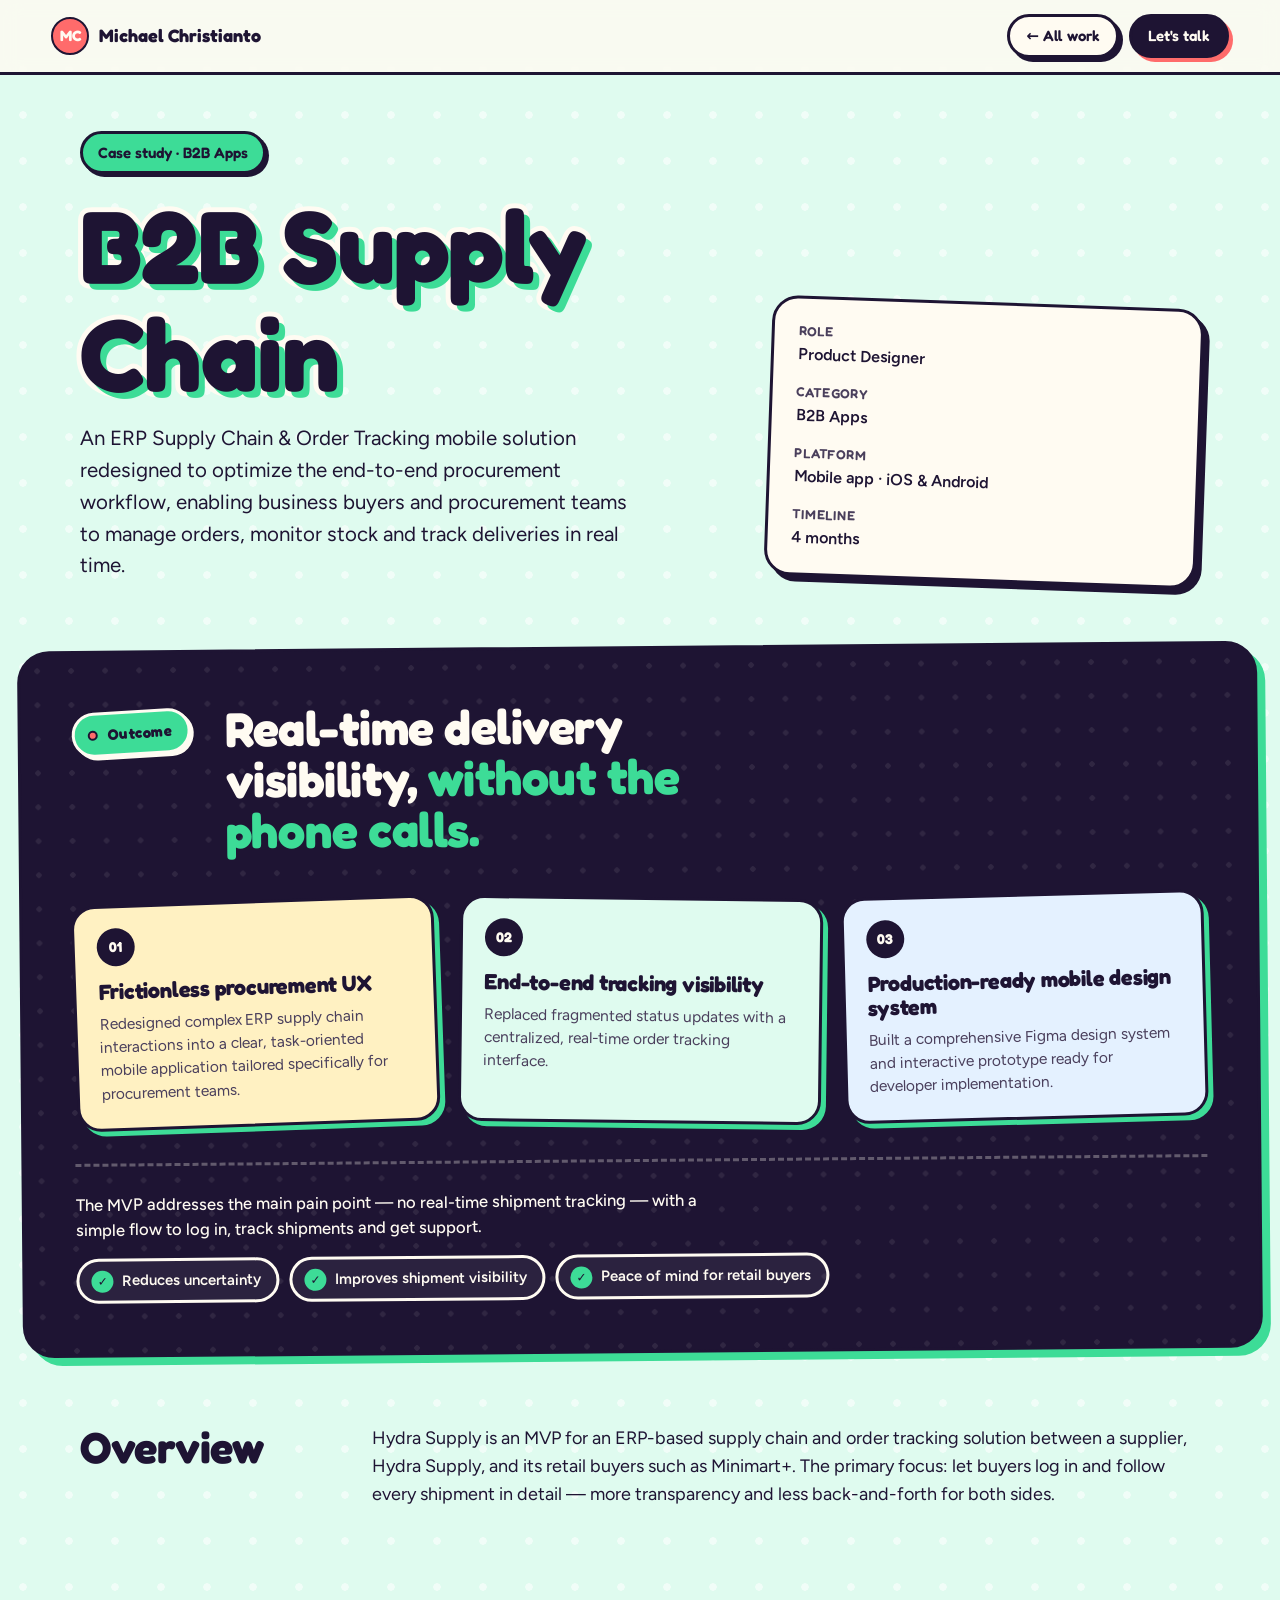
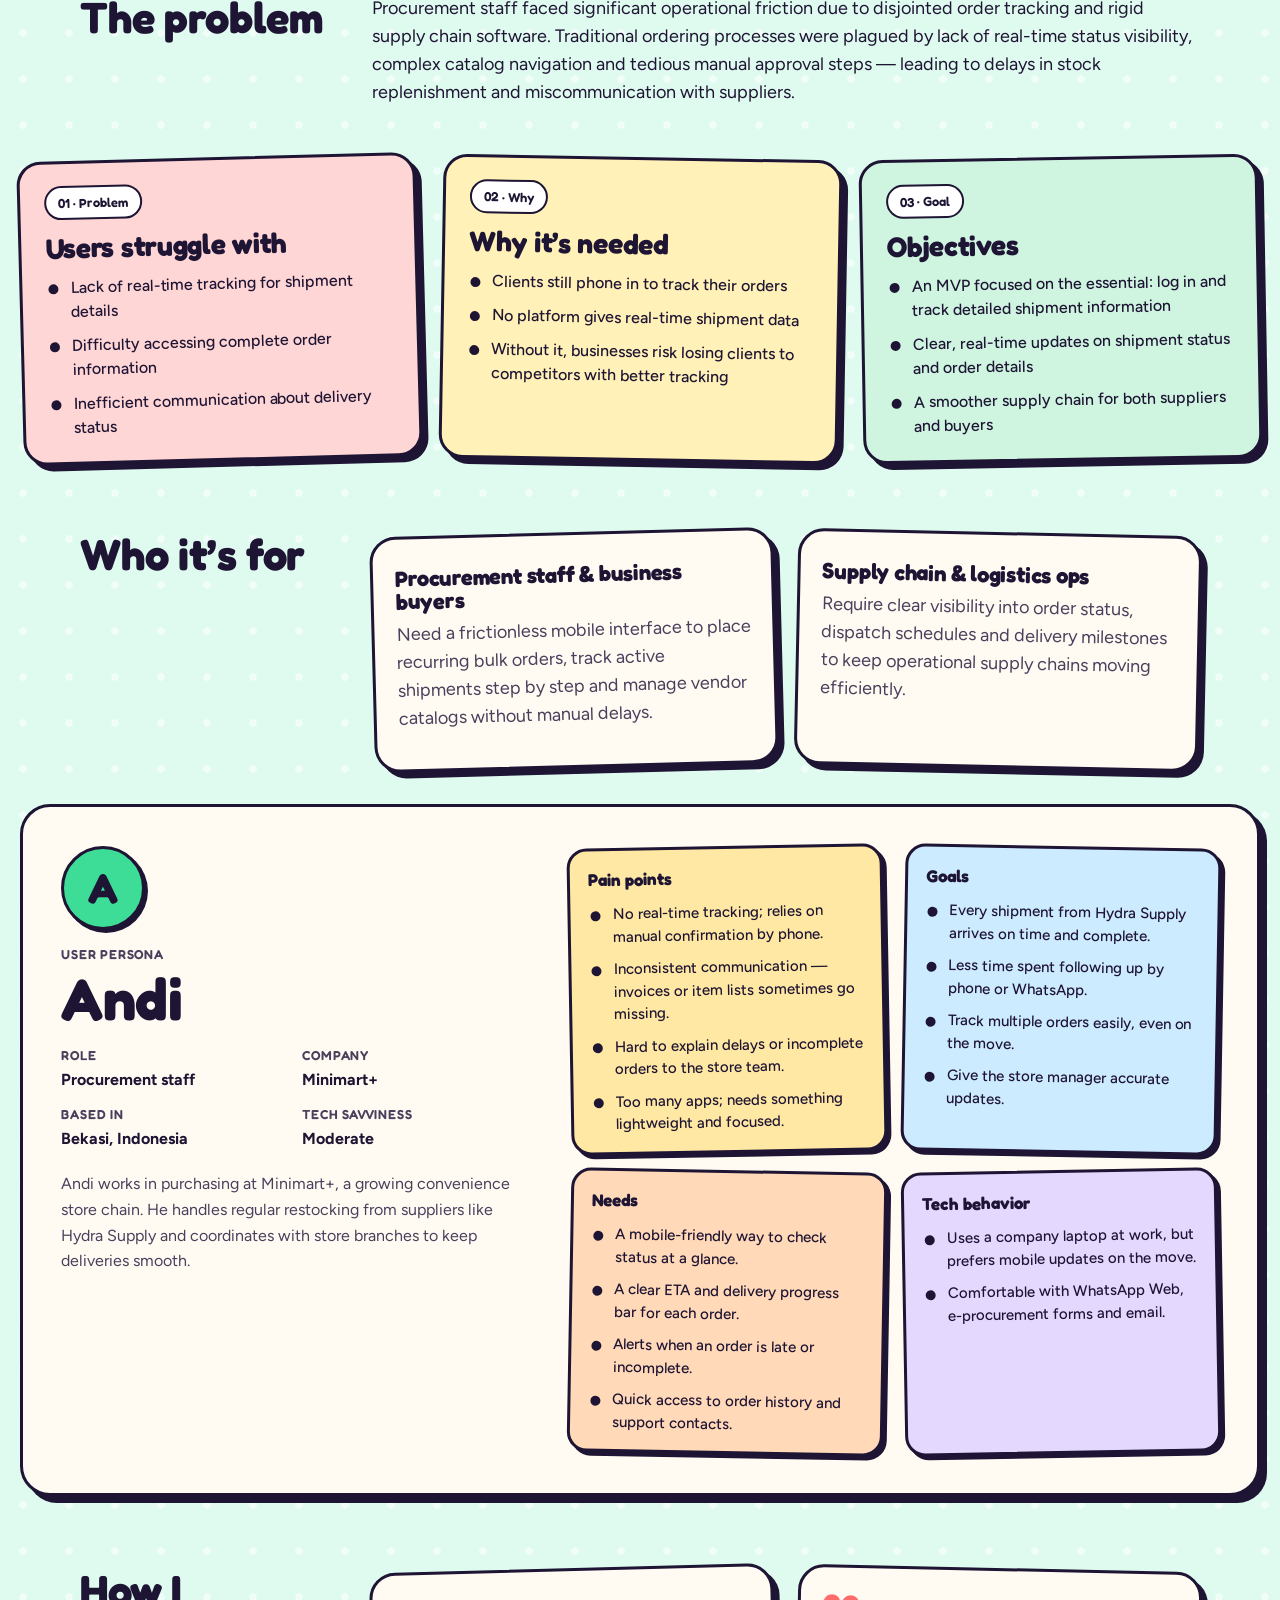
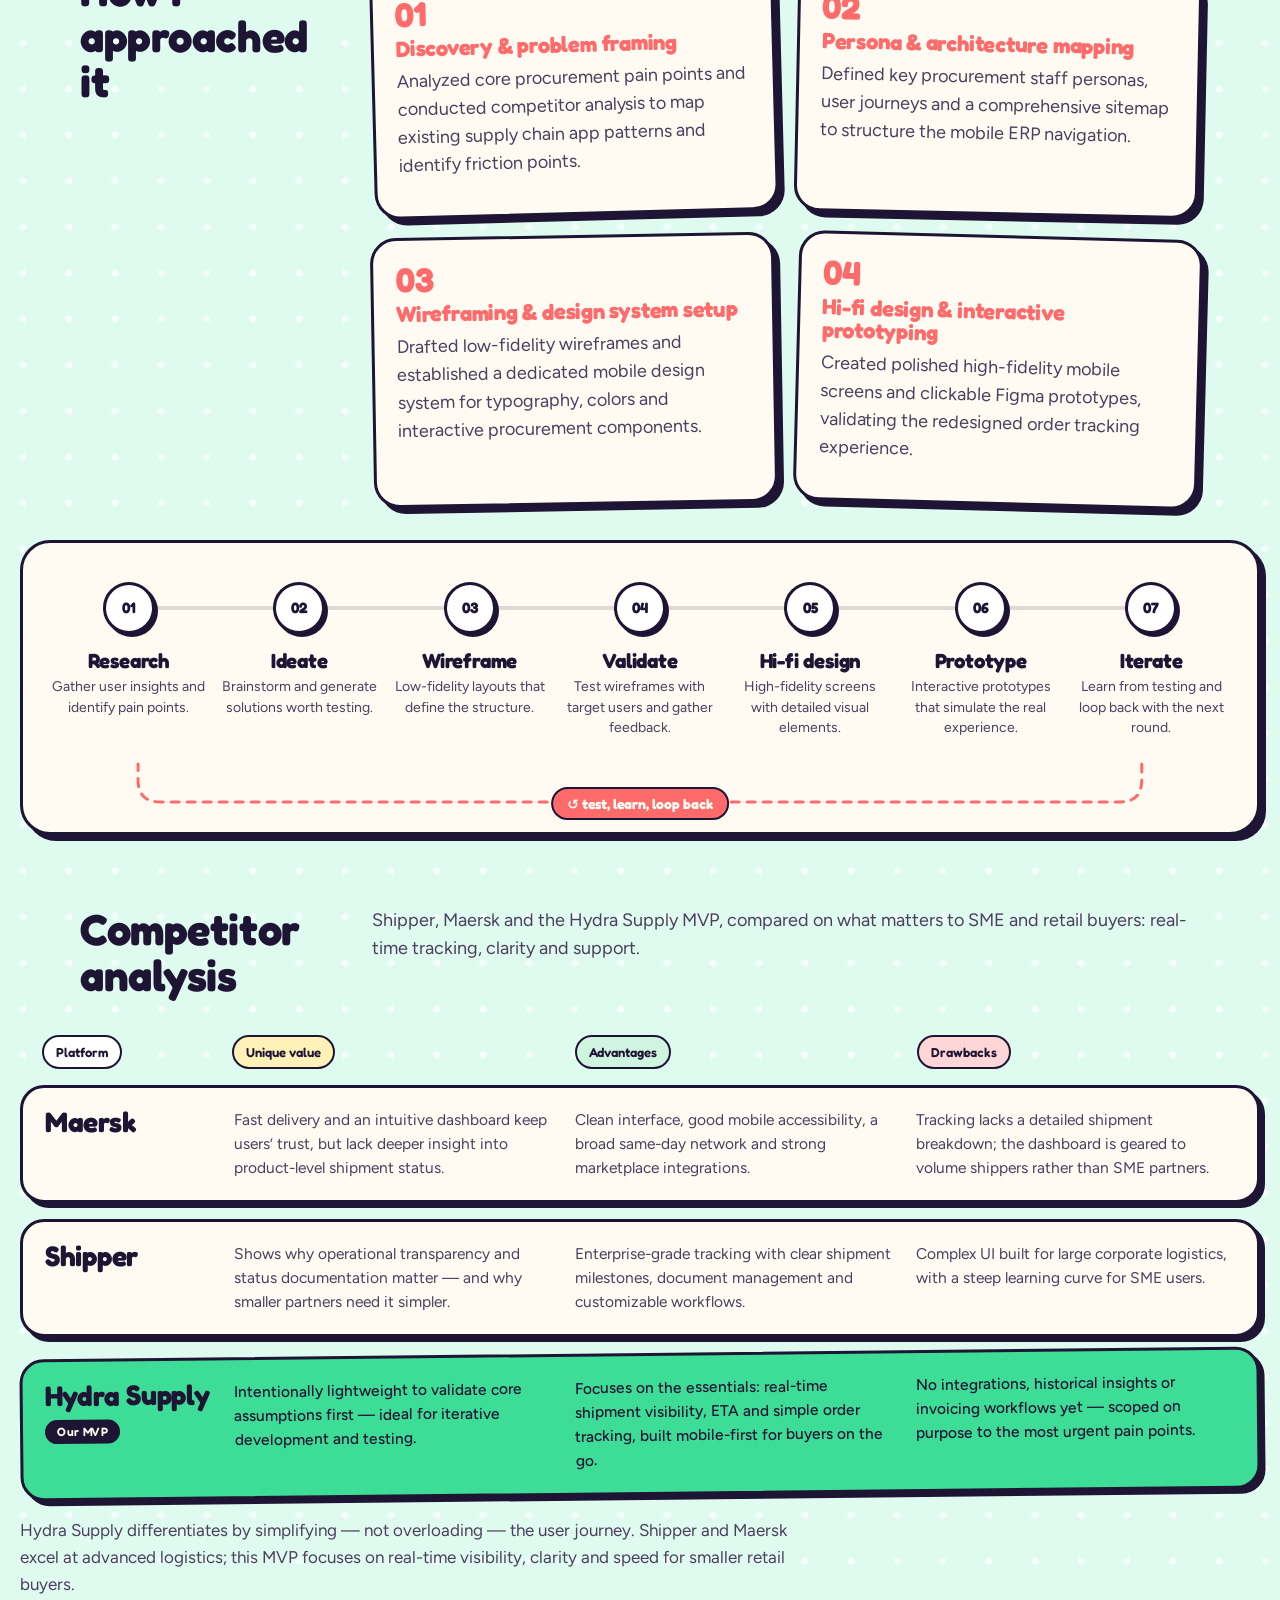
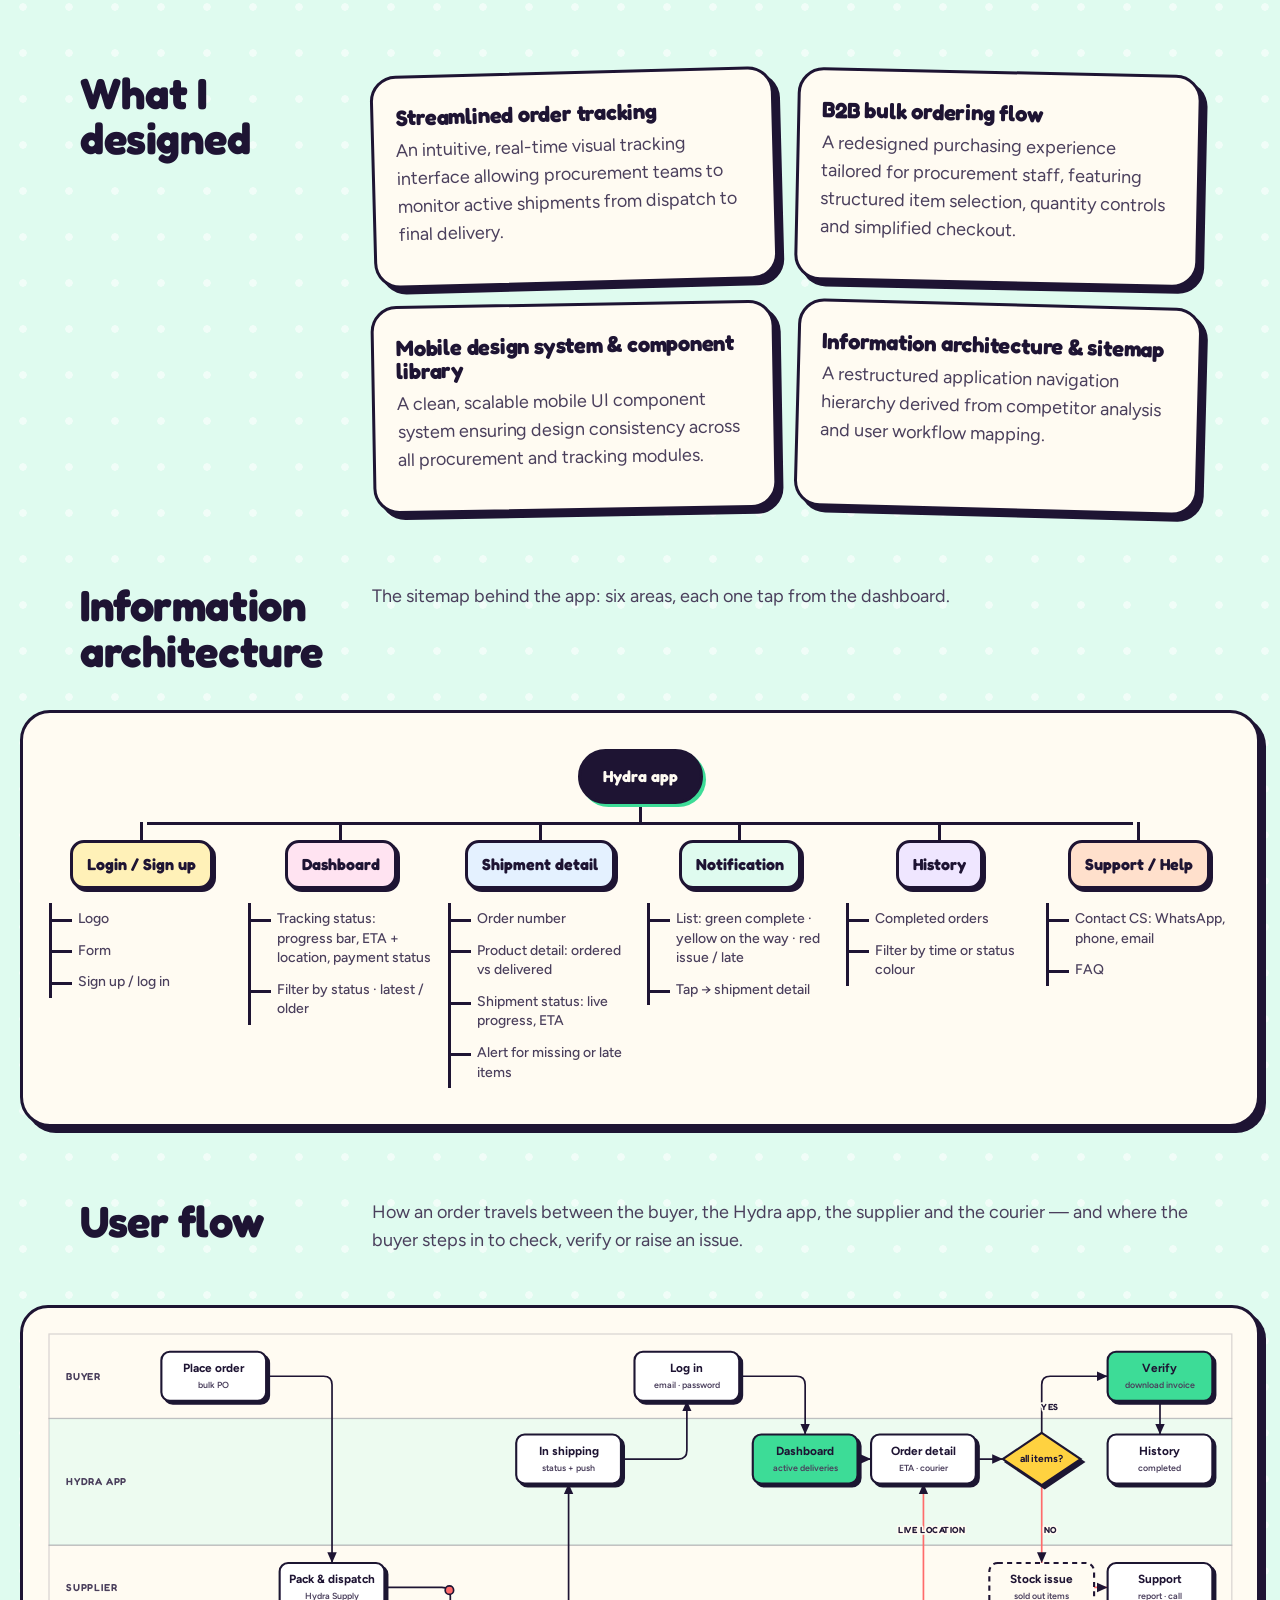
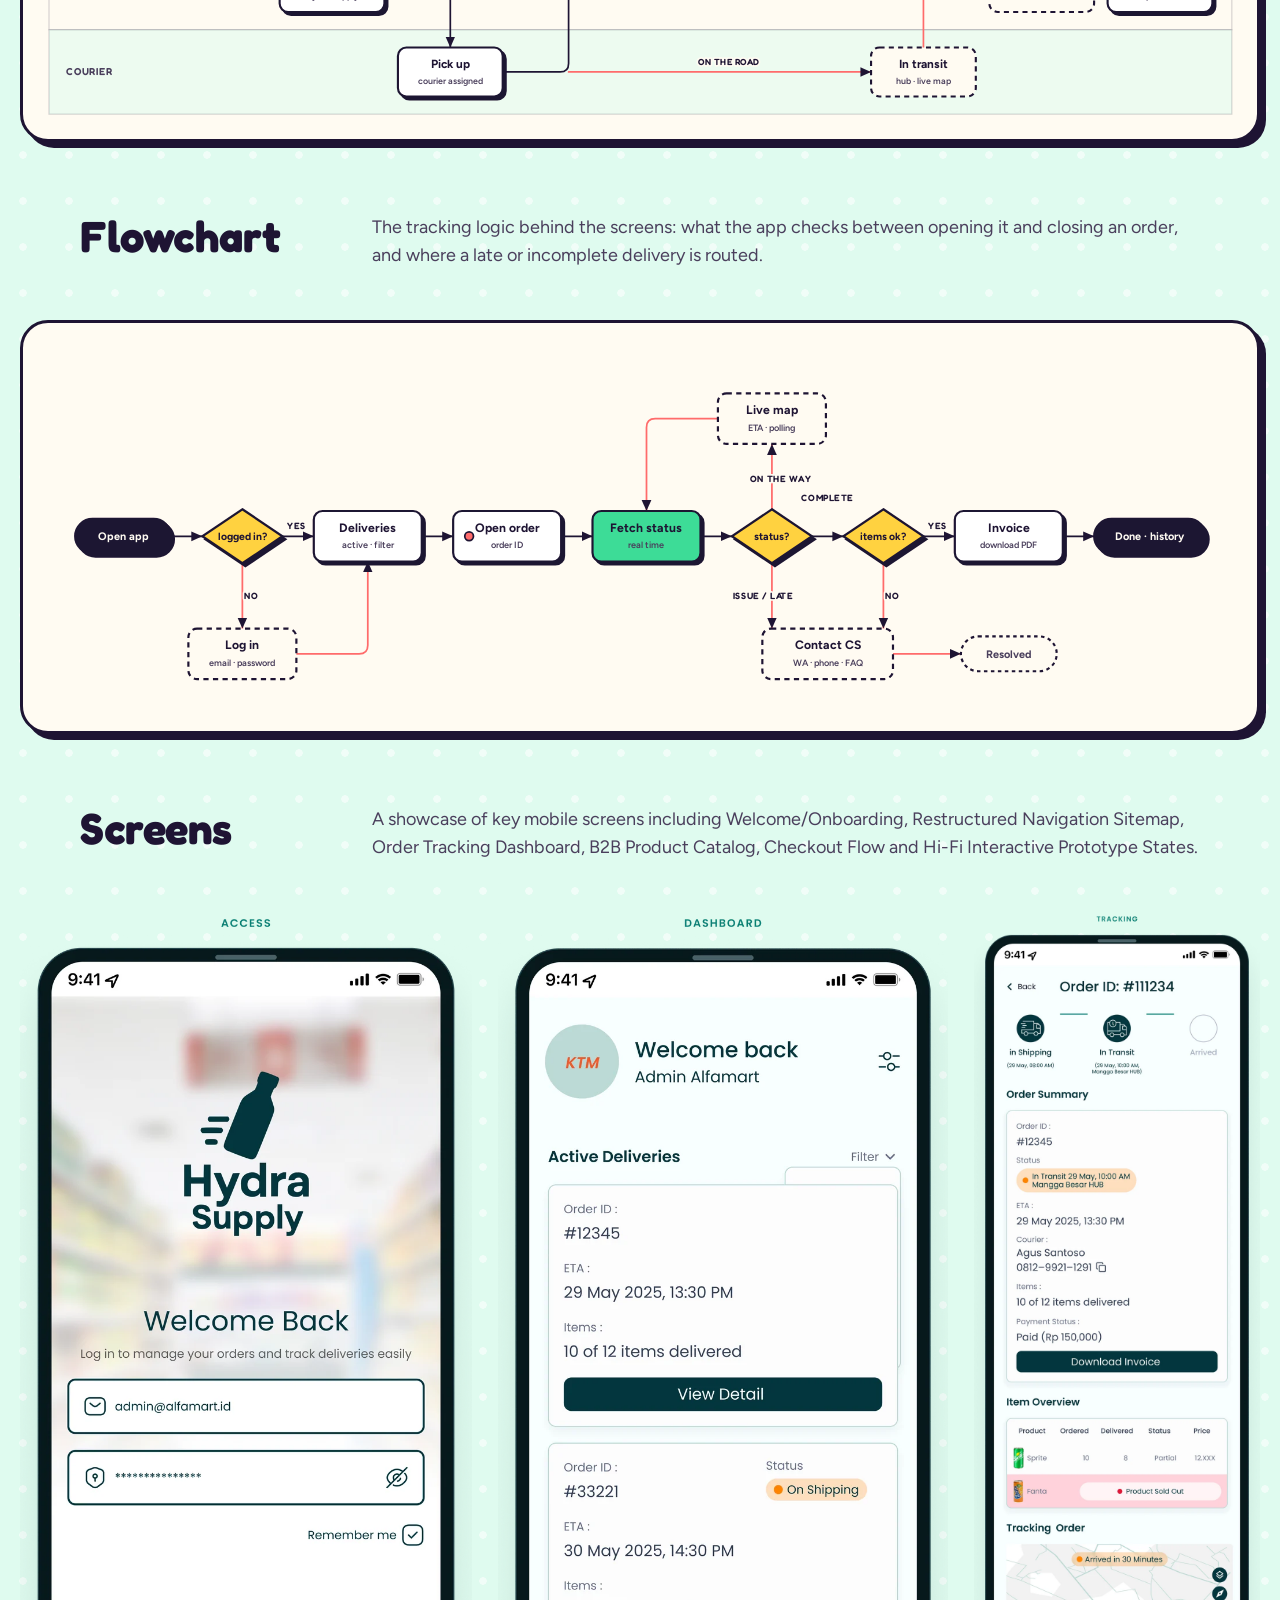
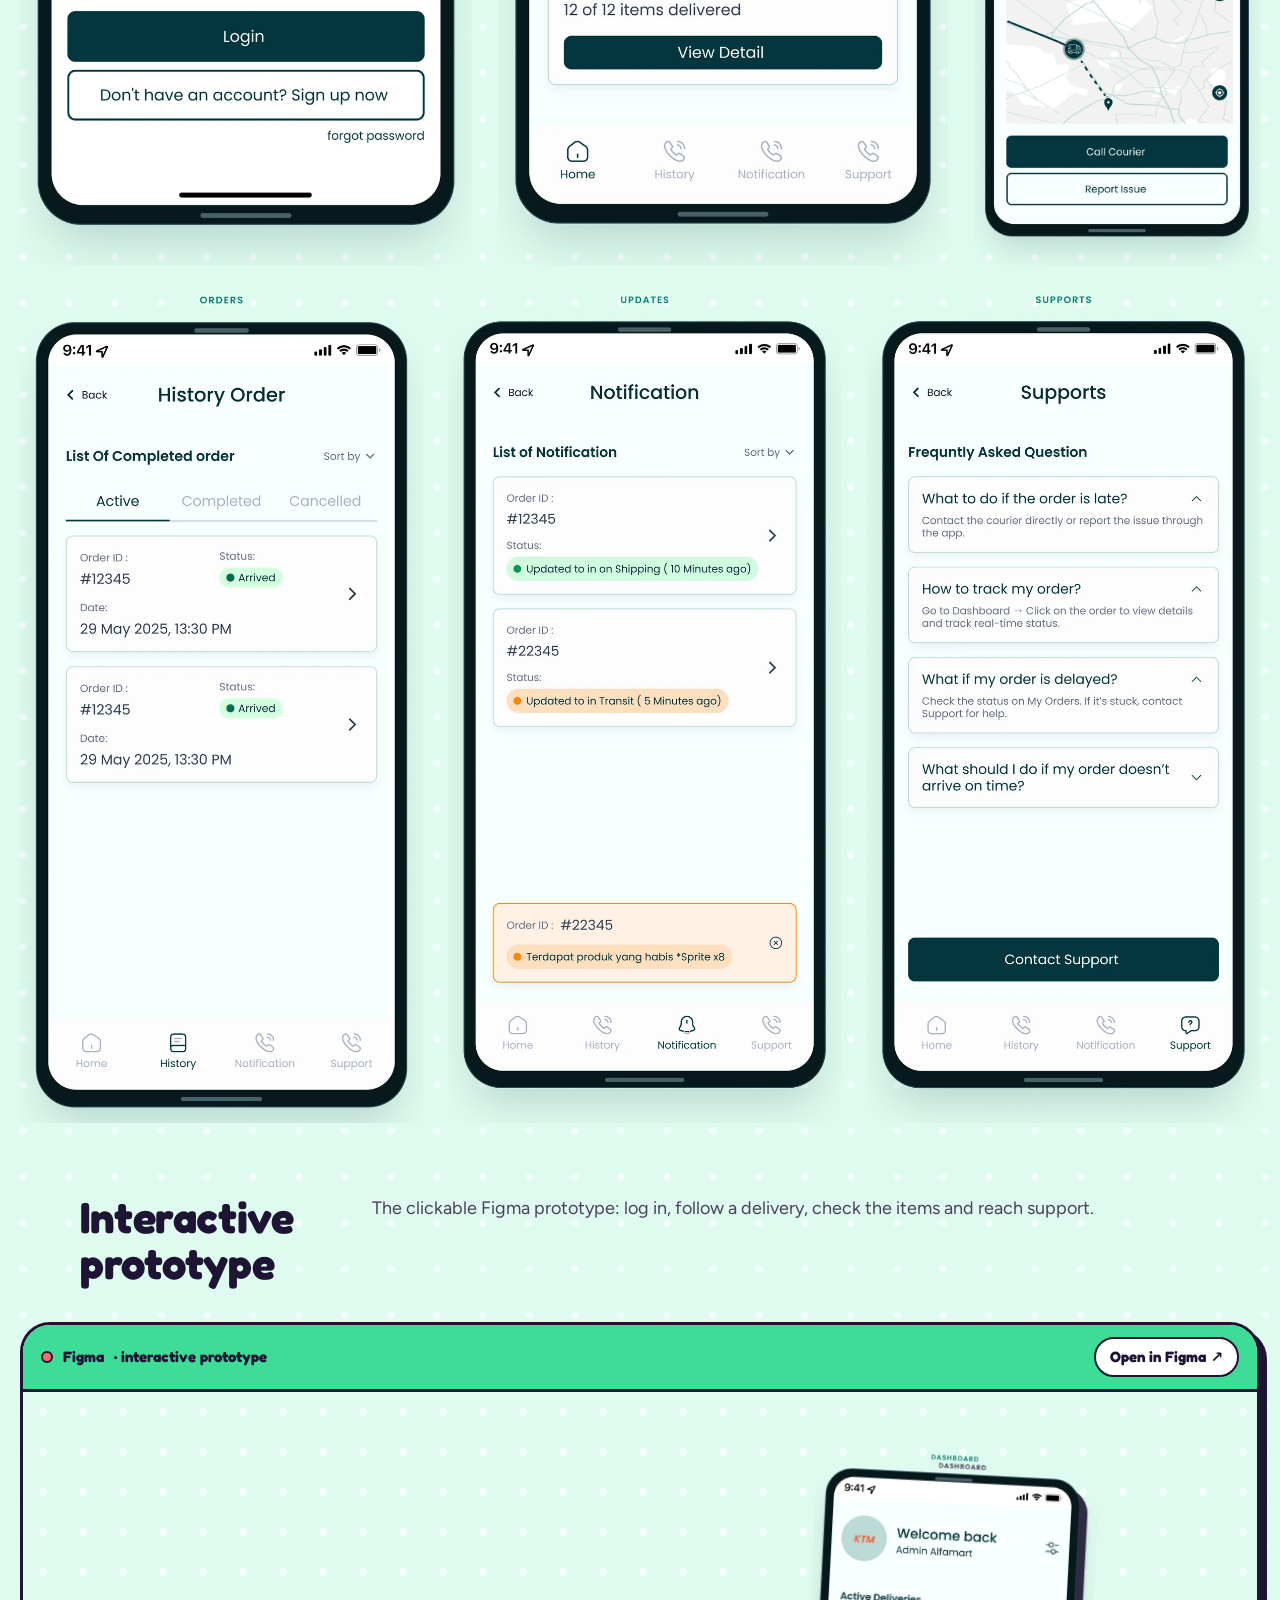
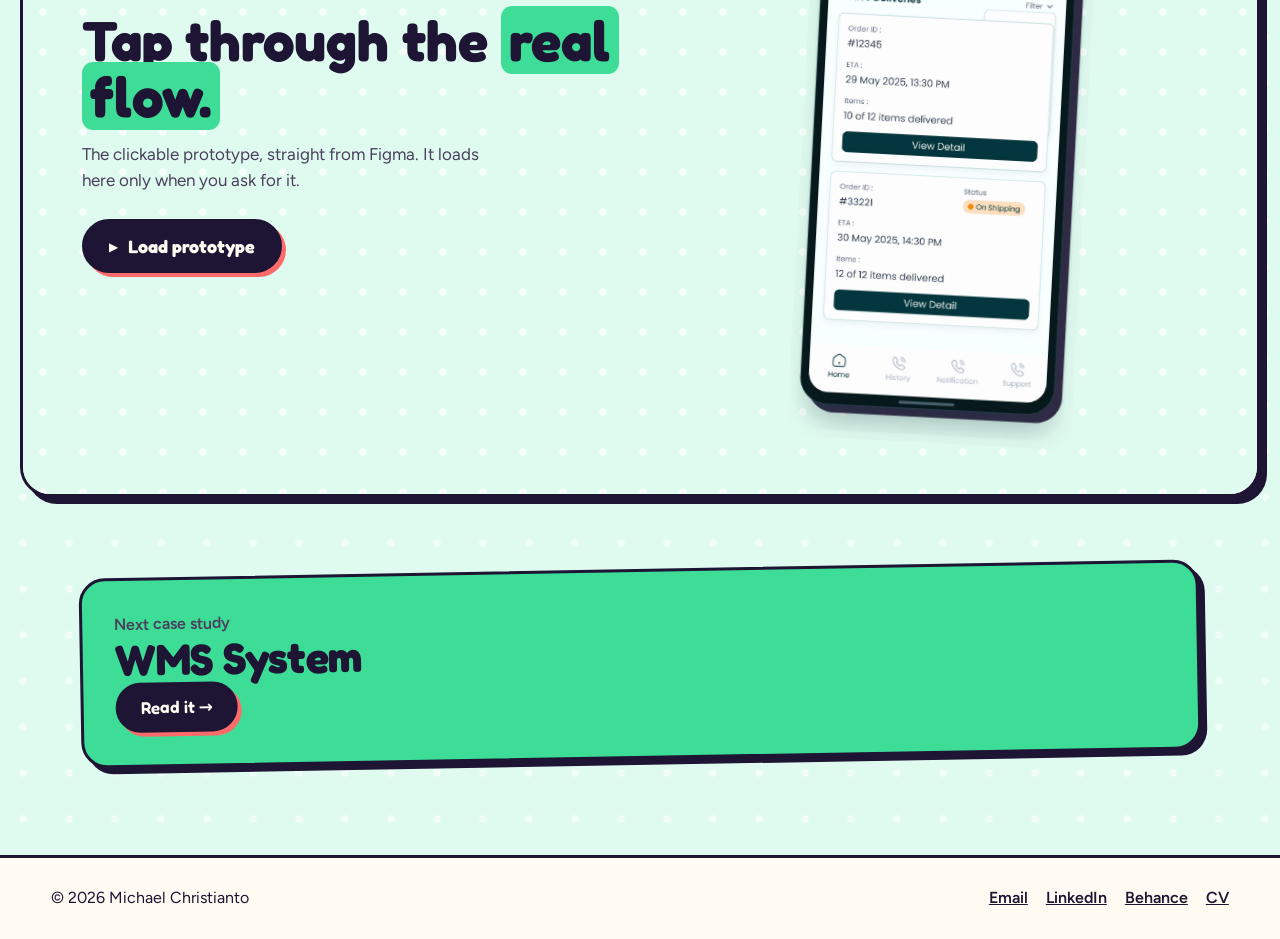
<file: case/b2b-supply-chain.html>
<!doctype html>
<html lang="en">
<head>
<meta charset="utf-8">
<meta name="viewport" content="width=device-width, initial-scale=1">
<title>B2B Supply Chain — Case study · Michael Christianto</title>
<meta name="description" content="Case study: B2B Supply Chain (B2B Apps) — Product Designer, Michael Christianto.">
<script>document.documentElement.classList.add('js')</script>
<link rel="icon" type="image/png" href="../assets/favicon.png">
<link rel="apple-touch-icon" href="../assets/apple-touch-icon.png">
<link rel="preconnect" href="https://fonts.googleapis.com">
<link rel="stylesheet" href="https://fonts.googleapis.com/css2?family=Fredoka:wght@500;600;700&family=Figtree:wght@400;500;600;700&display=swap">
<link rel="stylesheet" href="../assets/case.css">
<style>:root{--bg:#DFFBEF;--accent:#3DDC97}</style>
</head>
<body>
<svg width="0" height="0" style="position:absolute" aria-hidden="true" focusable="false"><defs><filter id="p1-sh" x="-10%" y="-10%" width="130%" height="140%"><feFlood flood-color="#1E1433"/><feComposite in2="SourceAlpha" operator="in"/><feOffset dx="3" dy="3" result="s"/><feMerge><feMergeNode in="s"/><feMergeNode in="SourceGraphic"/></feMerge></filter></defs></svg>
<header>
  <a class="logo" href="../index.html"><span>MC</span><span>Michael Christianto</span></a>
  <nav>
    <a class="btn" href="../index.html#work">← All work</a>
    <a class="btn btn-ink" href="mailto:michaelchristianto.job@gmail.com">Let's talk</a>
  </nav>
</header>
<main>
  <section class="hero">
    <div>
      <span class="label">Case study · B2B Apps</span>
      <h1 class="stroke">B2B Supply Chain</h1>
      <p class="lead">An ERP Supply Chain &amp; Order Tracking mobile solution redesigned to optimize the end-to-end procurement workflow, enabling business buyers and procurement teams to manage orders, monitor stock and track deliveries in real time.</p>
    </div>
    <dl class="sticker meta" style="--r:2deg;margin:0"><div><dt>Role</dt><dd>Product Designer</dd></div><div><dt>Category</dt><dd>B2B Apps</dd></div><div><dt>Platform</dt><dd>Mobile app · iOS &amp; Android</dd></div><div><dt>Timeline</dt><dd>4 months</dd></div></dl>
  </section>
  <div class="wide oh-wrap"><section class="oh" id="outcome" aria-labelledby="oh-title"><div class="oh-in"><header class="oh-head"><span class="mono oh-tag"><i aria-hidden="true"></i>Outcome</span><h2 class="oh-lead" id="oh-title">Real-time delivery visibility, <em>without the phone calls.</em></h2></header><div class="oh-grid"><div class="oh-item"><span class="mono oh-i">01</span><h3>Frictionless procurement UX</h3><p>Redesigned complex ERP supply chain interactions into a clear, task-oriented mobile application tailored specifically for procurement teams.</p></div><div class="oh-item"><span class="mono oh-i">02</span><h3>End-to-end tracking visibility</h3><p>Replaced fragmented status updates with a centralized, real-time order tracking interface.</p></div><div class="oh-item"><span class="mono oh-i">03</span><h3>Production-ready mobile design system</h3><p>Built a comprehensive Figma design system and interactive prototype ready for developer implementation.</p></div></div><div class="oh-extra"><p>The MVP addresses the main pain point — no real-time shipment tracking — with a simple flow to log in, track shipments and get support.</p><ul class="checks"><li>Reduces uncertainty</li><li>Improves shipment visibility</li><li>Peace of mind for retail buyers</li></ul></div></div></section></div>
  <section class="sec">
    <h2>Overview</h2>
    <div class="body"><p>Hydra Supply is an MVP for an ERP-based supply chain and order tracking solution between a supplier, Hydra Supply, and its retail buyers such as Minimart+. The primary focus: let buyers log in and follow every shipment in detail — more transparency and less back-and-forth for both sides.</p></div>
  </section>
  <section class="sec sec-lead">
    <h2>The problem</h2>
    <div class="body"><p>Procurement staff faced significant operational friction due to disjointed order tracking and rigid supply chain software. Traditional ordering processes were plagued by lack of real-time status visibility, complex catalog navigation and tedious manual approval steps — leading to delays in stock replenishment and miscommunication with suppliers.</p></div>
  </section>
  <div class="wide"><div class="pwg"><div class="pwg-card"><span class="mono">01 · Problem</span><h3>Users struggle with</h3><ul><li>Lack of real-time tracking for shipment details</li><li>Difficulty accessing complete order information</li><li>Inefficient communication about delivery status</li></ul></div><div class="pwg-card"><span class="mono">02 · Why</span><h3>Why it’s needed</h3><ul><li>Clients still phone in to track their orders</li><li>No platform gives real-time shipment data</li><li>Without it, businesses risk losing clients to competitors with better tracking</li></ul></div><div class="pwg-card"><span class="mono">03 · Goal</span><h3>Objectives</h3><ul><li>An MVP focused on the essential: log in and track detailed shipment information</li><li>Clear, real-time updates on shipment status and order details</li><li>A smoother supply chain for both suppliers and buyers</li></ul></div></div></div>
  <section class="sec sec-lead">
    <h2>Who it’s for</h2>
    <div class="body"><div class="steps two"><div class="sticker step" style="--r:-1.5deg"><h3>Procurement staff &amp; business buyers</h3><p>Need a frictionless mobile interface to place recurring bulk orders, track active shipments step by step and manage vendor catalogs without manual delays.</p></div><div class="sticker step" style="--r:1.2deg"><h3>Supply chain &amp; logistics ops</h3><p>Require clear visibility into order status, dispatch schedules and delivery milestones to keep operational supply chains moving efficiently.</p></div></div></div>
  </section>
  <div class="wide"><div class="persona-wrap"><article class="persona"><header class="persona-id"><span class="persona-av" aria-hidden="true">A</span><div><span class="mono muted">User persona</span><h3>Andi</h3><dl><div><dt class="mono">Role</dt><dd>Procurement staff</dd></div><div><dt class="mono">Company</dt><dd>Minimart+</dd></div><div><dt class="mono">Based in</dt><dd>Bekasi, Indonesia</dd></div><div><dt class="mono">Tech savviness</dt><dd>Moderate</dd></div></dl></div><p class="persona-bio">Andi works in purchasing at Minimart+, a growing convenience store chain. He handles regular restocking from suppliers like Hydra Supply and coordinates with store branches to keep deliveries smooth.</p></header><div class="persona-groups"><div class="pg"><span class="mono">Pain points</span><ul><li>No real-time tracking; relies on manual confirmation by phone.</li><li>Inconsistent communication — invoices or item lists sometimes go missing.</li><li>Hard to explain delays or incomplete orders to the store team.</li><li>Too many apps; needs something lightweight and focused.</li></ul></div><div class="pg"><span class="mono">Goals</span><ul><li>Every shipment from Hydra Supply arrives on time and complete.</li><li>Less time spent following up by phone or WhatsApp.</li><li>Track multiple orders easily, even on the move.</li><li>Give the store manager accurate updates.</li></ul></div><div class="pg"><span class="mono">Needs</span><ul><li>A mobile-friendly way to check status at a glance.</li><li>A clear ETA and delivery progress bar for each order.</li><li>Alerts when an order is late or incomplete.</li><li>Quick access to order history and support contacts.</li></ul></div><div class="pg"><span class="mono">Tech behavior</span><ul><li>Uses a company laptop at work, but prefers mobile updates on the move.</li><li>Comfortable with WhatsApp Web, e-procurement forms and email.</li></ul></div></div></article></div></div>
  <section class="sec sec-lead">
    <h2>How I approached it</h2>
    <div class="body"><div class="steps two"><div class="sticker step" style="--r:-1.5deg"><b>01</b><h3>Discovery &amp; problem framing</h3><p>Analyzed core procurement pain points and conducted competitor analysis to map existing supply chain app patterns and identify friction points.</p></div><div class="sticker step" style="--r:1.2deg"><b>02</b><h3>Persona &amp; architecture mapping</h3><p>Defined key procurement staff personas, user journeys and a comprehensive sitemap to structure the mobile ERP navigation.</p></div><div class="sticker step" style="--r:-1deg"><b>03</b><h3>Wireframing &amp; design system setup</h3><p>Drafted low-fidelity wireframes and established a dedicated mobile design system for typography, colors and interactive procurement components.</p></div><div class="sticker step" style="--r:1.5deg"><b>04</b><h3>Hi-fi design &amp; interactive prototyping</h3><p>Created polished high-fidelity mobile screens and clickable Figma prototypes, validating the redesigned order tracking experience.</p></div></div></div>
  </section>
  <div class="wide"><div class="dt-wrap"><div class="dt" data-inview style="--n:7"><ol class="dt-steps"><li style="--i:0"><span class="dt-dot mono">01</span><h3>Research</h3><p>Gather user insights and identify pain points.</p></li><li style="--i:1"><span class="dt-dot mono">02</span><h3>Ideate</h3><p>Brainstorm and generate solutions worth testing.</p></li><li style="--i:2"><span class="dt-dot mono">03</span><h3>Wireframe</h3><p>Low-fidelity layouts that define the structure.</p></li><li style="--i:3"><span class="dt-dot mono">04</span><h3>Validate</h3><p>Test wireframes with target users and gather feedback.</p></li><li style="--i:4"><span class="dt-dot mono">05</span><h3>Hi-fi design</h3><p>High-fidelity screens with detailed visual elements.</p></li><li style="--i:5"><span class="dt-dot mono">06</span><h3>Prototype</h3><p>Interactive prototypes that simulate the real experience.</p></li><li style="--i:6"><span class="dt-dot mono">07</span><h3>Iterate</h3><p>Learn from testing and loop back with the next round.</p></li></ol><div class="dt-back" aria-hidden="true"><svg viewBox="0 0 1000 44" preserveAspectRatio="none"><path d="M995,2 V18 Q995,40 973,40 H27 Q5,40 5,18 V2"/></svg><span class="mono">↺ test, learn, loop back</span></div></div></div></div>
  <section class="sec sec-lead">
    <h2>Competitor analysis</h2>
    <div class="body"><p class="muted">Shipper, Maersk and the Hydra Supply MVP, compared on what matters to SME and retail buyers: real-time tracking, clarity and support.</p></div>
  </section>
  <div class="wide"><div class="cmp-wrap"><div class="cmp"><div class="cmp-row cmp-head"><span class="mono">Platform</span><span class="mono">Unique value</span><span class="mono">Advantages</span><span class="mono">Drawbacks</span></div><div class="cmp-row"><h3>Maersk</h3><div><span class="mono">Unique value</span><p>Fast delivery and an intuitive dashboard keep users’ trust, but lack deeper insight into product-level shipment status.</p></div><div><span class="mono">Advantages</span><p>Clean interface, good mobile accessibility, a broad same-day network and strong marketplace integrations.</p></div><div><span class="mono">Drawbacks</span><p>Tracking lacks a detailed shipment breakdown; the dashboard is geared to volume shippers rather than SME partners.</p></div></div><div class="cmp-row"><h3>Shipper</h3><div><span class="mono">Unique value</span><p>Shows why operational transparency and status documentation matter — and why smaller partners need it simpler.</p></div><div><span class="mono">Advantages</span><p>Enterprise-grade tracking with clear shipment milestones, document management and customizable workflows.</p></div><div><span class="mono">Drawbacks</span><p>Complex UI built for large corporate logistics, with a steep learning curve for SME users.</p></div></div><div class="cmp-row is-us"><h3>Hydra Supply<span class="mono">Our MVP</span></h3><div><span class="mono">Unique value</span><p>Intentionally lightweight to validate core assumptions first — ideal for iterative development and testing.</p></div><div><span class="mono">Advantages</span><p>Focuses on the essentials: real-time shipment visibility, ETA and simple order tracking, built mobile-first for buyers on the go.</p></div><div><span class="mono">Drawbacks</span><p>No integrations, historical insights or invoicing workflows yet — scoped on purpose to the most urgent pain points.</p></div></div></div><p class="cmp-note muted">Hydra Supply differentiates by simplifying — not overloading — the user journey. Shipper and Maersk excel at advanced logistics; this MVP focuses on real-time visibility, clarity and speed for smaller retail buyers.</p></div></div>
  <section class="sec">
    <h2>What I designed</h2>
    <div class="body"><div class="steps two"><div class="sticker step" style="--r:-1.5deg"><h3>Streamlined order tracking</h3><p>An intuitive, real-time visual tracking interface allowing procurement teams to monitor active shipments from dispatch to final delivery.</p></div><div class="sticker step" style="--r:1.2deg"><h3>B2B bulk ordering flow</h3><p>A redesigned purchasing experience tailored for procurement staff, featuring structured item selection, quantity controls and simplified checkout.</p></div><div class="sticker step" style="--r:-1deg"><h3>Mobile design system &amp; component library</h3><p>A clean, scalable mobile UI component system ensuring design consistency across all procurement and tracking modules.</p></div><div class="sticker step" style="--r:1.5deg"><h3>Information architecture &amp; sitemap</h3><p>A restructured application navigation hierarchy derived from competitor analysis and user workflow mapping.</p></div></div></div>
  </section>
  <section class="sec sec-lead">
    <h2>Information architecture</h2>
    <div class="body"><p class="muted">The sitemap behind the app: six areas, each one tap from the dashboard.</p></div>
  </section>
  <div class="wide"><div class="sm-wrap"><div class="sm" data-inview><span class="sm-root mono">Hydra app</span><ul class="sm-cols" style="--n:6"><li><span class="sm-node">Login / Sign up</span><ul><li>Logo</li><li>Form</li><li>Sign up / log in</li></ul></li><li><span class="sm-node">Dashboard</span><ul><li>Tracking status: progress bar, ETA + location, payment status</li><li>Filter by status · latest / older</li></ul></li><li><span class="sm-node">Shipment detail</span><ul><li>Order number</li><li>Product detail: ordered vs delivered</li><li>Shipment status: live progress, ETA</li><li>Alert for missing or late items</li></ul></li><li><span class="sm-node">Notification</span><ul><li>List: green complete · yellow on the way · red issue / late</li><li>Tap → shipment detail</li></ul></li><li><span class="sm-node">History</span><ul><li>Completed orders</li><li>Filter by time or status colour</li></ul></li><li><span class="sm-node">Support / Help</span><ul><li>Contact CS: WhatsApp, phone, email</li><li>FAQ</li></ul></li></ul></div></div></div>
  <section class="sec sec-lead">
    <h2>User flow</h2>
    <div class="body"><p class="muted">How an order travels between the buyer, the Hydra app, the supplier and the courier — and where the buyer steps in to check, verify or raise an issue.</p></div>
  </section>
  <div class="wide"><div class="fc-wrap" data-fc><svg class="fc-svg" viewBox="0 0 1400 450" role="img" aria-labelledby="b2u-title"><title id="b2u-title">Order user flow: the buyer places a bulk order, the supplier packs and dispatches it, a courier picks it up and the app marks it in shipping with a push notification; the buyer logs in, sees active deliveries, opens the order detail fed by the courier’s live location, and if all items arrived verifies the order and downloads the invoice, which moves to history; otherwise a stock issue is flagged and support is contacted.</title><defs><marker id="b2u-arrow" viewBox="0 0 10 10" refX="9" refY="5" markerWidth="7" markerHeight="7" orient="auto-start-reverse"><path d="M0,1 L9,5 L0,9 Z" class="fc-head"/></marker></defs><g class="fc-lane"><rect x="0" y="0" width="1400" height="100" class=""/><text x="20" y="54">BUYER</text></g><g class="fc-lane"><rect x="0" y="100" width="1400" height="150" class="odd"/><text x="20" y="179">HYDRA APP</text></g><g class="fc-lane"><rect x="0" y="250" width="1400" height="100" class=""/><text x="20" y="304">SUPPLIER</text></g><g class="fc-lane"><rect x="0" y="350" width="1400" height="100" class="odd"/><text x="20" y="404">COURIER</text></g><g class="fc-link" style="--k:0.5"><path d="M257,50 L325,50 Q335,50 335,60 L335,271" pathLength="1" marker-end="url(#b2u-arrow)"/></g><g class="fc-link" style="--k:1.5"><path d="M397,300 L465,300 Q475,300 475,310 L475,371" pathLength="1" marker-end="url(#b2u-arrow)"/></g><g class="fc-link" style="--k:2.5"><path d="M537,400 L605,400 Q615,400 615,390 L615,177" pathLength="1" marker-end="url(#b2u-arrow)"/></g><g class="fc-link fc-alt" style="--k:6"><path d="M615,400 L973,400" pathLength="1" marker-end="url(#b2u-arrow)"/><text class="fc-lab" x="805.0" y="392" text-anchor="middle">on the road</text></g><g class="fc-link" style="--k:3.5"><path d="M677,148 L745,148 Q755,148 755,138 L755,79" pathLength="1" marker-end="url(#b2u-arrow)"/></g><g class="fc-link" style="--k:4.5"><path d="M817,50 L885,50 Q895,50 895,60 L895,119" pathLength="1" marker-end="url(#b2u-arrow)"/></g><g class="fc-link" style="--k:5.5"><path d="M957,148 L973,148" pathLength="1" marker-end="url(#b2u-arrow)"/></g><g class="fc-link fc-alt" style="--k:6.5"><path d="M1035,371 L1035,177" pathLength="1" marker-end="url(#b2u-arrow)"/><text class="fc-lab" x="1045" y="236" text-anchor="start">live location</text></g><g class="fc-link" style="--k:7"><path d="M1097,148 L1129,148" pathLength="1" marker-end="url(#b2u-arrow)"/></g><g class="fc-link" style="--k:8"><path d="M1175,117 L1175,60 Q1175,50 1185,50 L1253,50" pathLength="1" marker-end="url(#b2u-arrow)"/><text class="fc-lab" x="1185" y="90" text-anchor="start">yes</text></g><g class="fc-link" style="--k:9"><path d="M1315,79 L1315,119" pathLength="1" marker-end="url(#b2u-arrow)"/></g><g class="fc-link fc-alt" style="--k:8"><path d="M1175,179 L1175,271" pathLength="1" marker-end="url(#b2u-arrow)"/><text class="fc-lab" x="1185" y="236" text-anchor="start">no</text></g><g class="fc-link fc-alt" style="--k:9"><path d="M1237,300 L1253,300" pathLength="1" marker-end="url(#b2u-arrow)"/></g><g class="fc-node" style="--k:0"><rect x="133" y="21" width="124" height="58" rx="10"/><text class="fc-t" x="195" y="45">Place order</text><text class="fc-s" x="195" y="64">bulk PO</text></g><g class="fc-node" style="--k:1"><rect x="273" y="271" width="124" height="58" rx="10"/><text class="fc-t" x="335" y="295">Pack &amp; dispatch</text><text class="fc-s" x="335" y="314">Hydra Supply</text></g><g class="fc-node" style="--k:2"><rect x="413" y="371" width="124" height="58" rx="10"/><text class="fc-t" x="475" y="395">Pick up</text><text class="fc-s" x="475" y="414">courier assigned</text></g><g class="fc-node" style="--k:3"><rect x="553" y="119" width="124" height="58" rx="10"/><text class="fc-t" x="615" y="143">In shipping</text><text class="fc-s" x="615" y="162">status + push</text></g><g class="fc-node" style="--k:4"><rect x="693" y="21" width="124" height="58" rx="10"/><text class="fc-t" x="755" y="45">Log in</text><text class="fc-s" x="755" y="64">email · password</text></g><g class="fc-node fc-key" style="--k:5"><rect x="833" y="119" width="124" height="58" rx="10"/><text class="fc-t" x="895" y="143">Dashboard</text><text class="fc-s" x="895" y="162">active deliveries</text></g><g class="fc-node" style="--k:6"><rect x="973" y="119" width="124" height="58" rx="10"/><text class="fc-t" x="1035" y="143">Order detail</text><text class="fc-s" x="1035" y="162">ETA · courier</text></g><g class="fc-node fc-dash" style="--k:6.2"><rect x="973" y="371" width="124" height="58" rx="10"/><text class="fc-t" x="1035" y="395">In transit</text><text class="fc-s" x="1035" y="414">hub · live map</text></g><g class="fc-node fc-dec" style="--k:7"><path d="M1175,117 L1221,148 L1175,179 L1129,148 Z"/><text class="fc-t fc-small" x="1175" y="152">all items?</text></g><g class="fc-node fc-key" style="--k:8"><rect x="1253" y="21" width="124" height="58" rx="10"/><text class="fc-t" x="1315" y="45">Verify</text><text class="fc-s" x="1315" y="64">download invoice</text></g><g class="fc-node" style="--k:9"><rect x="1253" y="119" width="124" height="58" rx="10"/><text class="fc-t" x="1315" y="143">History</text><text class="fc-s" x="1315" y="162">completed</text></g><g class="fc-node fc-dash" style="--k:8.4"><rect x="1113" y="271" width="124" height="58" rx="10"/><text class="fc-t" x="1175" y="295">Stock issue</text><text class="fc-s" x="1175" y="314">sold out items</text></g><g class="fc-node" style="--k:9.4"><rect x="1253" y="271" width="124" height="58" rx="10"/><text class="fc-t" x="1315" y="295">Support</text><text class="fc-s" x="1315" y="314">report · call</text></g><path id="b2u-trail" class="fc-trail" d="M195,50 L327,50 Q335,50 335,58 L335,292 Q335,300 343,300 L467,300 Q475,300 475,308 L475,392 Q475,400 483,400 L607,400 Q615,400 615,392 L615,156 Q615,148 623,148 L747,148 Q755,148 755,140 L755,58 Q755,50 763,50 L887,50 Q895,50 895,58 L895,140 Q895,148 903,148 L1167,148 Q1175,148 1175,140 L1175,58 Q1175,50 1183,50 L1307,50 Q1315,50 1315,58 L1315,148"/><circle class="fc-dot" r="5"><animateMotion dur="12s" repeatCount="indefinite" calcMode="linear"><mpath href="#b2u-trail"/></animateMotion></circle></svg><ol class="flow-list"><li class=""><span class="mono fl-lane">01 · Buyer</span><h3>Place order</h3><p>A recurring bulk purchase order.</p></li><li class=""><span class="mono fl-lane">02 · Supplier</span><h3>Pack &amp; dispatch</h3><p>Hydra Supply prepares the order and hands it over.</p></li><li class=""><span class="mono fl-lane">03 · Courier</span><h3>Pick up</h3><p>A courier is assigned and collects the parcel.</p></li><li class=""><span class="mono fl-lane">04 · Hydra app</span><h3>In shipping</h3><p>The status changes and the buyer gets a push notification.</p></li><li class=""><span class="mono fl-lane">05 · Buyer</span><h3>Log in</h3><p>Email and password, with remember-me.</p></li><li class=""><span class="mono fl-lane">06 · Hydra app</span><h3>Dashboard</h3><p>Active deliveries with ETA and item counts, filterable by status.</p></li><li class=""><span class="mono fl-lane">07 · Hydra app</span><h3>Order detail</h3><p>Progress, ETA, courier contact, items and a live map from the courier.</p></li><li class="dec"><span class="mono fl-lane">08 · Hydra app</span><h3>All items delivered?</h3><p>Ordered vs delivered, item by item.</p><div class="fl-kids plain"><span>Yes → verify</span><span>No → stock issue</span></div></li><li class=""><span class="mono fl-lane">09 · Buyer</span><h3>Verify</h3><p>Confirm the delivery and download the invoice; the order moves to history.</p></li><li class=""><span class="mono fl-lane">10 · Supplier</span><h3>Stock issue → support</h3><p>Sold-out or partial items are flagged; the buyer can call the courier or report an issue.</p></li></ol></div></div>
  <section class="sec sec-lead">
    <h2>Flowchart</h2>
    <div class="body"><p class="muted">The tracking logic behind the screens: what the app checks between opening it and closing an order, and where a late or incomplete delivery is routed.</p></div>
  </section>
  <div class="wide"><div class="fc-wrap" data-fc><svg class="fc-svg" viewBox="0 0 1358 410" role="img" aria-labelledby="b2f-title"><title id="b2f-title">Order tracking flowchart: opening the app checks the session (log in with email and password if needed), loads active deliveries, opens an order and fetches its status in real time; on the way shows the live map and ETA and keeps polling; issue or late alerts the buyer and routes to customer service; complete checks ordered against delivered items, routing mismatches to customer service, otherwise the invoice is downloaded and the order moves to history.</title><defs><marker id="b2f-arrow" viewBox="0 0 10 10" refX="9" refY="5" markerWidth="7" markerHeight="7" orient="auto-start-reverse"><path d="M0,1 L9,5 L0,9 Z" class="fc-head"/></marker></defs><g class="fc-link" style="--k:0.5"><path d="M140,215 L176,215" pathLength="1" marker-end="url(#b2f-arrow)"/></g><g class="fc-link" style="--k:1.5"><path d="M268,215 L304,215" pathLength="1" marker-end="url(#b2f-arrow)"/><text class="fc-lab" x="284.0" y="207" text-anchor="middle">yes</text></g><g class="fc-link fc-alt" style="--k:1.2"><path d="M222,246 L222,321" pathLength="1" marker-end="url(#b2f-arrow)"/><text class="fc-lab" x="232.0" y="287" text-anchor="start">no</text></g><g class="fc-link fc-alt" style="--k:1.8"><path d="M284,350 L356,350 Q366,350 366,340 L366,244" pathLength="1" marker-end="url(#b2f-arrow)"/></g><g class="fc-link" style="--k:2.5"><path d="M428,215 L464,215" pathLength="1" marker-end="url(#b2f-arrow)"/></g><g class="fc-link" style="--k:3.5"><path d="M588,215 L624,215" pathLength="1" marker-end="url(#b2f-arrow)"/></g><g class="fc-link" style="--k:4.5"><path d="M748,215 L784,215" pathLength="1" marker-end="url(#b2f-arrow)"/></g><g class="fc-link fc-alt" style="--k:5.2"><path d="M830,184 L830,109" pathLength="1" marker-end="url(#b2f-arrow)"/><text class="fc-lab" x="840.0" y="153" text-anchor="start">on the way</text></g><g class="fc-link fc-alt" style="--k:5.6"><path d="M768,80 L696,80 Q686,80 686,90 L686,186" pathLength="1" marker-end="url(#b2f-arrow)"/></g><g class="fc-link fc-alt" style="--k:5.2"><path d="M830,246 L830,321" pathLength="1" marker-end="url(#b2f-arrow)"/><text class="fc-lab" x="820.0" y="287" text-anchor="end">issue / late</text></g><g class="fc-link" style="--k:5.5"><path d="M876,215 L912,215" pathLength="1" marker-end="url(#b2f-arrow)"/><text class="fc-lab" x="894.0" y="175" text-anchor="middle">complete</text></g><g class="fc-link fc-alt" style="--k:6.2"><path d="M958,246 L958,321" pathLength="1" marker-end="url(#b2f-arrow)"/><text class="fc-lab" x="968.0" y="287" text-anchor="start">no</text></g><g class="fc-link fc-alt" style="--k:6.8"><path d="M969,350 L1047,350" pathLength="1" marker-end="url(#b2f-arrow)"/></g><g class="fc-link" style="--k:6.5"><path d="M1004,215 L1040,215" pathLength="1" marker-end="url(#b2f-arrow)"/><text class="fc-lab" x="1020.0" y="207" text-anchor="middle">yes</text></g><g class="fc-link" style="--k:7.5"><path d="M1164,215 L1200,215" pathLength="1" marker-end="url(#b2f-arrow)"/></g><g class="fc-node fc-term" style="--k:0"><rect x="30" y="195" width="110" height="40" rx="20"/><text class="fc-t fc-small" x="85.0" y="219.5">Open app</text></g><g class="fc-node fc-dec" style="--k:1"><path d="M222.0,184 L268.0,215 L222.0,246 L176.0,215 Z"/><text class="fc-t fc-small" x="222.0" y="219">logged in?</text></g><g class="fc-node fc-dash" style="--k:1.5"><rect x="160" y="321" width="124" height="58" rx="10"/><text class="fc-t" x="222.0" y="345">Log in</text><text class="fc-s" x="222.0" y="364">email · password</text></g><g class="fc-node" style="--k:2"><rect x="304" y="186" width="124" height="58" rx="10"/><text class="fc-t" x="366.0" y="210">Deliveries</text><text class="fc-s" x="366.0" y="229">active · filter</text></g><g class="fc-node" style="--k:3"><rect x="464" y="186" width="124" height="58" rx="10"/><text class="fc-t" x="526.0" y="210">Open order</text><text class="fc-s" x="526.0" y="229">order ID</text></g><g class="fc-node fc-key" style="--k:4"><rect x="624" y="186" width="124" height="58" rx="10"/><text class="fc-t" x="686.0" y="210">Fetch status</text><text class="fc-s" x="686.0" y="229">real time</text></g><g class="fc-node fc-dec" style="--k:5"><path d="M830.0,184 L876.0,215 L830.0,246 L784.0,215 Z"/><text class="fc-t fc-small" x="830.0" y="219">status?</text></g><g class="fc-node fc-dash" style="--k:5.4"><rect x="768" y="51" width="124" height="58" rx="10"/><text class="fc-t" x="830.0" y="75">Live map</text><text class="fc-s" x="830.0" y="94">ETA · polling</text></g><g class="fc-node fc-dec" style="--k:6"><path d="M958.0,184 L1004.0,215 L958.0,246 L912.0,215 Z"/><text class="fc-t fc-small" x="958.0" y="219">items ok?</text></g><g class="fc-node fc-dash" style="--k:6.4"><rect x="819" y="321" width="150" height="58" rx="10"/><text class="fc-t" x="894.0" y="345">Contact CS</text><text class="fc-s" x="894.0" y="364">WA · phone · FAQ</text></g><g class="fc-node fc-term fc-ghost" style="--k:7"><rect x="1047" y="330" width="110" height="40" rx="20"/><text class="fc-t fc-small" x="1102.0" y="354.5">Resolved</text></g><g class="fc-node" style="--k:7"><rect x="1040" y="186" width="124" height="58" rx="10"/><text class="fc-t" x="1102.0" y="210">Invoice</text><text class="fc-s" x="1102.0" y="229">download PDF</text></g><g class="fc-node fc-term" style="--k:8"><rect x="1200" y="195" width="128" height="40" rx="20"/><text class="fc-t fc-small" x="1264.0" y="219.5">Done · history</text></g><path id="b2f-trail" class="fc-trail" d="M85,215 L1264,215"/><circle class="fc-dot" r="5"><animateMotion dur="9s" repeatCount="indefinite" calcMode="linear"><mpath href="#b2f-trail"/></animateMotion></circle></svg><ol class="flow-list"><li class="term"><span class="mono fl-lane">01 · App</span><h3>Open app</h3><p>From a push notification or the home screen.</p></li><li class="dec"><span class="mono fl-lane">02 · App</span><h3>Logged in?</h3><p>If not: email and password, with remember-me.</p></li><li class=""><span class="mono fl-lane">03 · App</span><h3>Deliveries</h3><p>Active orders, filterable by status, latest or older.</p></li><li class=""><span class="mono fl-lane">04 · App</span><h3>Open order</h3><p>By order ID.</p></li><li class=""><span class="mono fl-lane">05 · App</span><h3>Fetch status</h3><p>Pulled in real time.</p></li><li class="dec"><span class="mono fl-lane">06 · App</span><h3>Status?</h3><p>Colour-coded, so it reads at a glance.</p><div class="fl-kids plain"><span>Green → complete</span><span>Yellow → live map + ETA</span><span>Red → alert + contact CS</span></div></li><li class="dec"><span class="mono fl-lane">07 · App</span><h3>Items ok?</h3><p>Ordered vs delivered; a mismatch is reported to customer service.</p></li><li class=""><span class="mono fl-lane">08 · App</span><h3>Invoice</h3><p>Download the PDF.</p></li><li class="term"><span class="mono fl-lane">09 · App</span><h3>Done</h3><p>The order moves to history.</p></li></ol></div></div>
  <section class="sec sec-lead">
    <h2>Screens</h2>
    <div class="body"><p class="muted">A showcase of key mobile screens including Welcome/Onboarding, Restructured Navigation Sitemap, Order Tracking Dashboard, B2B Product Catalog, Checkout Flow and Hi-Fi Interactive Prototype States.</p></div>
  </section>
  <div class="wide"><div class="gallery wgal"><div class="wrow"><figure class="ph wtile" style="--ar:0.4745;--r:-1.5deg"><img src="../assets/img/b2b-mobile-1.webp" alt="B2B Supply Chain — Access: log in" width="780" height="1644" loading="lazy" decoding="async" onerror="this.remove()"></figure><figure class="ph wtile" style="--ar:0.4730;--r:1.2deg"><img src="../assets/img/b2b-mobile-2.webp" alt="B2B Supply Chain — Dashboard: active deliveries" width="780" height="1649" loading="lazy" decoding="async" onerror="this.remove()"></figure><figure class="ph wtile w-last" style="--ar:0.3007;--r:-1deg"><img src="../assets/img/b2b-mobile-6.webp" alt="B2B Supply Chain — Tracking: order summary, items and live map" width="780" height="2594" loading="lazy" decoding="async" onerror="this.remove()"></figure></div><div class="wrow"><figure class="ph wtile" style="--ar:0.4836;--r:1.5deg"><img src="../assets/img/b2b-mobile-3.webp" alt="B2B Supply Chain — Orders: history" width="780" height="1613" loading="lazy" decoding="async" onerror="this.remove()"></figure><figure class="ph wtile" style="--ar:0.4719;--r:-1.2deg"><img src="../assets/img/b2b-mobile-4.webp" alt="B2B Supply Chain — Updates: notifications" width="780" height="1653" loading="lazy" decoding="async" onerror="this.remove()"></figure><figure class="ph wtile" style="--ar:0.4719;--r:1deg"><img src="../assets/img/b2b-mobile-5.webp" alt="B2B Supply Chain — Supports: FAQ and contact" width="780" height="1653" loading="lazy" decoding="async" onerror="this.remove()"></figure></div></div></div>
  <section class="sec sec-lead">
    <h2>Interactive prototype</h2>
    <div class="body"><p class="muted">The clickable Figma prototype: log in, follow a delivery, check the items and reach support.</p></div>
  </section>
  <div class="wide"><div class="proto-wrap"><div class="proto" data-proto data-src="https://embed.figma.com/proto/OVbhu83AYN9NoylSlwxusd/%F0%9F%8D%B6ERP-Hydra_Michael-Christianto?node-id=9-336&amp;scaling=scale-down&amp;content-scaling=fixed&amp;page-id=0:1&amp;starting-point-node-id=9:336&amp;embed-host=share" data-title="B2B Supply Chain — interactive Figma prototype">
    <div class="proto-bar"><span class="mono"><i class="proto-led" aria-hidden="true"></i>Figma<span class="pb-x"> · interactive prototype</span></span><a class="link mono" href="https://www.figma.com/proto/OVbhu83AYN9NoylSlwxusd/%F0%9F%8D%B6ERP-Hydra_Michael-Christianto?node-id=9-336&amp;t=mUmce2JM64XSYgtG-0&amp;scaling=scale-down&amp;content-scaling=fixed&amp;page-id=0%3A1&amp;starting-point-node-id=9%3A336&amp;show-proto-sidebar=1&amp;fuid=860181065219993370" target="_blank" rel="noopener noreferrer">Open in Figma ↗</a></div>
    <div class="proto-stage">
      <div class="proto-face">
        <div class="proto-copy">
          <p class="proto-h">Tap through the <em>real flow.</em></p>
          <p class="muted proto-sub">The clickable prototype, straight from Figma. It loads here only when you ask for it.</p>
          <button type="button" class="proto-load" data-cursor="Play"><span aria-hidden="true">▶</span> Load prototype</button>
        </div>
        <img class="proto-poster" src="../assets/img/b2b-mobile-2.webp" alt="" loading="lazy" decoding="async">
      </div>
      <span class="proto-wait mono" aria-hidden="true">Loading Figma…</span>
    </div>
  </div></div></div>
  <a class="sticker next" href="paragon-wms.html" style="--r:-1deg">
    <div><span class="muted" style="font-weight:600">Next case study</span><h2>WMS System</h2></div>
    <span class="btn btn-ink">Read it →</span>
  </a>
</main>
<footer>
  <span>© 2026 Michael Christianto</span>
  <nav>
    <a href="mailto:michaelchristianto.job@gmail.com">Email</a>
    <a href="https://www.linkedin.com/in/michael-christiantoo/" target="_blank" rel="noopener noreferrer">LinkedIn</a>
    <a href="https://www.behance.net/michaelchristianto" target="_blank" rel="noopener noreferrer">Behance</a>
    <a href="https://drive.google.com/file/d/1tnc6XAZBq-O1pKUCmyFhcBUXKSHwxRmx/view?usp=sharing" target="_blank" rel="noopener noreferrer">CV</a>
  </nav>
</footer>
<script src="../assets/bubbles.js"></script>
<script src="../assets/case.js" defer></script>
</body>
</html>
</file>
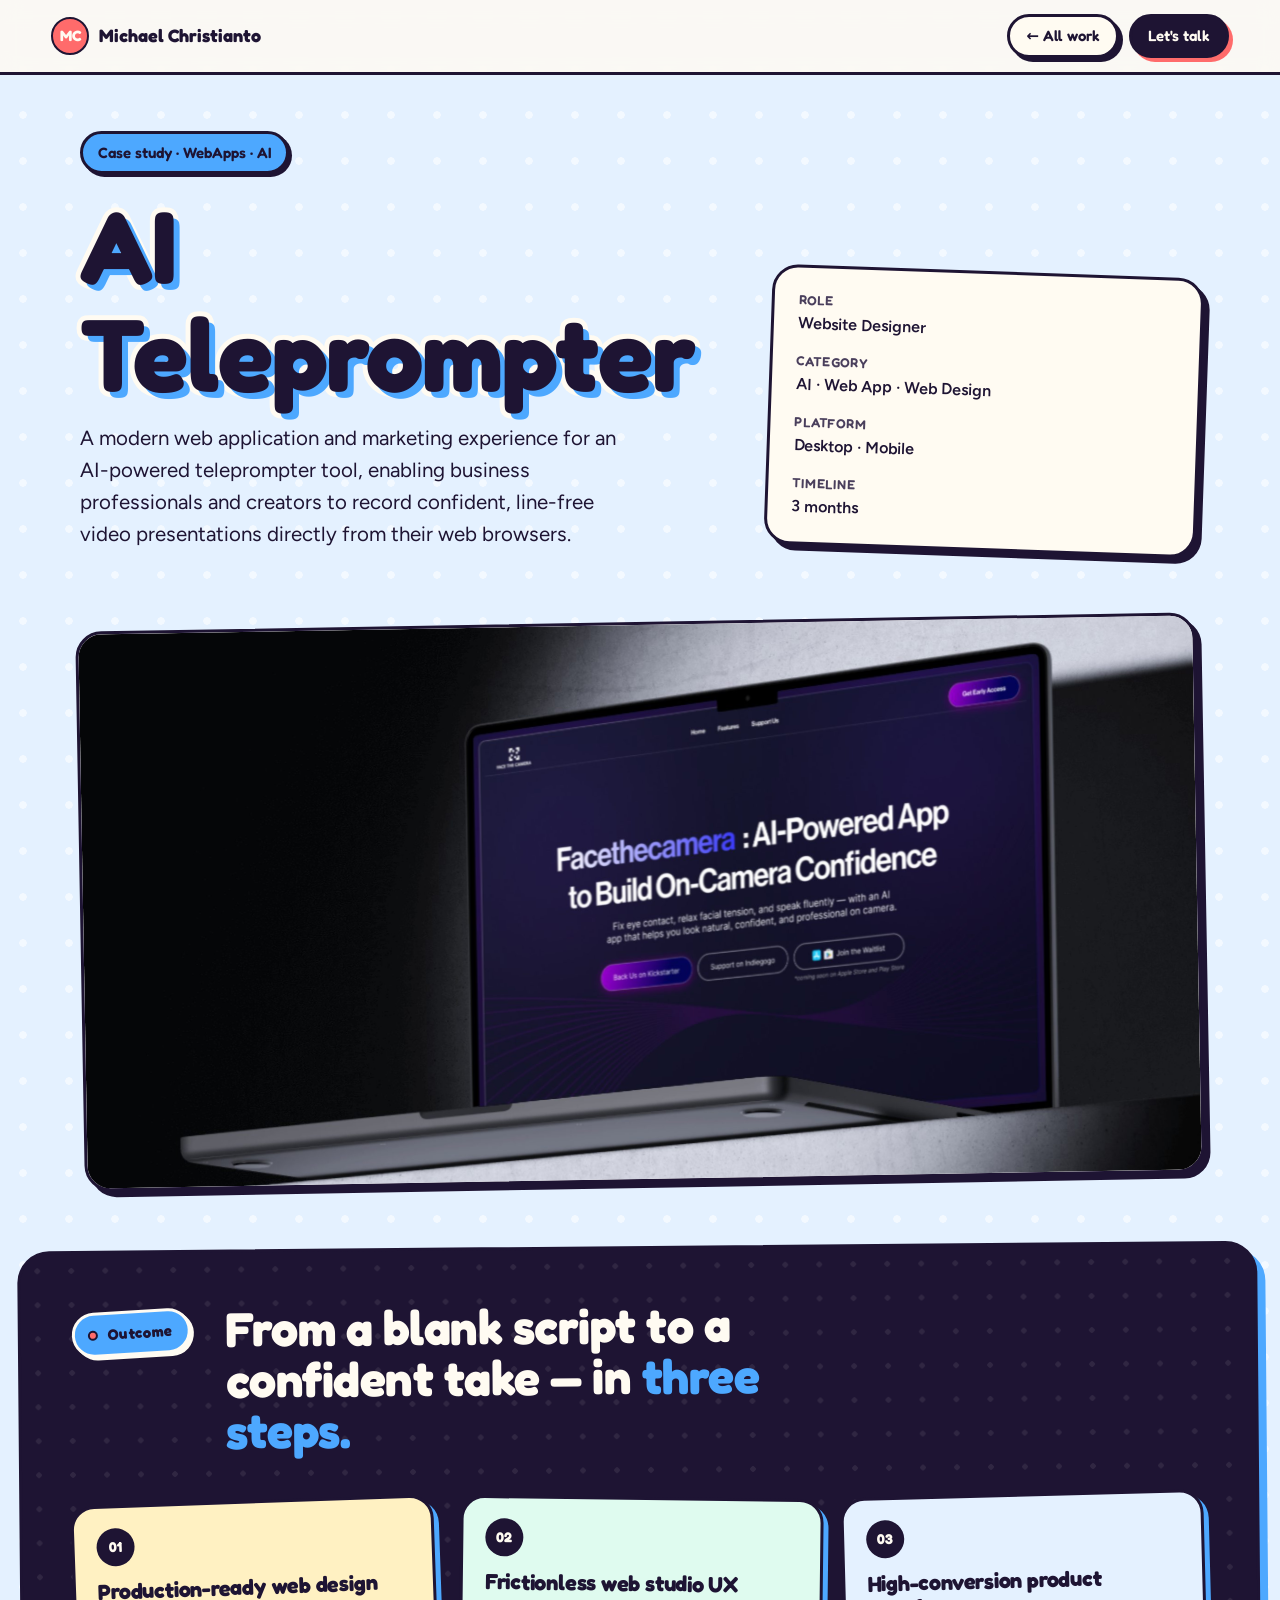
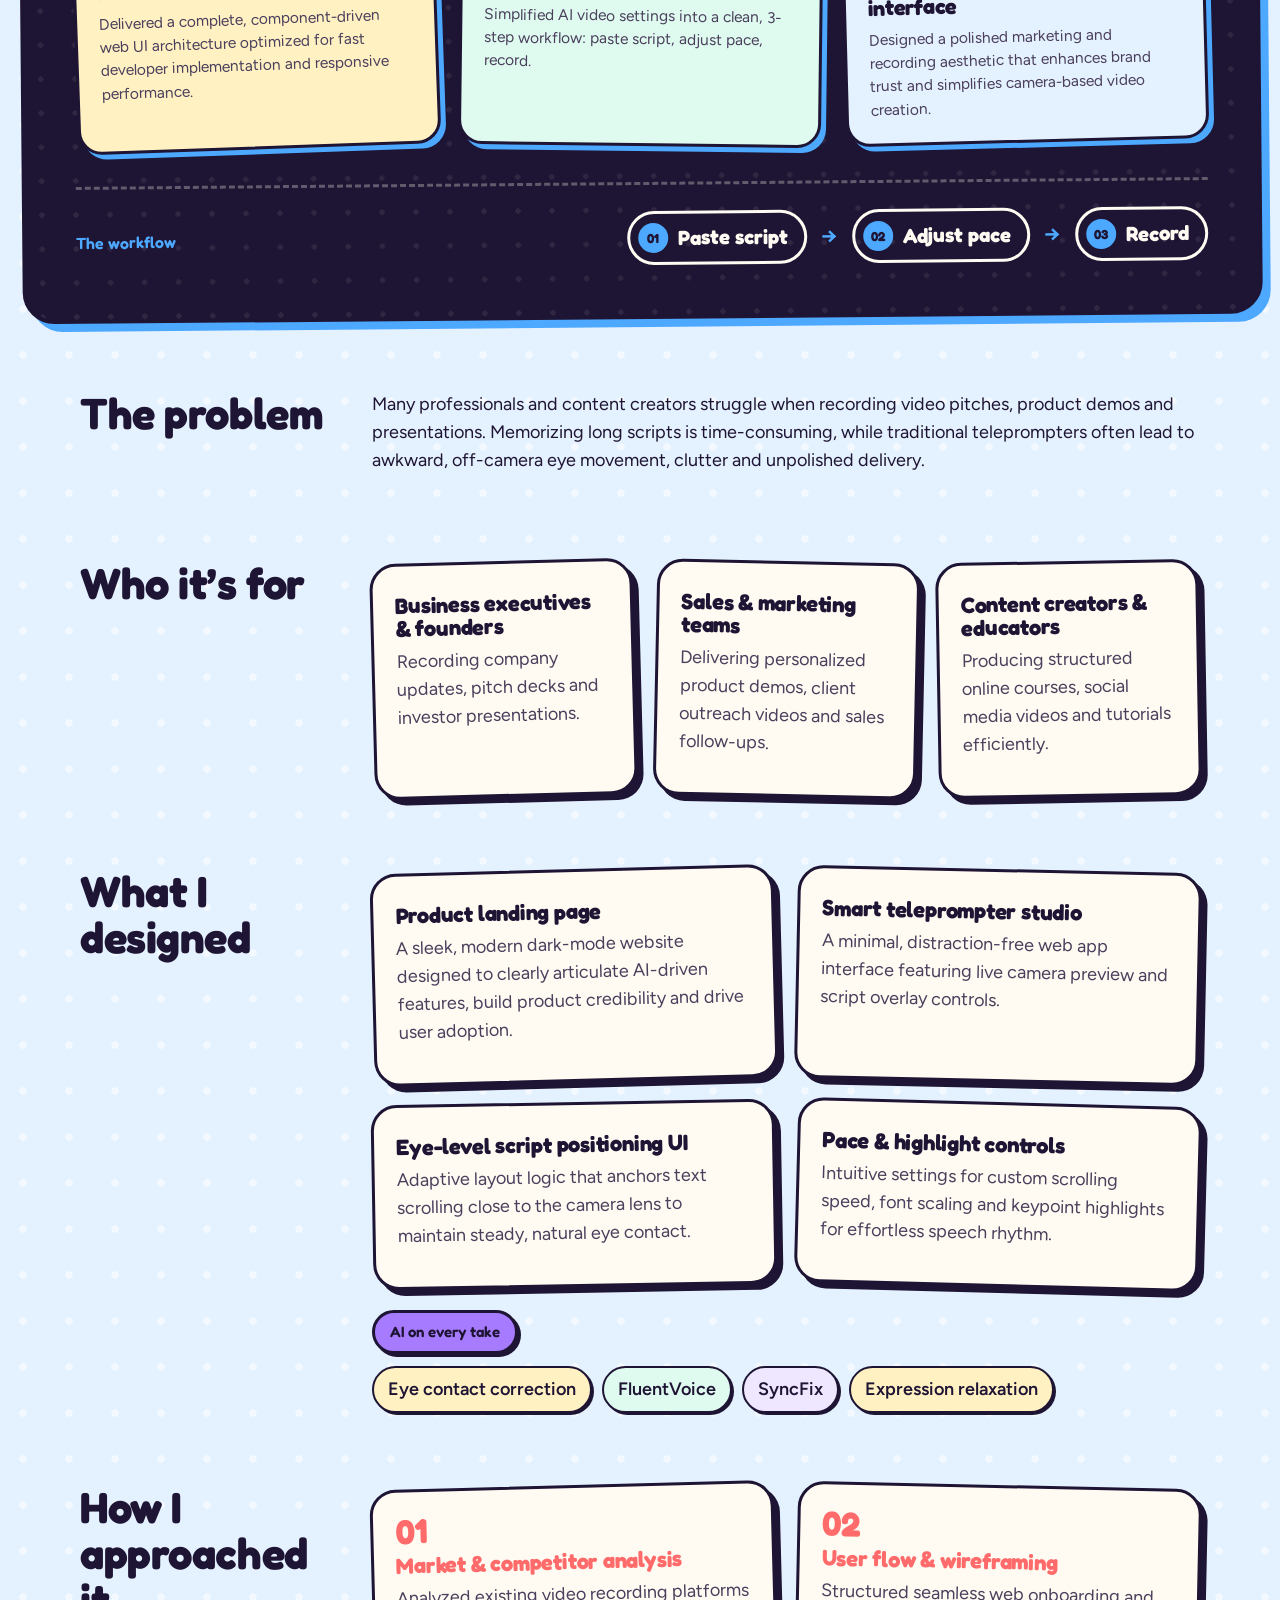
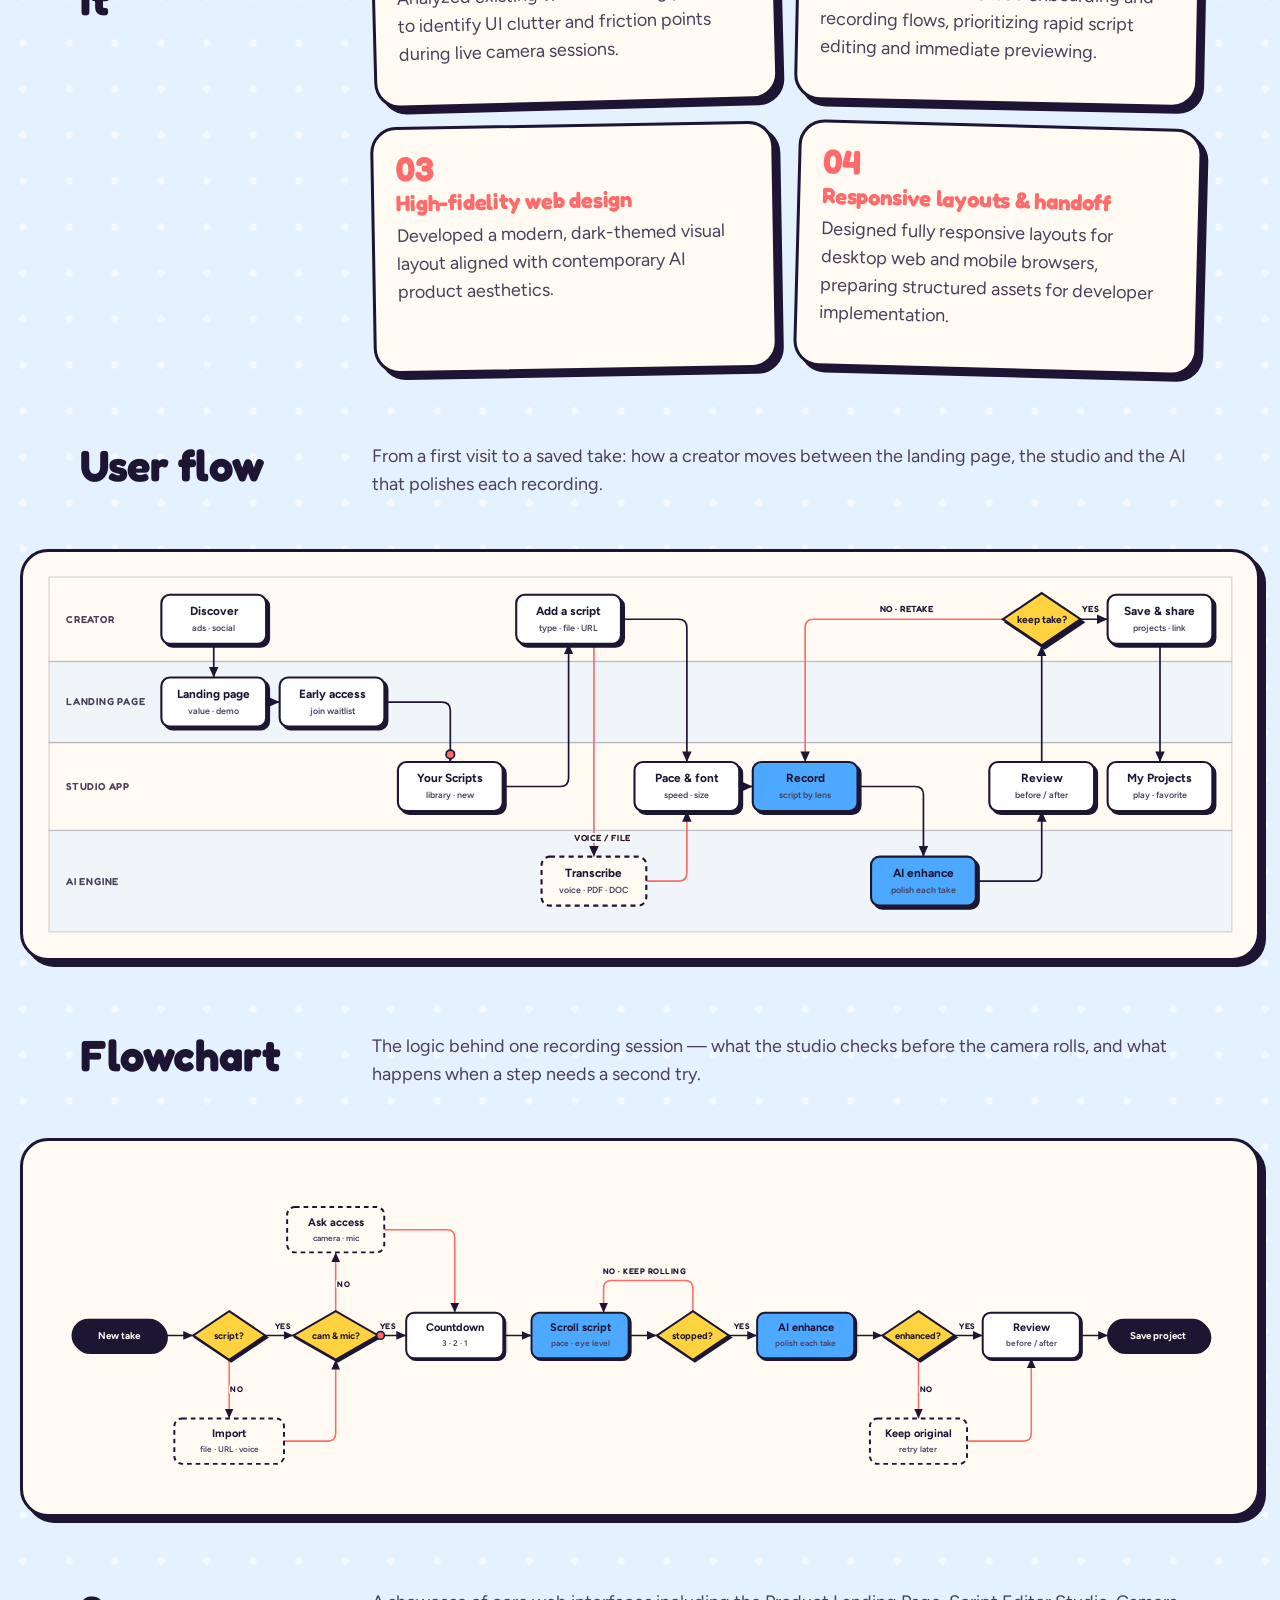
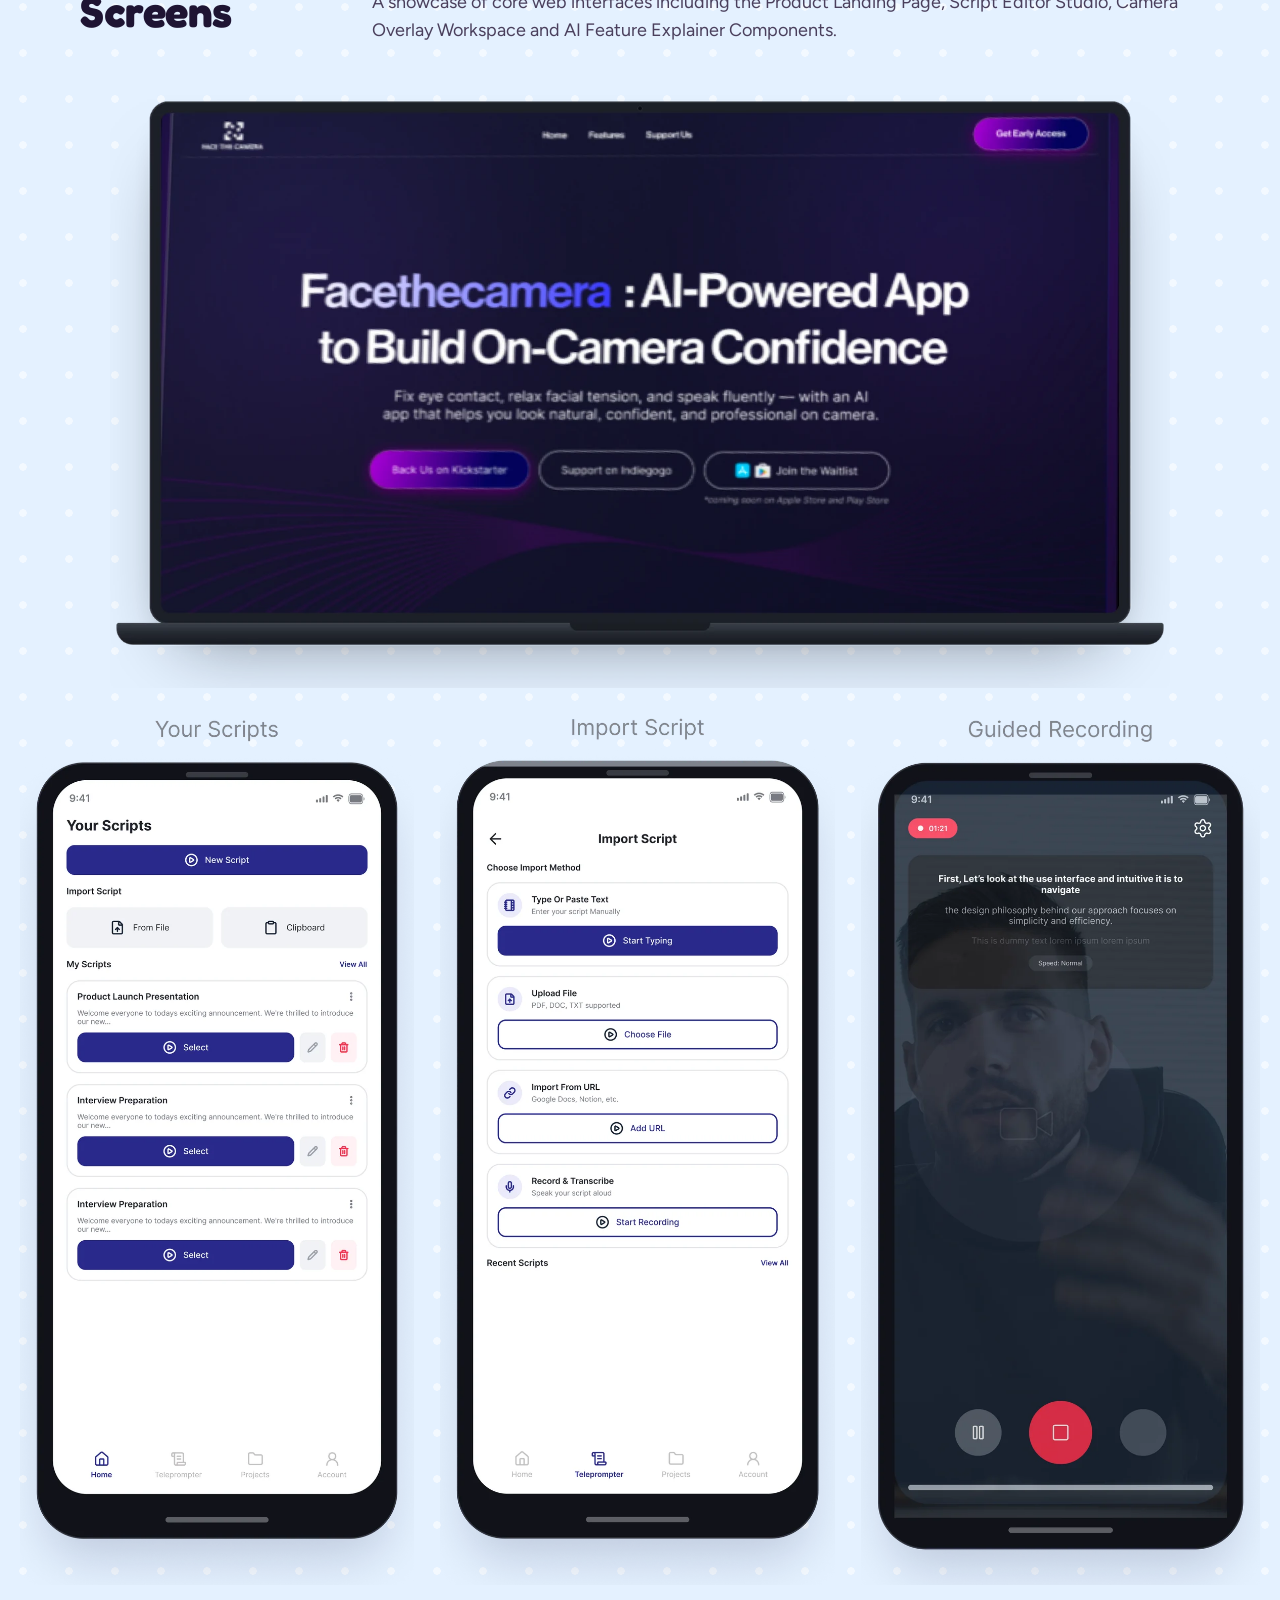
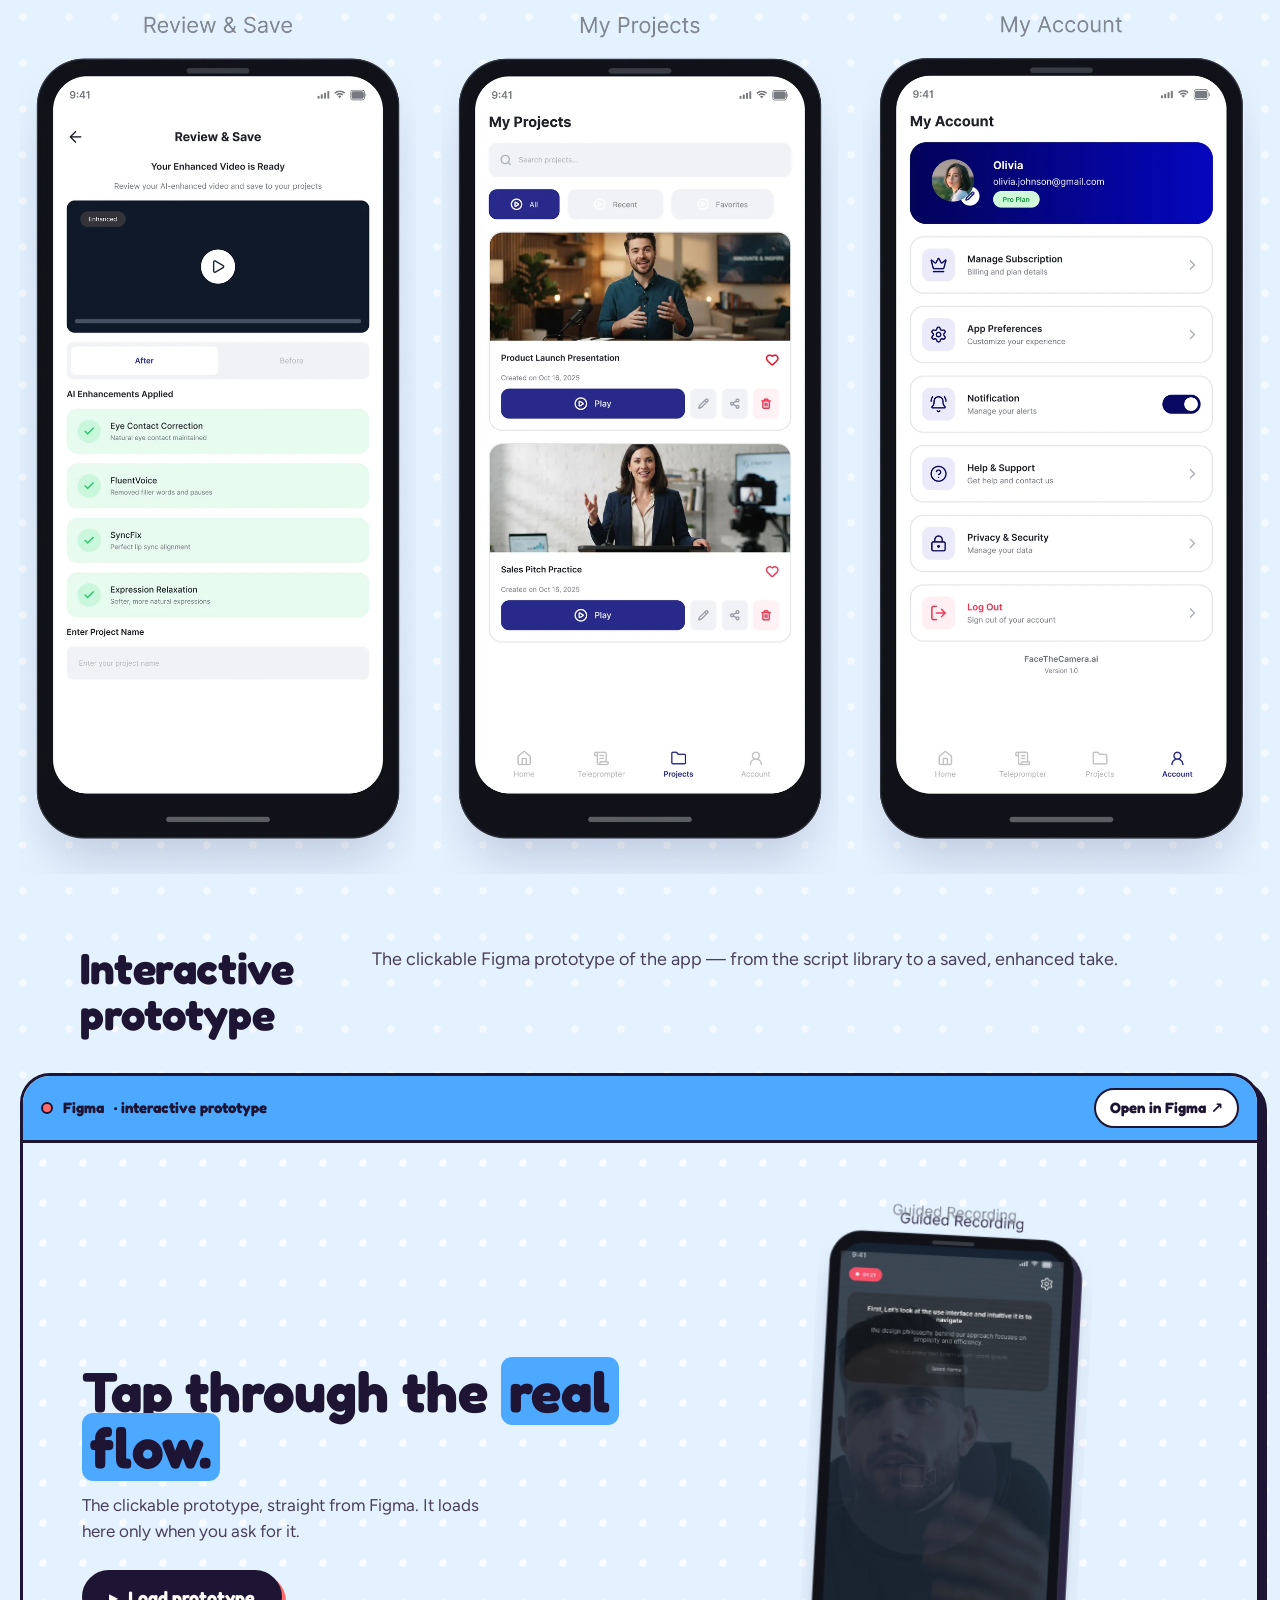
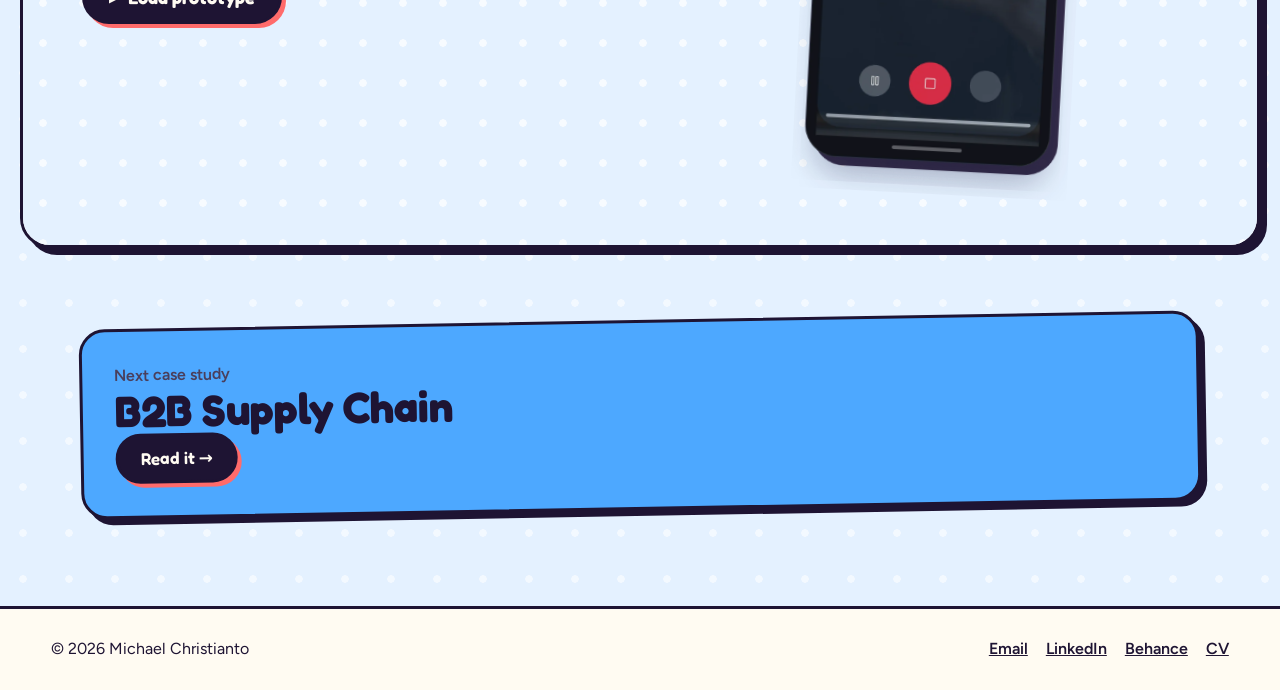
<file: case/facethecamera.html>
<!doctype html>
<html lang="en">
<head>
<meta charset="utf-8">
<meta name="viewport" content="width=device-width, initial-scale=1">
<title>AI Teleprompter — Case study · Michael Christianto</title>
<meta name="description" content="Case study: AI Teleprompter (WebApps · AI) — Website Designer, Michael Christianto.">
<script>document.documentElement.classList.add('js')</script>
<link rel="icon" type="image/png" href="../assets/favicon.png">
<link rel="apple-touch-icon" href="../assets/apple-touch-icon.png">
<link rel="preconnect" href="https://fonts.googleapis.com">
<link rel="stylesheet" href="https://fonts.googleapis.com/css2?family=Fredoka:wght@500;600;700&family=Figtree:wght@400;500;600;700&display=swap">
<link rel="stylesheet" href="../assets/case.css">
<style>:root{--bg:#E4F1FF;--accent:#4DA8FF}</style>
</head>
<body>
<svg width="0" height="0" style="position:absolute" aria-hidden="true" focusable="false"><defs><filter id="p1-sh" x="-10%" y="-10%" width="130%" height="140%"><feFlood flood-color="#1E1433"/><feComposite in2="SourceAlpha" operator="in"/><feOffset dx="3" dy="3" result="s"/><feMerge><feMergeNode in="s"/><feMergeNode in="SourceGraphic"/></feMerge></filter></defs></svg>
<header>
  <a class="logo" href="../index.html"><span>MC</span><span>Michael Christianto</span></a>
  <nav>
    <a class="btn" href="../index.html#work">← All work</a>
    <a class="btn btn-ink" href="mailto:michaelchristianto.job@gmail.com">Let's talk</a>
  </nav>
</header>
<main>
  <section class="hero">
    <div>
      <span class="label">Case study · WebApps · AI</span>
      <h1 class="stroke">AI Teleprompter</h1>
      <p class="lead">A modern web application and marketing experience for an AI-powered teleprompter tool, enabling business professionals and creators to record confident, line-free video presentations directly from their web browsers.</p>
    </div>
    <dl class="sticker meta" style="--r:2deg;margin:0"><div><dt>Role</dt><dd>Website Designer</dd></div><div><dt>Category</dt><dd>AI · Web App · Web Design</dd></div><div><dt>Platform</dt><dd>Desktop · Mobile</dd></div><div><dt>Timeline</dt><dd>3 months</dd></div></dl>
  </section>
  <div class="sticker shot cover" style="--r:-1deg"><span class="shot-ph">[Cover image]</span><img src="../assets/img/facethecamera-cover.jpg" alt="AI Teleprompter — cover" decoding="async" fetchpriority="high" onerror="this.remove()"></div>
  <div class="wide oh-wrap"><section class="oh" id="outcome" aria-labelledby="oh-title"><div class="oh-in"><header class="oh-head"><span class="mono oh-tag"><i aria-hidden="true"></i>Outcome</span><h2 class="oh-lead" id="oh-title">From a blank script to a confident take — in <em>three steps.</em></h2></header><div class="oh-grid"><div class="oh-item"><span class="mono oh-i">01</span><h3>Production-ready web design</h3><p>Delivered a complete, component-driven web UI architecture optimized for fast developer implementation and responsive performance.</p></div><div class="oh-item"><span class="mono oh-i">02</span><h3>Frictionless web studio UX</h3><p>Simplified AI video settings into a clean, 3-step workflow: paste script, adjust pace, record.</p></div><div class="oh-item"><span class="mono oh-i">03</span><h3>High-conversion product interface</h3><p>Designed a polished marketing and recording aesthetic that enhances brand trust and simplifies camera-based video creation.</p></div></div><div class="oh-extra"><span class="mono">The workflow</span><div class="three"><span><b class="mono">01</b>Paste script</span><i aria-hidden="true">→</i><span><b class="mono">02</b>Adjust pace</span><i aria-hidden="true">→</i><span><b class="mono">03</b>Record</span></div></div></div></section></div>
  <section class="sec">
    <h2>The problem</h2>
    <div class="body"><p>Many professionals and content creators struggle when recording video pitches, product demos and presentations. Memorizing long scripts is time-consuming, while traditional teleprompters often lead to awkward, off-camera eye movement, clutter and unpolished delivery.</p></div>
  </section>
  <section class="sec">
    <h2>Who it’s for</h2>
    <div class="body"><div class="steps"><div class="sticker step" style="--r:-1.5deg"><h3>Business executives &amp; founders</h3><p>Recording company updates, pitch decks and investor presentations.</p></div><div class="sticker step" style="--r:1.2deg"><h3>Sales &amp; marketing teams</h3><p>Delivering personalized product demos, client outreach videos and sales follow-ups.</p></div><div class="sticker step" style="--r:-1deg"><h3>Content creators &amp; educators</h3><p>Producing structured online courses, social media videos and tutorials efficiently.</p></div></div></div>
  </section>
  <section class="sec">
    <h2>What I designed</h2>
    <div class="body"><div class="steps two"><div class="sticker step" style="--r:-1.5deg"><h3>Product landing page</h3><p>A sleek, modern dark-mode website designed to clearly articulate AI-driven features, build product credibility and drive user adoption.</p></div><div class="sticker step" style="--r:1.2deg"><h3>Smart teleprompter studio</h3><p>A minimal, distraction-free web app interface featuring live camera preview and script overlay controls.</p></div><div class="sticker step" style="--r:-1deg"><h3>Eye-level script positioning UI</h3><p>Adaptive layout logic that anchors text scrolling close to the camera lens to maintain steady, natural eye contact.</p></div><div class="sticker step" style="--r:1.5deg"><h3>Pace &amp; highlight controls</h3><p>Intuitive settings for custom scrolling speed, font scaling and keypoint highlights for effortless speech rhythm.</p></div></div><div class="ai-chips"><span class="label" style="background:var(--lilac);color:var(--ink)">AI on every take</span><div class="chips"><span>Eye contact correction</span><span>FluentVoice</span><span>SyncFix</span><span>Expression relaxation</span></div></div></div>
  </section>
  <section class="sec">
    <h2>How I approached it</h2>
    <div class="body"><div class="steps two"><div class="sticker step" style="--r:-1.5deg"><b>01</b><h3>Market &amp; competitor analysis</h3><p>Analyzed existing video recording platforms to identify UI clutter and friction points during live camera sessions.</p></div><div class="sticker step" style="--r:1.2deg"><b>02</b><h3>User flow &amp; wireframing</h3><p>Structured seamless web onboarding and recording flows, prioritizing rapid script editing and immediate previewing.</p></div><div class="sticker step" style="--r:-1deg"><b>03</b><h3>High-fidelity web design</h3><p>Developed a modern, dark-themed visual layout aligned with contemporary AI product aesthetics.</p></div><div class="sticker step" style="--r:1.5deg"><b>04</b><h3>Responsive layouts &amp; handoff</h3><p>Designed fully responsive layouts for desktop web and mobile browsers, preparing structured assets for developer implementation.</p></div></div></div>
  </section>
  <section class="sec sec-lead">
    <h2>User flow</h2>
    <div class="body"><p class="muted">From a first visit to a saved take: how a creator moves between the landing page, the studio and the AI that polishes each recording.</p></div>
  </section>
  <div class="wide"><div class="fc-wrap" data-fc><svg class="fc-svg" viewBox="0 0 1400 420" role="img" aria-labelledby="tpu-title"><title id="tpu-title">Creator user flow: discover the product, land on the landing page and get early access; open Your Scripts and add a script by typing, file, URL or voice (voice and files are transcribed by the AI); set pace and font, record with the script beside the lens, let the AI enhance the take, review before and after, retake if needed, then save and share it to My Projects.</title><defs><marker id="tpu-arrow" viewBox="0 0 10 10" refX="9" refY="5" markerWidth="7" markerHeight="7" orient="auto-start-reverse"><path d="M0,1 L9,5 L0,9 Z" class="fc-head"/></marker></defs><g class="fc-lane"><rect x="0" y="0" width="1400" height="100" class=""/><text x="20" y="54">CREATOR</text></g><g class="fc-lane"><rect x="0" y="100" width="1400" height="96" class="odd"/><text x="20" y="152">LANDING PAGE</text></g><g class="fc-lane"><rect x="0" y="196" width="1400" height="104" class=""/><text x="20" y="252">STUDIO APP</text></g><g class="fc-lane"><rect x="0" y="300" width="1400" height="120" class="odd"/><text x="20" y="364">AI ENGINE</text></g><g class="fc-link" style="--k:0.5"><path d="M195,79 L195,119" pathLength="1" marker-end="url(#tpu-arrow)"/></g><g class="fc-link" style="--k:1.5"><path d="M257,148 L273,148" pathLength="1" marker-end="url(#tpu-arrow)"/></g><g class="fc-link" style="--k:2.5"><path d="M397,148 L465,148 Q475,148 475,158 L475,219" pathLength="1" marker-end="url(#tpu-arrow)"/></g><g class="fc-link" style="--k:3.5"><path d="M537,248 L605,248 Q615,248 615,238 L615,79" pathLength="1" marker-end="url(#tpu-arrow)"/></g><g class="fc-link" style="--k:4.5"><path d="M677,50 L745,50 Q755,50 755,60 L755,219" pathLength="1" marker-end="url(#tpu-arrow)"/></g><g class="fc-link fc-alt" style="--k:4.2"><path d="M645,79 L645,331" pathLength="1" marker-end="url(#tpu-arrow)"/><text class="fc-lab" x="655" y="312" text-anchor="start">voice / file</text></g><g class="fc-link fc-alt" style="--k:5"><path d="M705,360 L745,360 Q755,360 755,350 L755,277" pathLength="1" marker-end="url(#tpu-arrow)"/></g><g class="fc-link" style="--k:6"><path d="M817,248 L833,248" pathLength="1" marker-end="url(#tpu-arrow)"/></g><g class="fc-link" style="--k:7"><path d="M957,248 L1025,248 Q1035,248 1035,258 L1035,331" pathLength="1" marker-end="url(#tpu-arrow)"/></g><g class="fc-link" style="--k:8.5"><path d="M1097,360 L1165,360 Q1175,360 1175,350 L1175,277" pathLength="1" marker-end="url(#tpu-arrow)"/></g><g class="fc-link" style="--k:9.5"><path d="M1175,219 L1175,81" pathLength="1" marker-end="url(#tpu-arrow)"/></g><g class="fc-link" style="--k:10.5"><path d="M1221,50 L1253,50" pathLength="1" marker-end="url(#tpu-arrow)"/><text class="fc-lab" x="1233.0" y="42" text-anchor="middle">yes</text></g><g class="fc-link fc-alt" style="--k:10.5"><path d="M1129,50 L905,50 Q895,50 895,60 L895,219" pathLength="1" marker-end="url(#tpu-arrow)"/><text class="fc-lab" x="1015.0" y="42" text-anchor="middle">no · retake</text></g><g class="fc-link" style="--k:11.5"><path d="M1315,79 L1315,219" pathLength="1" marker-end="url(#tpu-arrow)"/></g><g class="fc-node" style="--k:0"><rect x="133" y="21" width="124" height="58" rx="10"/><text class="fc-t" x="195" y="45">Discover</text><text class="fc-s" x="195" y="64">ads · social</text></g><g class="fc-node" style="--k:1"><rect x="133" y="119" width="124" height="58" rx="10"/><text class="fc-t" x="195" y="143">Landing page</text><text class="fc-s" x="195" y="162">value · demo</text></g><g class="fc-node" style="--k:2"><rect x="273" y="119" width="124" height="58" rx="10"/><text class="fc-t" x="335" y="143">Early access</text><text class="fc-s" x="335" y="162">join waitlist</text></g><g class="fc-node" style="--k:3"><rect x="413" y="219" width="124" height="58" rx="10"/><text class="fc-t" x="475" y="243">Your Scripts</text><text class="fc-s" x="475" y="262">library · new</text></g><g class="fc-node" style="--k:4"><rect x="553" y="21" width="124" height="58" rx="10"/><text class="fc-t" x="615" y="45">Add a script</text><text class="fc-s" x="615" y="64">type · file · URL</text></g><g class="fc-node fc-dash" style="--k:4.6"><rect x="583" y="331" width="124" height="58" rx="10"/><text class="fc-t" x="645" y="355">Transcribe</text><text class="fc-s" x="645" y="374">voice · PDF · DOC</text></g><g class="fc-node" style="--k:5"><rect x="693" y="219" width="124" height="58" rx="10"/><text class="fc-t" x="755" y="243">Pace &amp; font</text><text class="fc-s" x="755" y="262">speed · size</text></g><g class="fc-node fc-key" style="--k:6"><rect x="833" y="219" width="124" height="58" rx="10"/><text class="fc-t" x="895" y="243">Record</text><text class="fc-s" x="895" y="262">script by lens</text></g><g class="fc-node fc-key" style="--k:7.5"><rect x="973" y="331" width="124" height="58" rx="10"/><text class="fc-t" x="1035" y="355">AI enhance</text><text class="fc-s" x="1035" y="374">polish each take</text></g><g class="fc-node" style="--k:9"><rect x="1113" y="219" width="124" height="58" rx="10"/><text class="fc-t" x="1175" y="243">Review</text><text class="fc-s" x="1175" y="262">before / after</text></g><g class="fc-node fc-dec" style="--k:10"><path d="M1175,19 L1221,50 L1175,81 L1129,50 Z"/><text class="fc-t fc-small" x="1175" y="54">keep take?</text></g><g class="fc-node" style="--k:11"><rect x="1253" y="21" width="124" height="58" rx="10"/><text class="fc-t" x="1315" y="45">Save &amp; share</text><text class="fc-s" x="1315" y="64">projects · link</text></g><g class="fc-node" style="--k:12"><rect x="1253" y="219" width="124" height="58" rx="10"/><text class="fc-t" x="1315" y="243">My Projects</text><text class="fc-s" x="1315" y="262">play · favorite</text></g><path id="tpu-trail" class="fc-trail" d="M195,50 L195,140 Q195,148 203,148 L467,148 Q475,148 475,156 L475,240 Q475,248 483,248 L607,248 Q615,248 615,240 L615,58 Q615,50 623,50 L747,50 Q755,50 755,58 L755,240 Q755,248 763,248 L1027,248 Q1035,248 1035,256 L1035,352 Q1035,360 1043,360 L1167,360 Q1175,360 1175,352 L1175,58 Q1175,50 1183,50 L1307,50 Q1315,50 1315,58 L1315,248"/><circle class="fc-dot" r="5"><animateMotion dur="12s" repeatCount="indefinite" calcMode="linear"><mpath href="#tpu-trail"/></animateMotion></circle></svg><ol class="flow-list"><li class=""><span class="mono fl-lane">01 · Creator</span><h3>Discover</h3><p>An ad, a social post or a shared link.</p></li><li class=""><span class="mono fl-lane">02 · Landing page</span><h3>Landing page</h3><p>The value in one line, the AI features explained, a demo.</p></li><li class=""><span class="mono fl-lane">03 · Landing page</span><h3>Early access</h3><p>Back the campaign or join the waitlist.</p><div class="fl-kids plain"><span>Kickstarter</span><span>Indiegogo</span><span>Waitlist</span></div></li><li class=""><span class="mono fl-lane">04 · Studio app</span><h3>Your Scripts</h3><p>The library: start a new script or pick one up.</p></li><li class=""><span class="mono fl-lane">05 · Creator</span><h3>Add a script</h3><p>Type or paste, upload a file, import from a URL — or just say it.</p><div class="fl-kids plain"><span>Type</span><span>PDF · DOC · TXT</span><span>URL</span><span>Voice</span></div></li><li class=""><span class="mono fl-lane">06 · AI engine</span><h3>Transcribe</h3><p>Voice notes and files are turned into an editable script.</p></li><li class=""><span class="mono fl-lane">07 · Studio app</span><h3>Pace &amp; font</h3><p>Scroll speed, font size and keypoint highlights.</p></li><li class=""><span class="mono fl-lane">08 · Studio app</span><h3>Record</h3><p>Guided recording with the script anchored next to the lens.</p></li><li class=""><span class="mono fl-lane">09 · AI engine</span><h3>AI enhance</h3><p>Every take is polished before review.</p><div class="fl-kids plain"><span>Eye contact</span><span>FluentVoice</span><span>SyncFix</span><span>Relaxed expression</span></div></li><li class=""><span class="mono fl-lane">10 · Studio app</span><h3>Review</h3><p>Before / after, side by side.</p></li><li class="dec"><span class="mono fl-lane">11 · Creator</span><h3>Keep the take?</h3><p>If not, one tap back to recording.</p><div class="fl-kids plain"><span>Yes → save</span><span>No → retake</span></div></li><li class=""><span class="mono fl-lane">12 · Creator</span><h3>Save &amp; share</h3><p>Name the project and share a link.</p></li><li class=""><span class="mono fl-lane">13 · Studio app</span><h3>My Projects</h3><p>Play, favourite, edit or share any take.</p></li></ol></div></div>
  <section class="sec sec-lead">
    <h2>Flowchart</h2>
    <div class="body"><p class="muted">The logic behind one recording session — what the studio checks before the camera rolls, and what happens when a step needs a second try.</p></div>
  </section>
  <div class="wide"><div class="fc-wrap" data-fc><svg class="fc-svg" viewBox="0 0 1510 410" role="img" aria-labelledby="tpf-title"><title id="tpf-title">Recording session flowchart: a new take checks that a script is ready (otherwise import one) and that camera and microphone are allowed (otherwise ask), counts down, scrolls the script at the chosen pace beside the lens until the creator stops, runs the AI enhancement (keeping the original if it fails), shows a before and after review and saves the project.</title><defs><marker id="tpf-arrow" viewBox="0 0 10 10" refX="9" refY="5" markerWidth="7" markerHeight="7" orient="auto-start-reverse"><path d="M0,1 L9,5 L0,9 Z" class="fc-head"/></marker></defs><g class="fc-link" style="--k:0.5"><path d="M148,215 L184,215" pathLength="1" marker-end="url(#tpf-arrow)"/></g><g class="fc-link" style="--k:1.5"><path d="M276,215 L312,215" pathLength="1" marker-end="url(#tpf-arrow)"/><text class="fc-lab" x="298.0" y="207" text-anchor="middle">yes</text></g><g class="fc-link fc-alt" style="--k:1.2"><path d="M230,246 L230,321" pathLength="1" marker-end="url(#tpf-arrow)"/><text class="fc-lab" x="240.0" y="287" text-anchor="start">no</text></g><g class="fc-link fc-alt" style="--k:1.8"><path d="M300,350 L356,350 Q366,350 366,340 L366,246" pathLength="1" marker-end="url(#tpf-arrow)"/></g><g class="fc-link" style="--k:2.5"><path d="M420,215 L456,215" pathLength="1" marker-end="url(#tpf-arrow)"/><text class="fc-lab" x="432.0" y="207" text-anchor="middle">yes</text></g><g class="fc-link fc-alt" style="--k:2.2"><path d="M366,184 L366,109" pathLength="1" marker-end="url(#tpf-arrow)"/><text class="fc-lab" x="376.0" y="153" text-anchor="start">no</text></g><g class="fc-link fc-alt" style="--k:2.8"><path d="M428,80 L508,80 Q518,80 518,90 L518,186" pathLength="1" marker-end="url(#tpf-arrow)"/></g><g class="fc-link" style="--k:3.5"><path d="M580,215 L616,215" pathLength="1" marker-end="url(#tpf-arrow)"/></g><g class="fc-link" style="--k:4.5"><path d="M740,215 L776,215" pathLength="1" marker-end="url(#tpf-arrow)"/></g><g class="fc-link fc-alt" style="--k:5.2"><path d="M822,184 L822,155 Q822,145 812,145 L718,145 Q708,145 708,155 L708,186" pathLength="1" marker-end="url(#tpf-arrow)"/><text class="fc-lab" x="760.0" y="137" text-anchor="middle">no · keep rolling</text></g><g class="fc-link" style="--k:5.5"><path d="M868,215 L904,215" pathLength="1" marker-end="url(#tpf-arrow)"/><text class="fc-lab" x="884.0" y="207" text-anchor="middle">yes</text></g><g class="fc-link" style="--k:6.5"><path d="M1028,215 L1064,215" pathLength="1" marker-end="url(#tpf-arrow)"/></g><g class="fc-link fc-alt" style="--k:7.2"><path d="M1110,246 L1110,321" pathLength="1" marker-end="url(#tpf-arrow)"/><text class="fc-lab" x="1120.0" y="287" text-anchor="start">no</text></g><g class="fc-link fc-alt" style="--k:7.8"><path d="M1172,350 L1244,350 Q1254,350 1254,340 L1254,244" pathLength="1" marker-end="url(#tpf-arrow)"/></g><g class="fc-link" style="--k:7.5"><path d="M1156,215 L1192,215" pathLength="1" marker-end="url(#tpf-arrow)"/><text class="fc-lab" x="1172.0" y="207" text-anchor="middle">yes</text></g><g class="fc-link" style="--k:8.5"><path d="M1316,215 L1352,215" pathLength="1" marker-end="url(#tpf-arrow)"/></g><g class="fc-node fc-term" style="--k:0"><rect x="30" y="195" width="118" height="40" rx="20"/><text class="fc-t fc-small" x="89.0" y="219.5">New take</text></g><g class="fc-node fc-dec" style="--k:1"><path d="M230.0,184 L276.0,215 L230.0,246 L184.0,215 Z"/><text class="fc-t fc-small" x="230.0" y="219">script?</text></g><g class="fc-node fc-dash" style="--k:1.5"><rect x="160" y="321" width="140" height="58" rx="10"/><text class="fc-t" x="230.0" y="345">Import</text><text class="fc-s" x="230.0" y="364">file · URL · voice</text></g><g class="fc-node fc-dec" style="--k:2"><path d="M366.0,184 L420.0,215 L366.0,246 L312.0,215 Z"/><text class="fc-t fc-small" x="366.0" y="219">cam &amp; mic?</text></g><g class="fc-node fc-dash" style="--k:2.5"><rect x="304" y="51" width="124" height="58" rx="10"/><text class="fc-t" x="366.0" y="75">Ask access</text><text class="fc-s" x="366.0" y="94">camera · mic</text></g><g class="fc-node" style="--k:3"><rect x="456" y="186" width="124" height="58" rx="10"/><text class="fc-t" x="518.0" y="210">Countdown</text><text class="fc-s" x="518.0" y="229">3 · 2 · 1</text></g><g class="fc-node fc-key" style="--k:4"><rect x="616" y="186" width="124" height="58" rx="10"/><text class="fc-t" x="678.0" y="210">Scroll script</text><text class="fc-s" x="678.0" y="229">pace · eye level</text></g><g class="fc-node fc-dec" style="--k:5"><path d="M822.0,184 L868.0,215 L822.0,246 L776.0,215 Z"/><text class="fc-t fc-small" x="822.0" y="219">stopped?</text></g><g class="fc-node fc-key" style="--k:6"><rect x="904" y="186" width="124" height="58" rx="10"/><text class="fc-t" x="966.0" y="210">AI enhance</text><text class="fc-s" x="966.0" y="229">polish each take</text></g><g class="fc-node fc-dec" style="--k:7"><path d="M1110.0,184 L1156.0,215 L1110.0,246 L1064.0,215 Z"/><text class="fc-t fc-small" x="1110.0" y="219">enhanced?</text></g><g class="fc-node fc-dash" style="--k:7.5"><rect x="1048" y="321" width="124" height="58" rx="10"/><text class="fc-t" x="1110.0" y="345">Keep original</text><text class="fc-s" x="1110.0" y="364">retry later</text></g><g class="fc-node" style="--k:8"><rect x="1192" y="186" width="124" height="58" rx="10"/><text class="fc-t" x="1254.0" y="210">Review</text><text class="fc-s" x="1254.0" y="229">before / after</text></g><g class="fc-node fc-term" style="--k:9"><rect x="1352" y="195" width="128" height="40" rx="20"/><text class="fc-t fc-small" x="1416.0" y="219.5">Save project</text></g><path id="tpf-trail" class="fc-trail" d="M89,215 L1416,215"/><circle class="fc-dot" r="5"><animateMotion dur="9s" repeatCount="indefinite" calcMode="linear"><mpath href="#tpf-trail"/></animateMotion></circle></svg><ol class="flow-list"><li class="term"><span class="mono fl-lane">01 · Studio</span><h3>New take</h3><p>Opened from a script or the teleprompter tab.</p></li><li class="dec"><span class="mono fl-lane">02 · Studio</span><h3>Script ready?</h3><p>If not, import one first.</p><div class="fl-kids plain"><span>Type</span><span>PDF · DOC · TXT</span><span>URL</span><span>Record &amp; transcribe</span></div></li><li class="dec"><span class="mono fl-lane">03 · Studio</span><h3>Camera &amp; mic allowed?</h3><p>If not, a short prompt explains why access is needed.</p></li><li class=""><span class="mono fl-lane">04 · Studio</span><h3>Countdown</h3><p>3 · 2 · 1 — time to look at the lens.</p></li><li class=""><span class="mono fl-lane">05 · Studio</span><h3>Scroll script</h3><p>At the chosen pace, anchored at eye level next to the camera.</p></li><li class="dec"><span class="mono fl-lane">06 · Studio</span><h3>Stopped?</h3><p>Until then the script keeps rolling — pause and resume any time.</p></li><li class=""><span class="mono fl-lane">07 · AI engine</span><h3>AI enhance</h3><p>Eye contact, voice and lip sync are cleaned up.</p><div class="fl-kids plain"><span>Eye contact</span><span>FluentVoice</span><span>SyncFix</span><span>Relaxed expression</span></div></li><li class="dec"><span class="mono fl-lane">08 · AI engine</span><h3>Enhanced?</h3><p>If processing fails, the original is kept and can be retried later.</p></li><li class=""><span class="mono fl-lane">09 · Studio</span><h3>Review</h3><p>Compare before and after.</p></li><li class="term"><span class="mono fl-lane">10 · Studio</span><h3>Save project</h3><p>Named and stored in My Projects.</p></li></ol></div></div>
  <section class="sec sec-lead">
    <h2>Screens</h2>
    <div class="body"><p class="muted">A showcase of core web interfaces including the Product Landing Page, Script Editor Studio, Camera Overlay Workspace and AI Feature Explainer Components.</p></div>
  </section>
  <div class="wide"><div class="gallery wgal"><div class="wrow"><figure class="ph wtile w-dash" style="--ar:1.7857;--r:-1.5deg"><img src="../assets/img/facethecamera-desktop.webp" alt="AI Teleprompter — Landing page on desktop" width="1600" height="896" loading="lazy" decoding="async" onerror="this.remove()"></figure></div><div class="wrow"><figure class="ph wtile" style="--ar:0.4527;--r:1.2deg"><img src="../assets/img/facethecamera-mobile-1.webp" alt="AI Teleprompter — Mobile app: Your Scripts" width="780" height="1723" loading="lazy" decoding="async" onerror="this.remove()"></figure><figure class="ph wtile" style="--ar:0.4535;--r:-1deg"><img src="../assets/img/facethecamera-mobile-2.webp" alt="AI Teleprompter — Mobile app: Import Script" width="780" height="1720" loading="lazy" decoding="async" onerror="this.remove()"></figure><figure class="ph wtile" style="--ar:0.4586;--r:1.5deg"><img src="../assets/img/facethecamera-mobile-3.webp" alt="AI Teleprompter — Mobile app: Guided Recording" width="780" height="1701" loading="lazy" decoding="async" onerror="this.remove()"></figure></div><div class="wrow"><figure class="ph wtile" style="--ar:0.4586;--r:-1.2deg"><img src="../assets/img/facethecamera-mobile-4.webp" alt="AI Teleprompter — Mobile app: Review &amp; Save" width="780" height="1701" loading="lazy" decoding="async" onerror="this.remove()"></figure><figure class="ph wtile" style="--ar:0.4586;--r:1deg"><img src="../assets/img/facethecamera-mobile-5.webp" alt="AI Teleprompter — Mobile app: My Projects" width="780" height="1701" loading="lazy" decoding="async" onerror="this.remove()"></figure><figure class="ph wtile" style="--ar:0.4594;--r:-1.5deg"><img src="../assets/img/facethecamera-mobile-6.webp" alt="AI Teleprompter — Mobile app: My Account" width="780" height="1698" loading="lazy" decoding="async" onerror="this.remove()"></figure></div></div></div>
  <section class="sec sec-lead">
    <h2>Interactive prototype</h2>
    <div class="body"><p class="muted">The clickable Figma prototype of the app — from the script library to a saved, enhanced take.</p></div>
  </section>
  <div class="wide"><div class="proto-wrap"><div class="proto" data-proto data-src="https://embed.figma.com/proto/1JCmDRdIFUzYYsYwaqPTmQ/Facethecamera-Revamp?node-id=2-4600&amp;scaling=scale-down&amp;content-scaling=fixed&amp;page-id=0:1&amp;starting-point-node-id=2:4600&amp;embed-host=share" data-title="AI Teleprompter — interactive Figma prototype">
    <div class="proto-bar"><span class="mono"><i class="proto-led" aria-hidden="true"></i>Figma<span class="pb-x"> · interactive prototype</span></span><a class="link mono" href="https://www.figma.com/proto/1JCmDRdIFUzYYsYwaqPTmQ/Facethecamera-Revamp?node-id=2-4600&amp;t=0AGR0JHClpeBg13v-0&amp;scaling=scale-down&amp;content-scaling=fixed&amp;page-id=0%3A1&amp;starting-point-node-id=2%3A4600&amp;show-proto-sidebar=1" target="_blank" rel="noopener noreferrer">Open in Figma ↗</a></div>
    <div class="proto-stage">
      <div class="proto-face">
        <div class="proto-copy">
          <p class="proto-h">Tap through the <em>real flow.</em></p>
          <p class="muted proto-sub">The clickable prototype, straight from Figma. It loads here only when you ask for it.</p>
          <button type="button" class="proto-load" data-cursor="Play"><span aria-hidden="true">▶</span> Load prototype</button>
        </div>
        <img class="proto-poster" src="../assets/img/facethecamera-mobile-3.webp" alt="" loading="lazy" decoding="async">
      </div>
      <span class="proto-wait mono" aria-hidden="true">Loading Figma…</span>
    </div>
  </div></div></div>
  <a class="sticker next" href="b2b-supply-chain.html" style="--r:-1deg">
    <div><span class="muted" style="font-weight:600">Next case study</span><h2>B2B Supply Chain</h2></div>
    <span class="btn btn-ink">Read it →</span>
  </a>
</main>
<footer>
  <span>© 2026 Michael Christianto</span>
  <nav>
    <a href="mailto:michaelchristianto.job@gmail.com">Email</a>
    <a href="https://www.linkedin.com/in/michael-christiantoo/" target="_blank" rel="noopener noreferrer">LinkedIn</a>
    <a href="https://www.behance.net/michaelchristianto" target="_blank" rel="noopener noreferrer">Behance</a>
    <a href="https://drive.google.com/file/d/1tnc6XAZBq-O1pKUCmyFhcBUXKSHwxRmx/view?usp=sharing" target="_blank" rel="noopener noreferrer">CV</a>
  </nav>
</footer>
<script src="../assets/bubbles.js"></script>
<script src="../assets/case.js" defer></script>
</body>
</html>
</file>
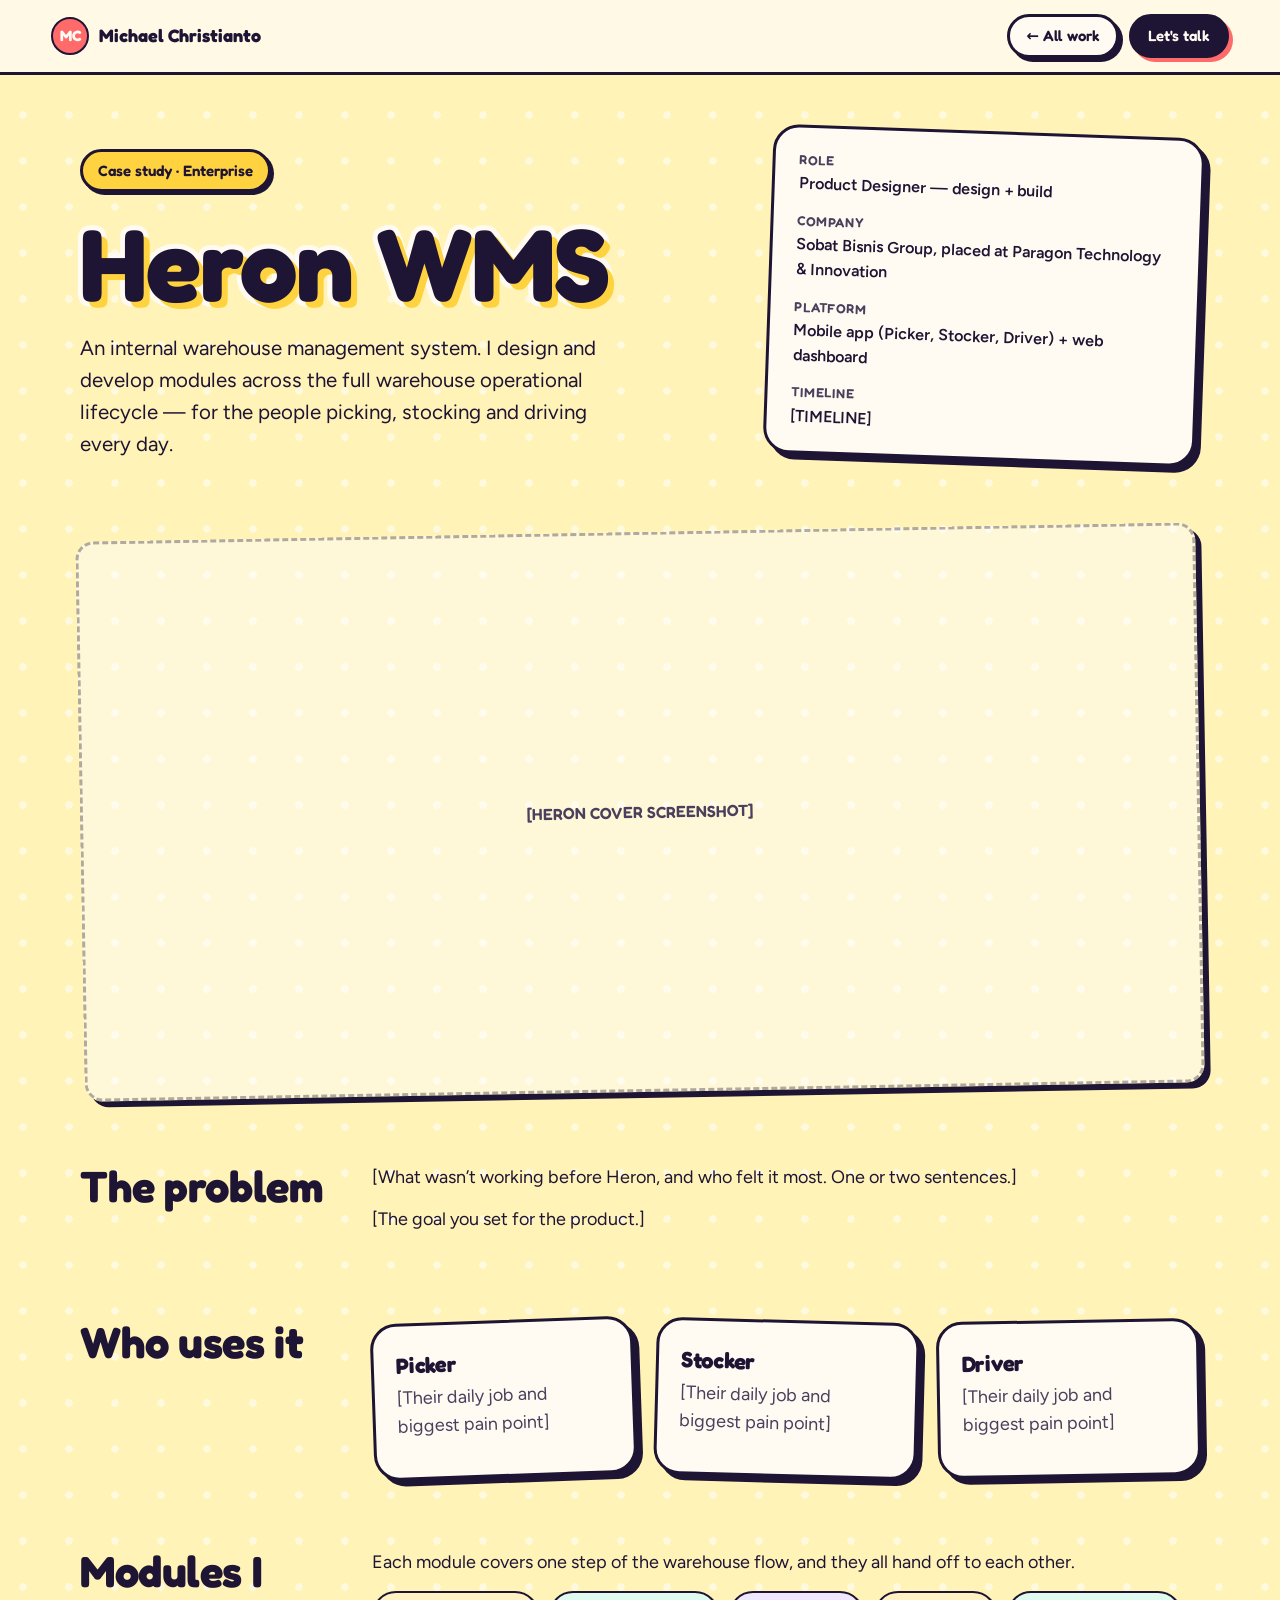
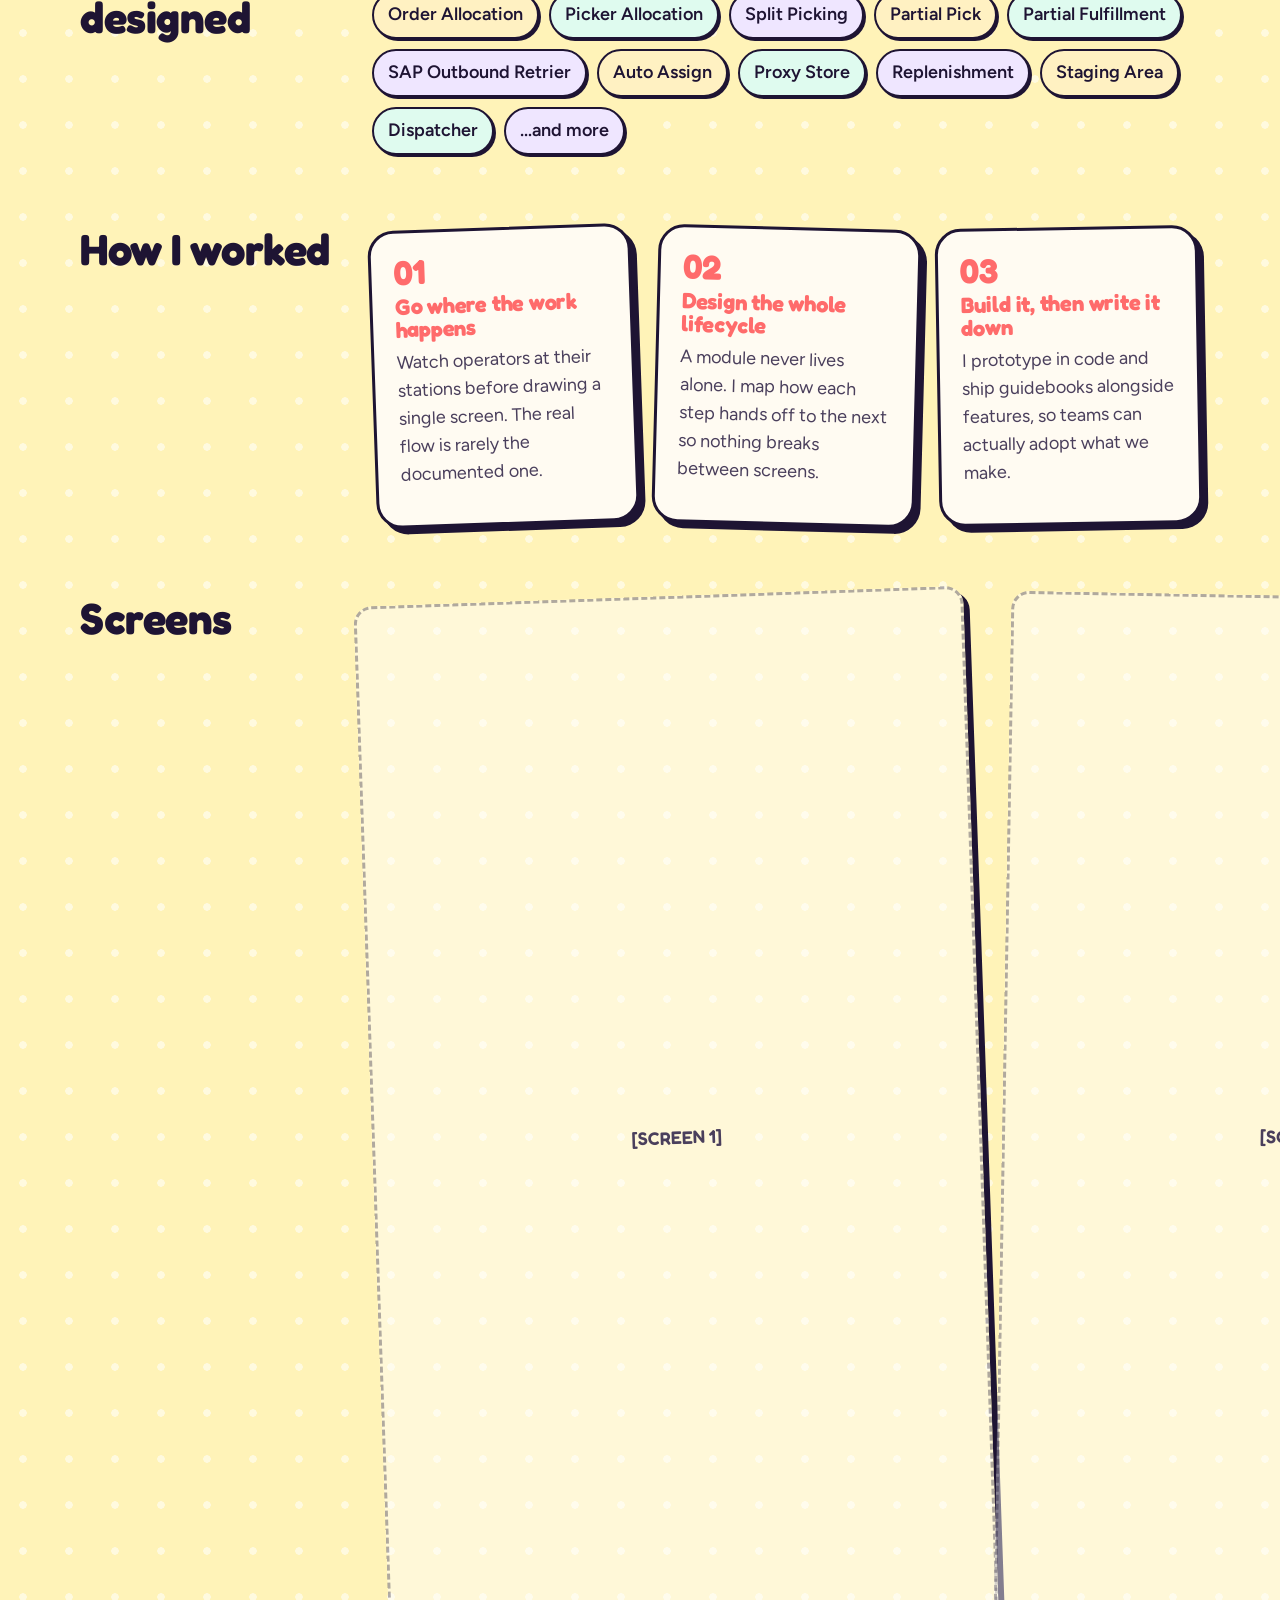
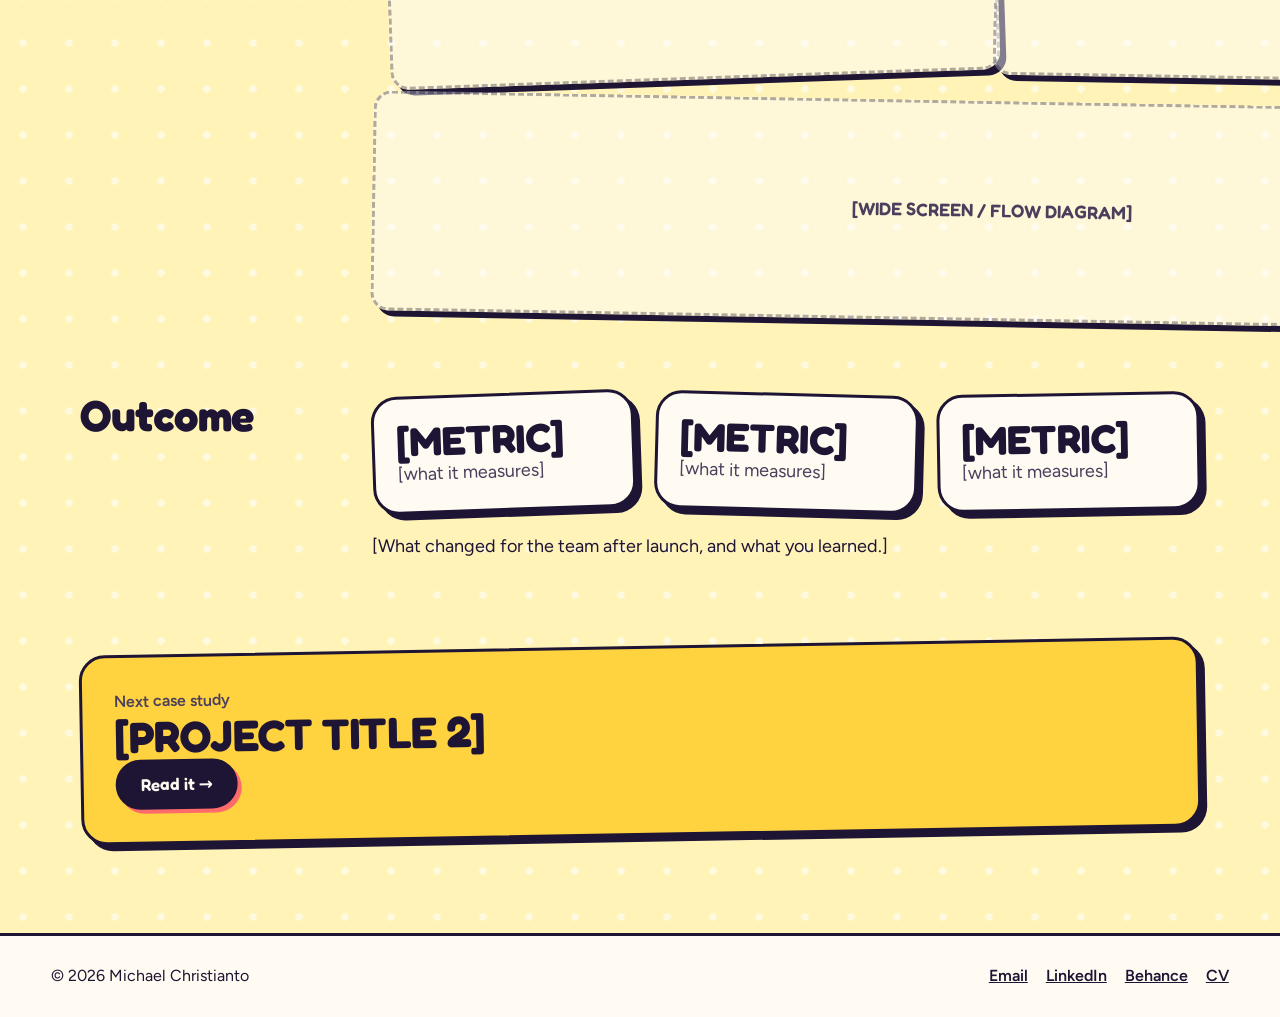
<file: case/heron.html>
<!doctype html>
<html lang="en">
<head>
<meta charset="utf-8">
<meta name="viewport" content="width=device-width, initial-scale=1">
<title>Heron WMS — Case study · Michael Christianto</title>
<meta name="description" content="Case study: Heron, an internal warehouse management system — designed and built by Michael Christianto.">
<link rel="icon" type="image/png" href="../assets/favicon.png">
<link rel="apple-touch-icon" href="../assets/apple-touch-icon.png">
<link rel="preconnect" href="https://fonts.googleapis.com">
<link rel="stylesheet" href="https://fonts.googleapis.com/css2?family=Fredoka:wght@500;600;700&family=Figtree:wght@400;500;600;700&display=swap">
<link rel="stylesheet" href="../assets/case.css">
<style>:root{--bg:#FFF3B8;--accent:#FFD23F}</style>
</head>
<body>
<header>
  <a class="logo" href="../index.html"><span>MC</span><span>Michael Christianto</span></a>
  <nav>
    <a class="btn" href="../index.html#work">← All work</a>
    <a class="btn btn-ink" href="mailto:michael.christianto.job@gmail.com">Let's talk</a>
  </nav>
</header>
<main>
  <section class="hero">
    <div>
      <span class="label">Case study · Enterprise</span>
      <h1 class="stroke">Heron WMS</h1>
      <p class="lead">An internal warehouse management system. I design and develop modules across the full warehouse operational lifecycle — for the people picking, stocking and driving every day.</p>
    </div>
    <dl class="sticker meta" style="--r:2deg;margin:0"><div><dt>Role</dt><dd>Product Designer — design + build</dd></div><div><dt>Company</dt><dd>Sobat Bisnis Group, placed at Paragon Technology &amp; Innovation</dd></div><div><dt>Platform</dt><dd>Mobile app (Picker, Stocker, Driver) + web dashboard</dd></div><div><dt>Timeline</dt><dd>[TIMELINE]</dd></div></dl>
  </section>
  <div class="ph cover sticker" style="--r:-1deg">[HERON COVER SCREENSHOT]</div>
  <section class="sec">
    <h2>The problem</h2>
    <div class="body"><p>[What wasn’t working before Heron, and who felt it most. One or two sentences.]</p><p>[The goal you set for the product.]</p></div>
  </section>
  <section class="sec">
    <h2>Who uses it</h2>
    <div class="body"><div class="steps">
      <div class="sticker step" style="--r:-2deg"><h3>Picker</h3><p>[Their daily job and biggest pain point]</p></div>
      <div class="sticker step" style="--r:1.5deg"><h3>Stocker</h3><p>[Their daily job and biggest pain point]</p></div>
      <div class="sticker step" style="--r:-1deg"><h3>Driver</h3><p>[Their daily job and biggest pain point]</p></div>
    </div></div>
  </section>
  <section class="sec">
    <h2>Modules I designed</h2>
    <div class="body"><p>Each module covers one step of the warehouse flow, and they all hand off to each other.</p><div class="chips"><span>Order Allocation</span><span>Picker Allocation</span><span>Split Picking</span><span>Partial Pick</span><span>Partial Fulfillment</span><span>SAP Outbound Retrier</span><span>Auto Assign</span><span>Proxy Store</span><span>Replenishment</span><span>Staging Area</span><span>Dispatcher</span><span>…and more</span></div></div>
  </section>
  <section class="sec">
    <h2>How I worked</h2>
    <div class="body"><div class="steps">
      <div class="sticker step" style="--r:-2deg"><b>01</b><h3>Go where the work happens</h3><p>Watch operators at their stations before drawing a single screen. The real flow is rarely the documented one.</p></div>
      <div class="sticker step" style="--r:1.5deg"><b>02</b><h3>Design the whole lifecycle</h3><p>A module never lives alone. I map how each step hands off to the next so nothing breaks between screens.</p></div>
      <div class="sticker step" style="--r:-1deg"><b>03</b><h3>Build it, then write it down</h3><p>I prototype in code and ship guidebooks alongside features, so teams can actually adopt what we make.</p></div>
    </div></div>
  </section>
  <section class="sec">
    <h2>Screens</h2>
    <div class="body"><div class="gallery">
      <div class="ph sticker" style="--r:-2deg">[SCREEN 1]</div>
      <div class="ph sticker" style="--r:1deg">[SCREEN 2]</div>
      <div class="ph sticker" style="--r:-1deg">[SCREEN 3]</div>
      <div class="ph sticker wide" style="--r:1deg;min-height:220px">[WIDE SCREEN / FLOW DIAGRAM]</div>
      <div class="ph sticker" style="--r:-2deg;aspect-ratio:auto;min-height:220px">[DETAIL]</div>
    </div></div>
  </section>
  <section class="sec">
    <h2>Outcome</h2>
    <div class="body"><div class="results">
      <div class="sticker" style="--r:-2deg"><strong>[METRIC]</strong><span class="muted">[what it measures]</span></div>
      <div class="sticker" style="--r:1.5deg"><strong>[METRIC]</strong><span class="muted">[what it measures]</span></div>
      <div class="sticker" style="--r:-1deg"><strong>[METRIC]</strong><span class="muted">[what it measures]</span></div>
    </div>
    <p style="margin-top:22px">[What changed for the team after launch, and what you learned.]</p></div>
  </section>
  <a class="sticker next" href="project-2.html" style="--r:-1deg">
    <div><span class="muted" style="font-weight:600">Next case study</span><h2>[PROJECT TITLE 2]</h2></div>
    <span class="btn btn-ink">Read it →</span>
  </a>
</main>
<footer>
  <span>© 2026 Michael Christianto</span>
  <nav>
    <a href="mailto:michael.christianto.job@gmail.com">Email</a>
    <a href="https://www.linkedin.com/in/michael-christiantoo/" target="_blank" rel="noopener noreferrer">LinkedIn</a>
    <a href="https://www.behance.net/michaelchristianto" target="_blank" rel="noopener noreferrer">Behance</a>
    <a href="https://drive.google.com/file/d/1l_kRScQsm5MerBtPpweXRXTKqoEeShX1/view?usp=drive_link" target="_blank" rel="noopener noreferrer">CV</a>
  </nav>
</footer>
<script src="../assets/bubbles.js"></script>
</body>
</html>
</file>
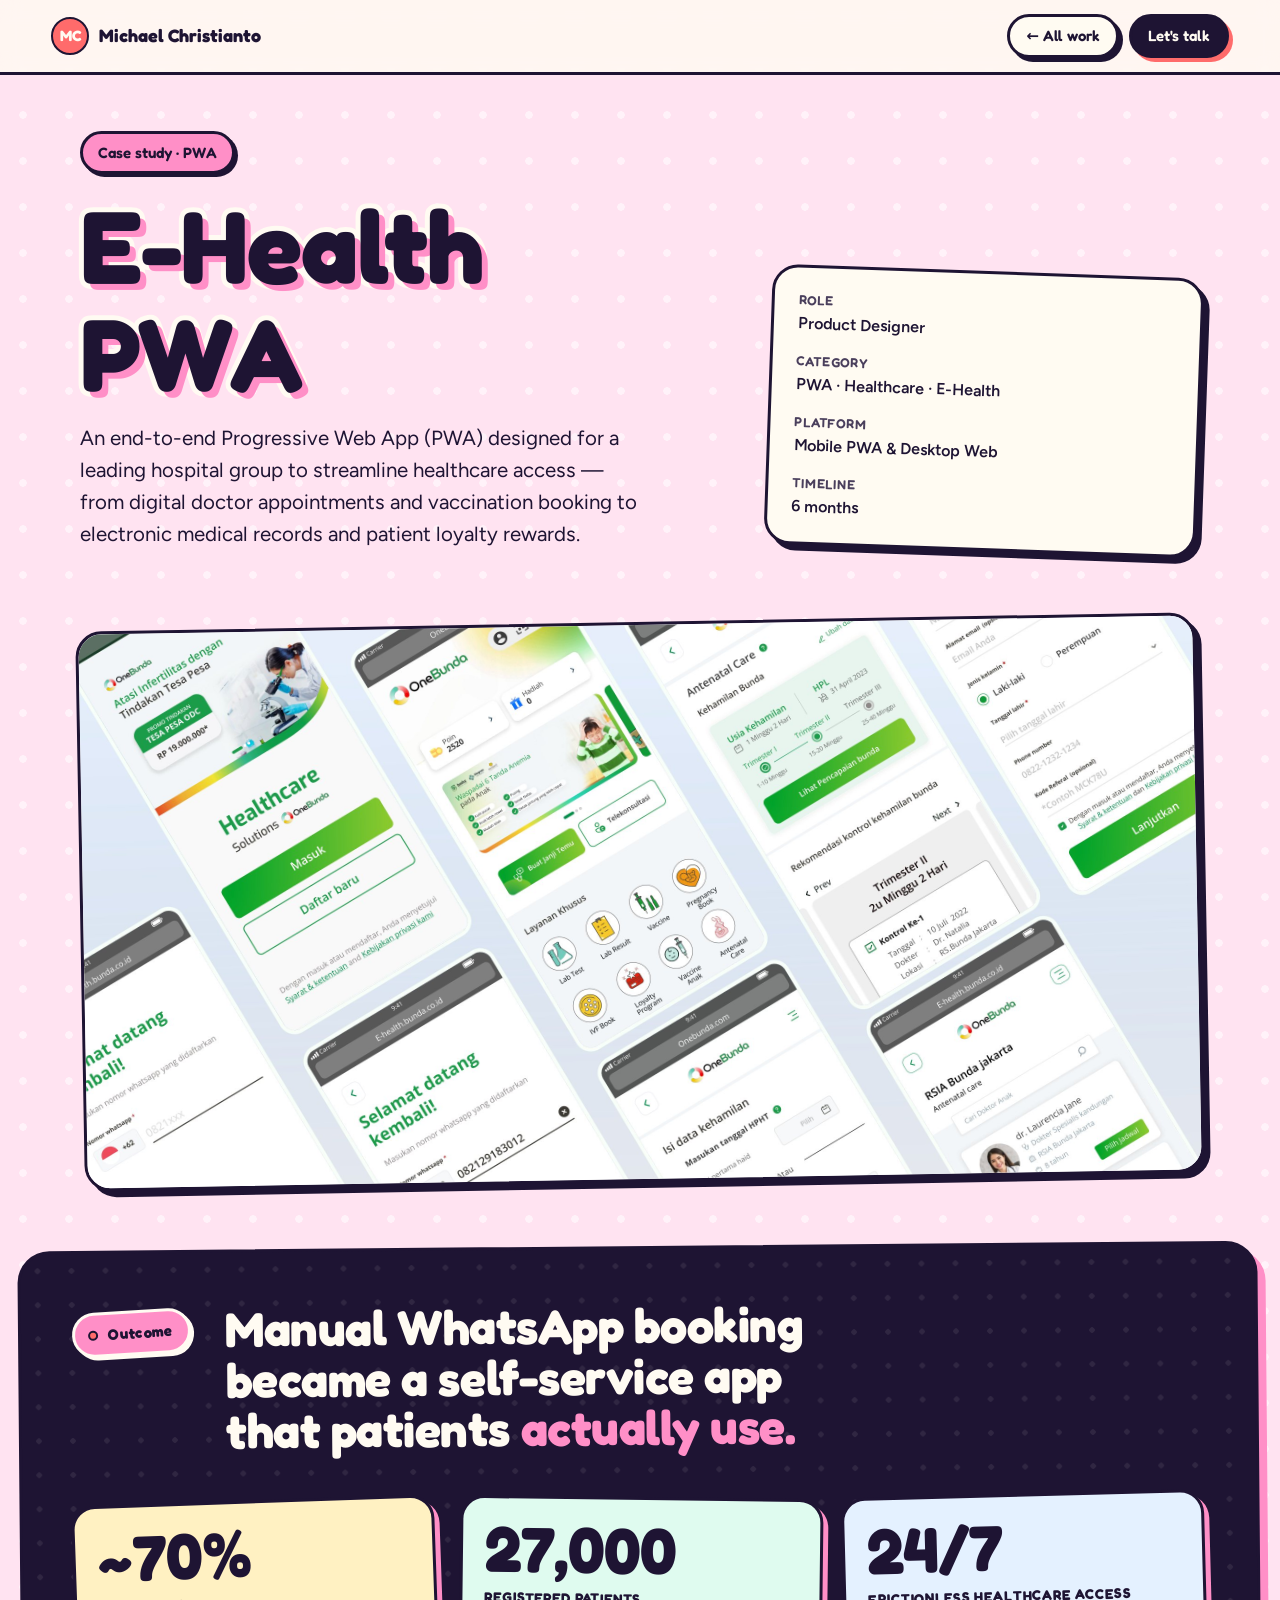
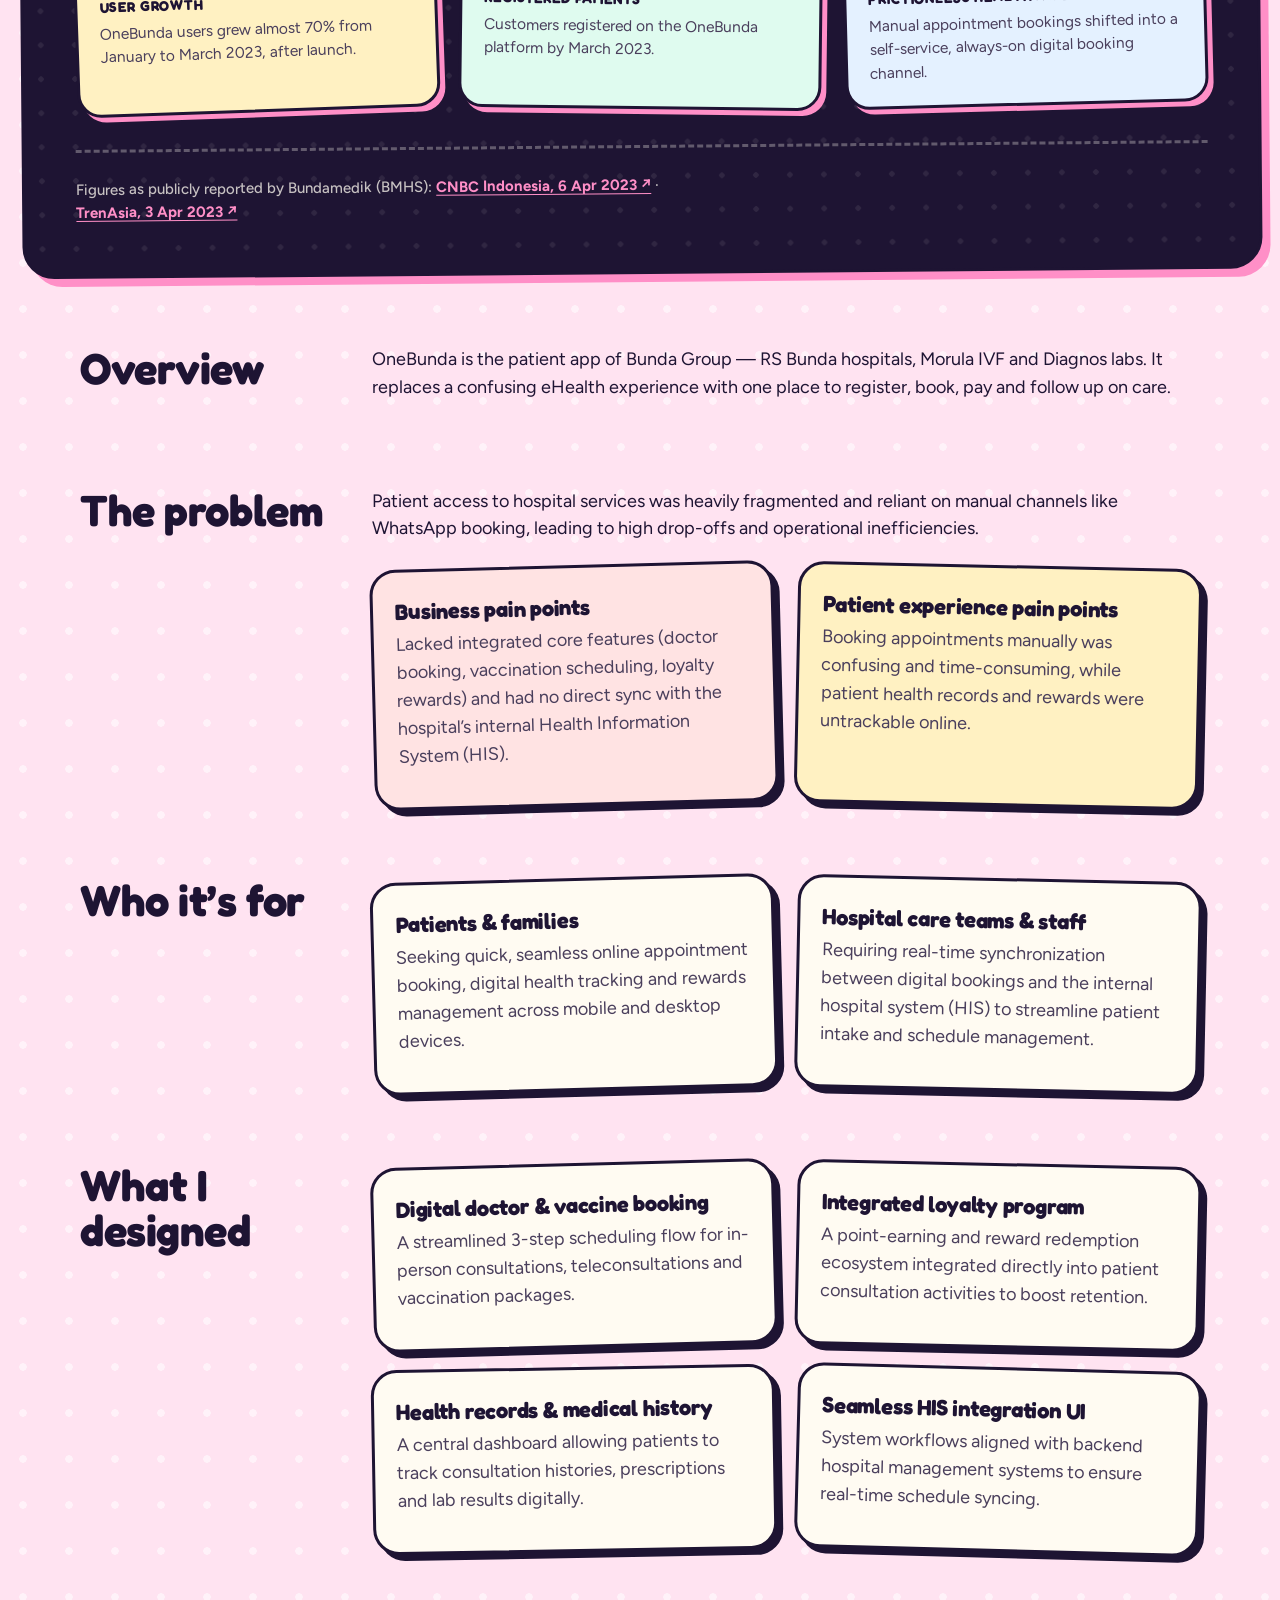
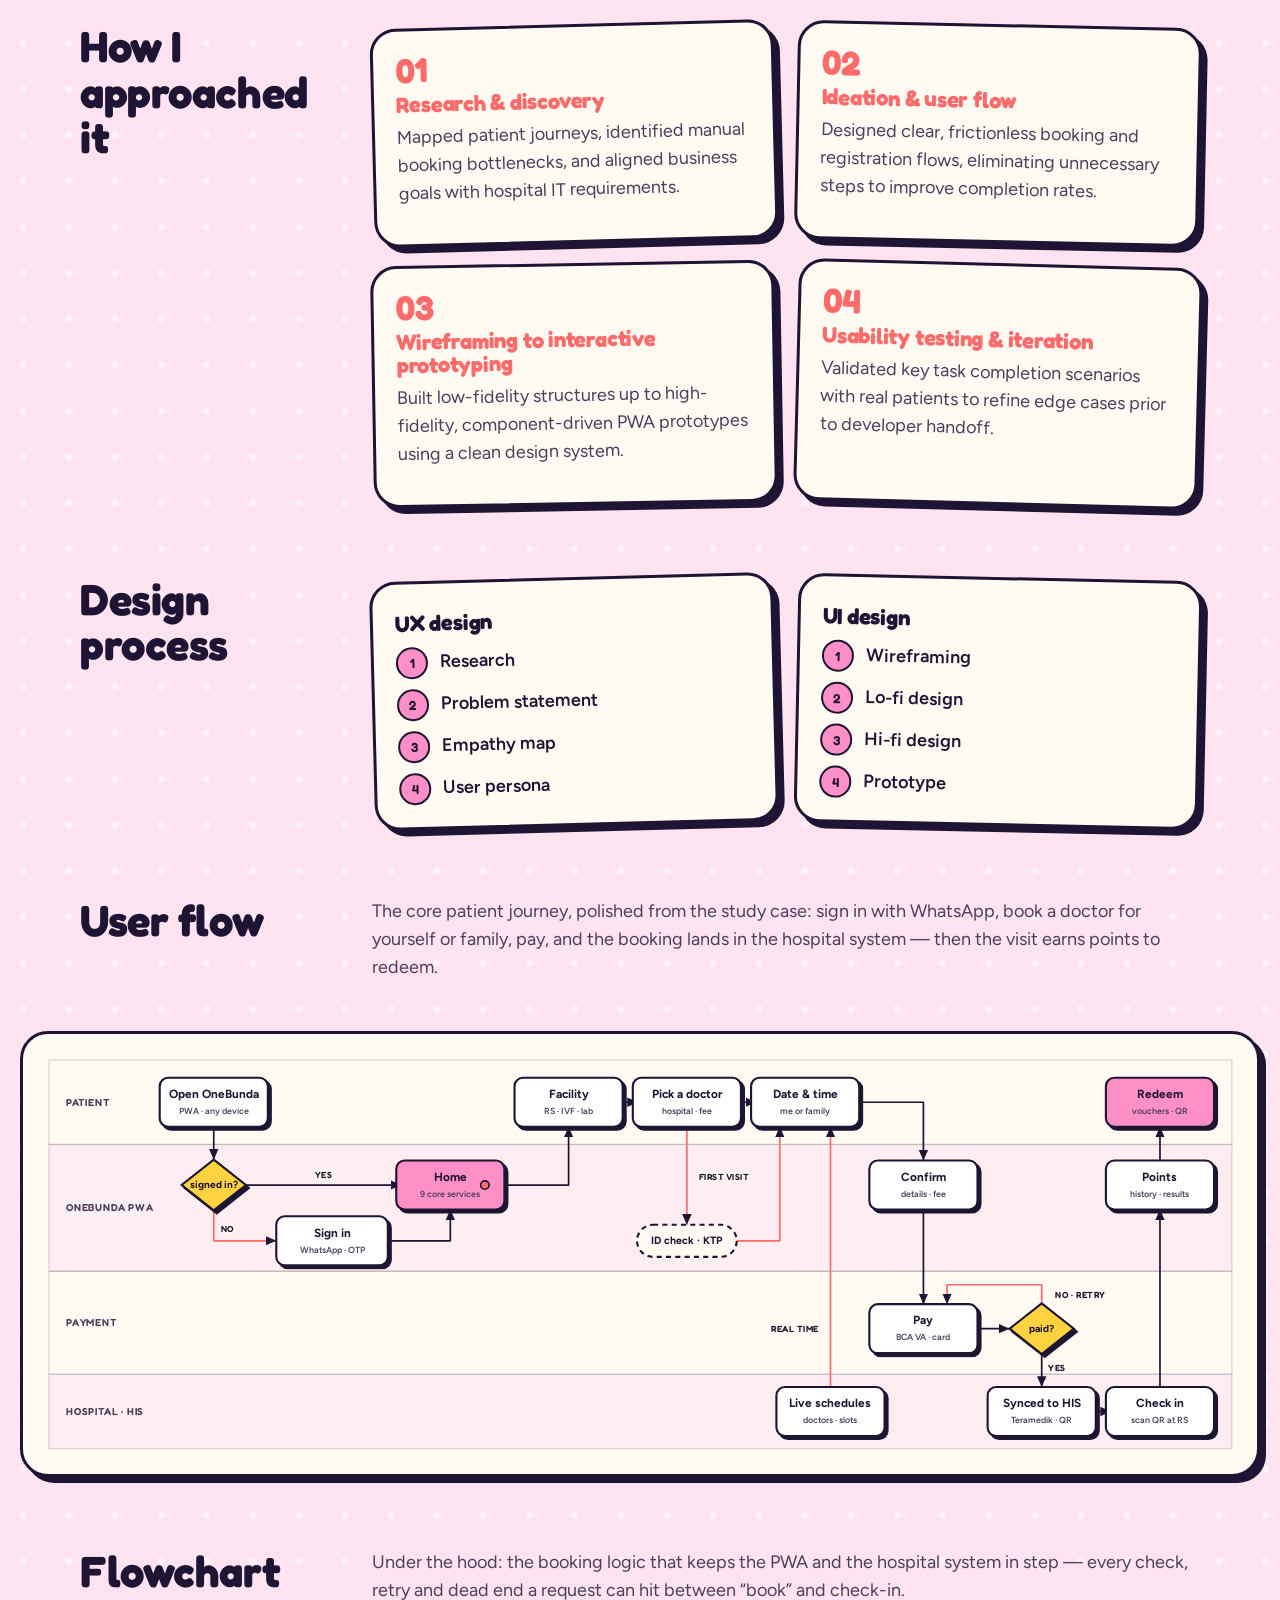
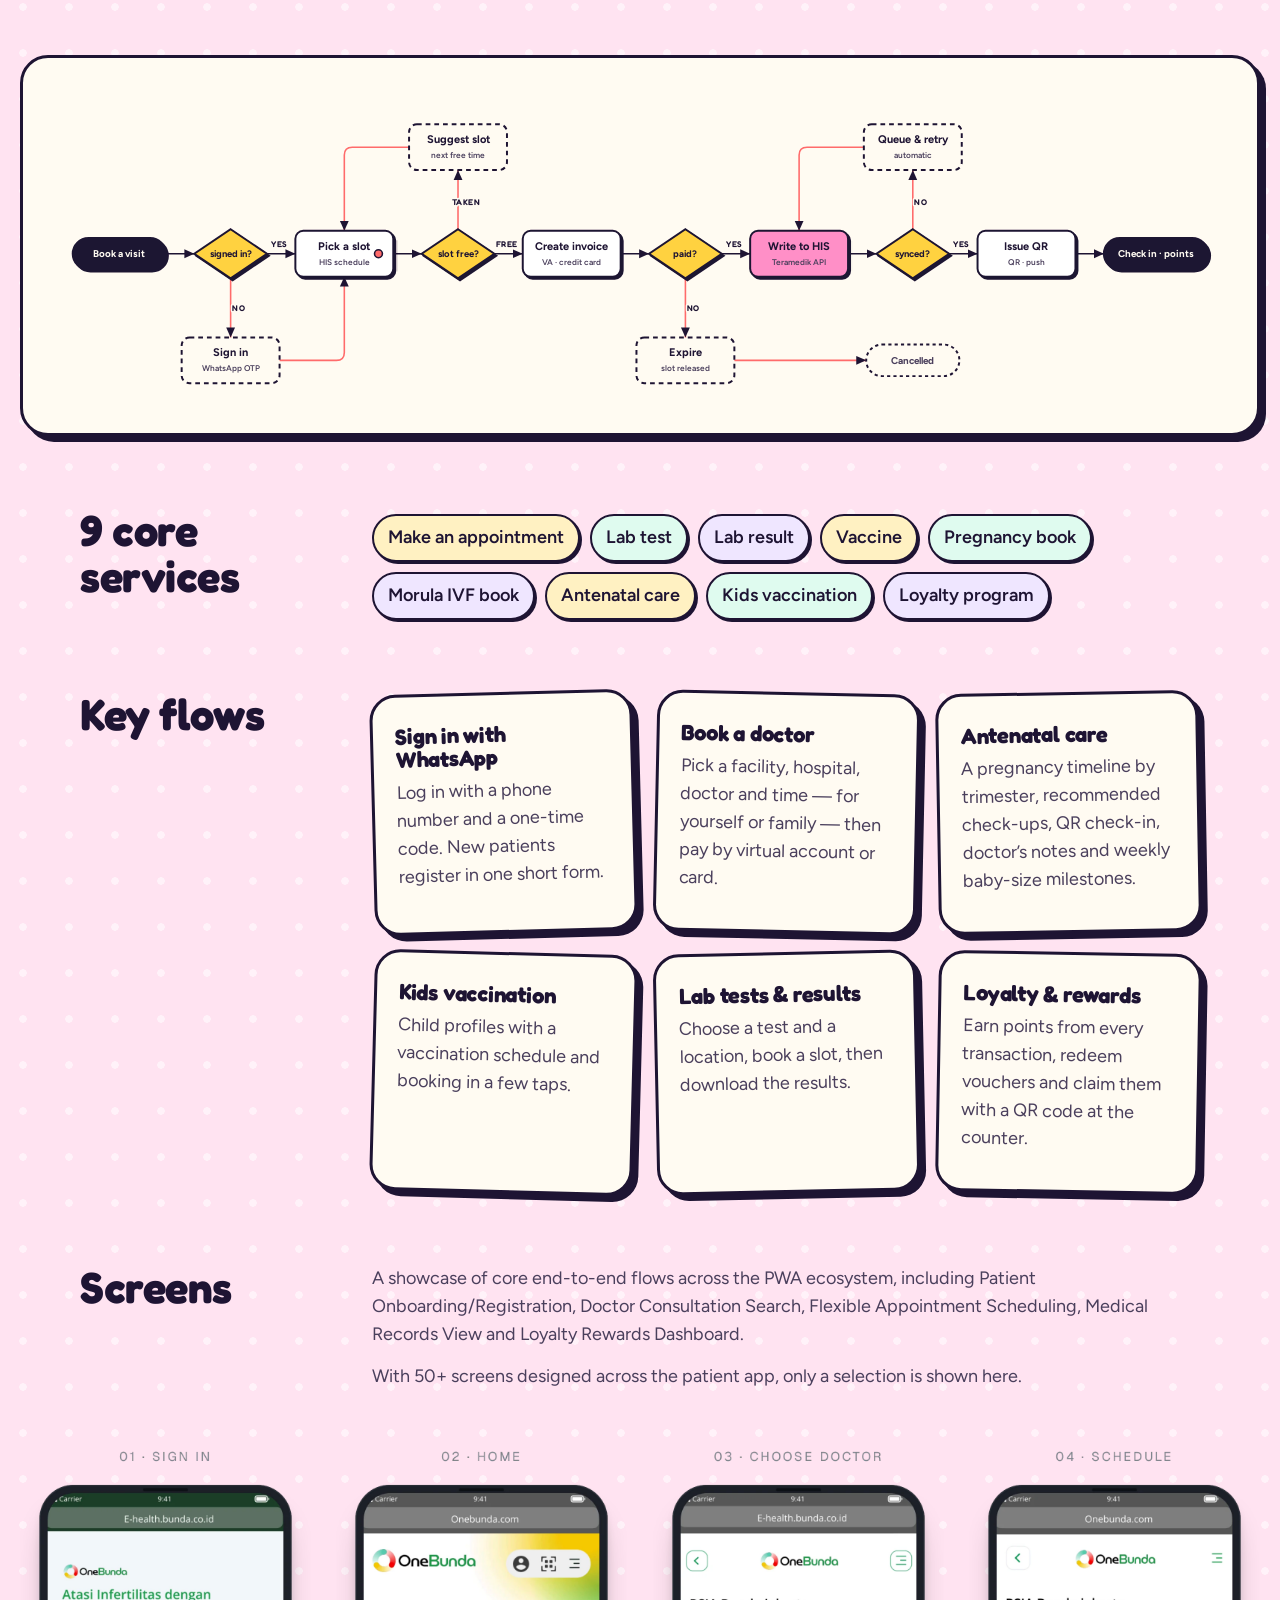
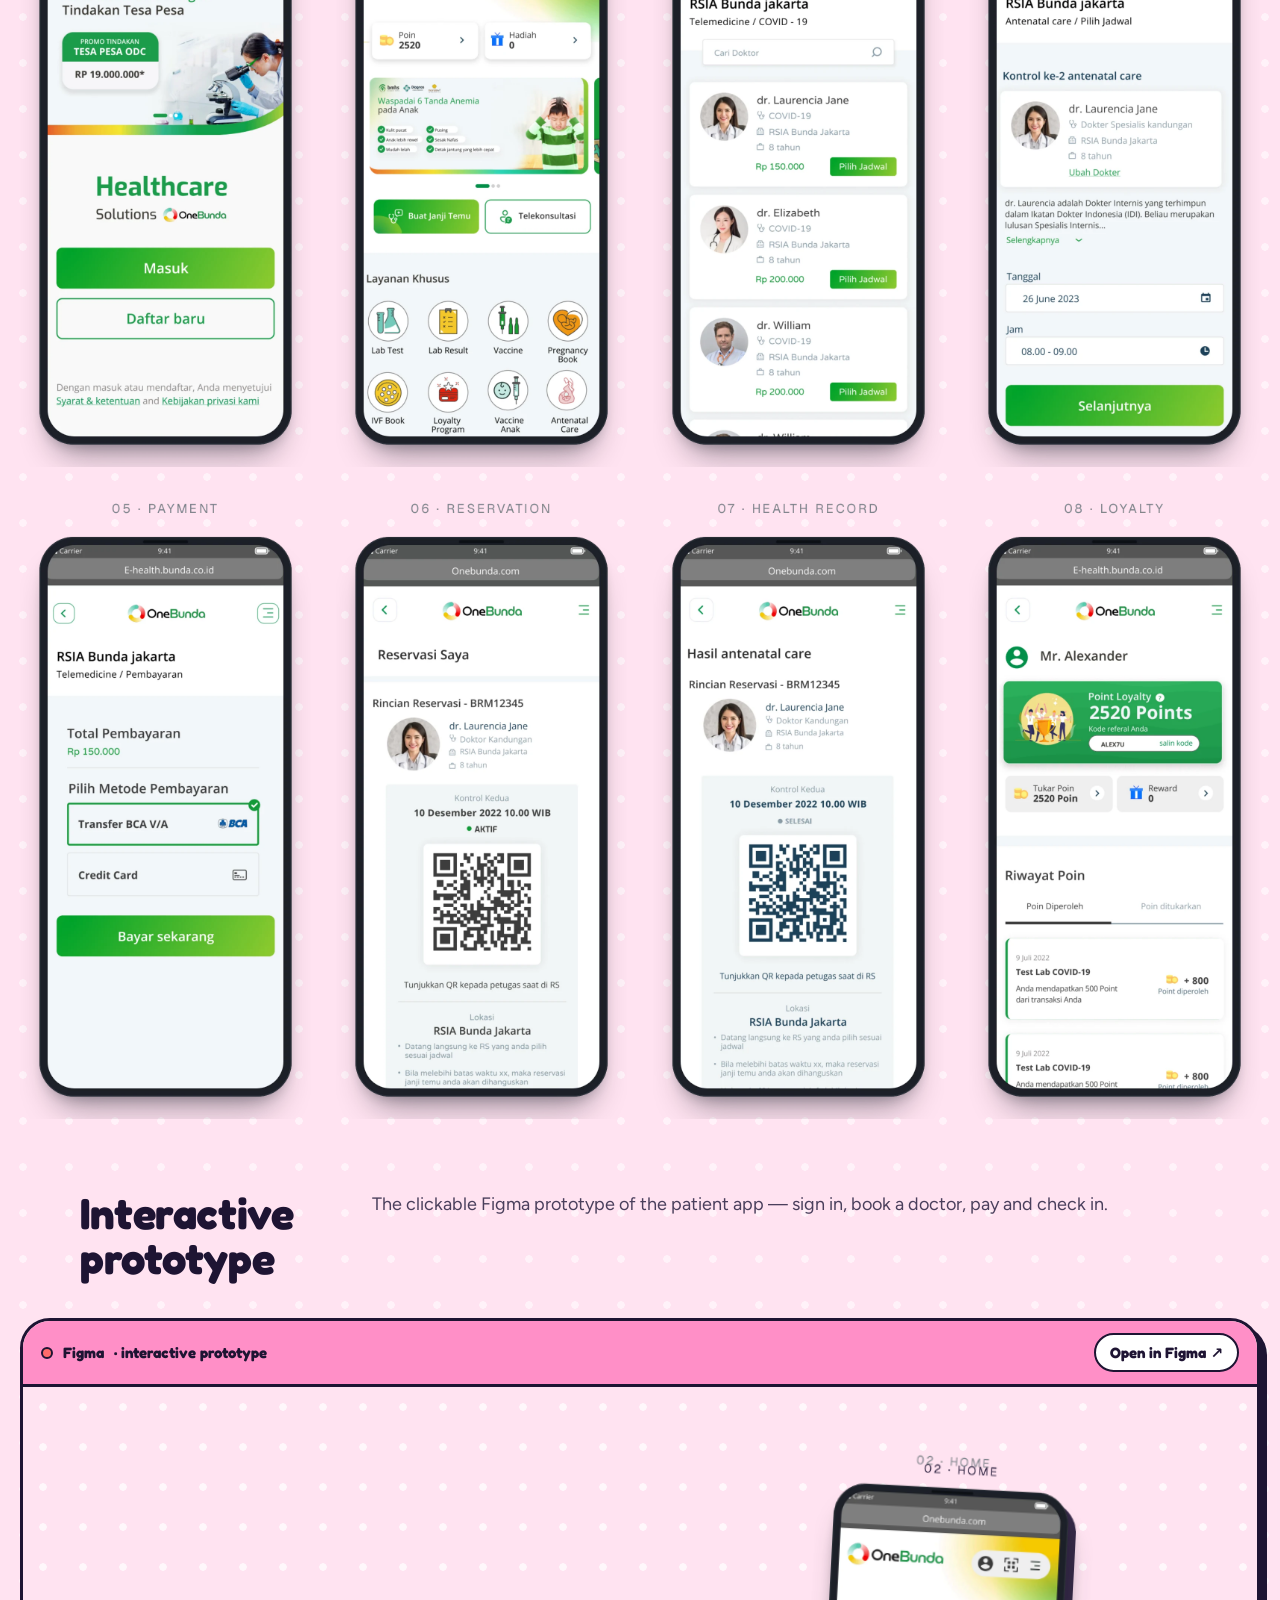
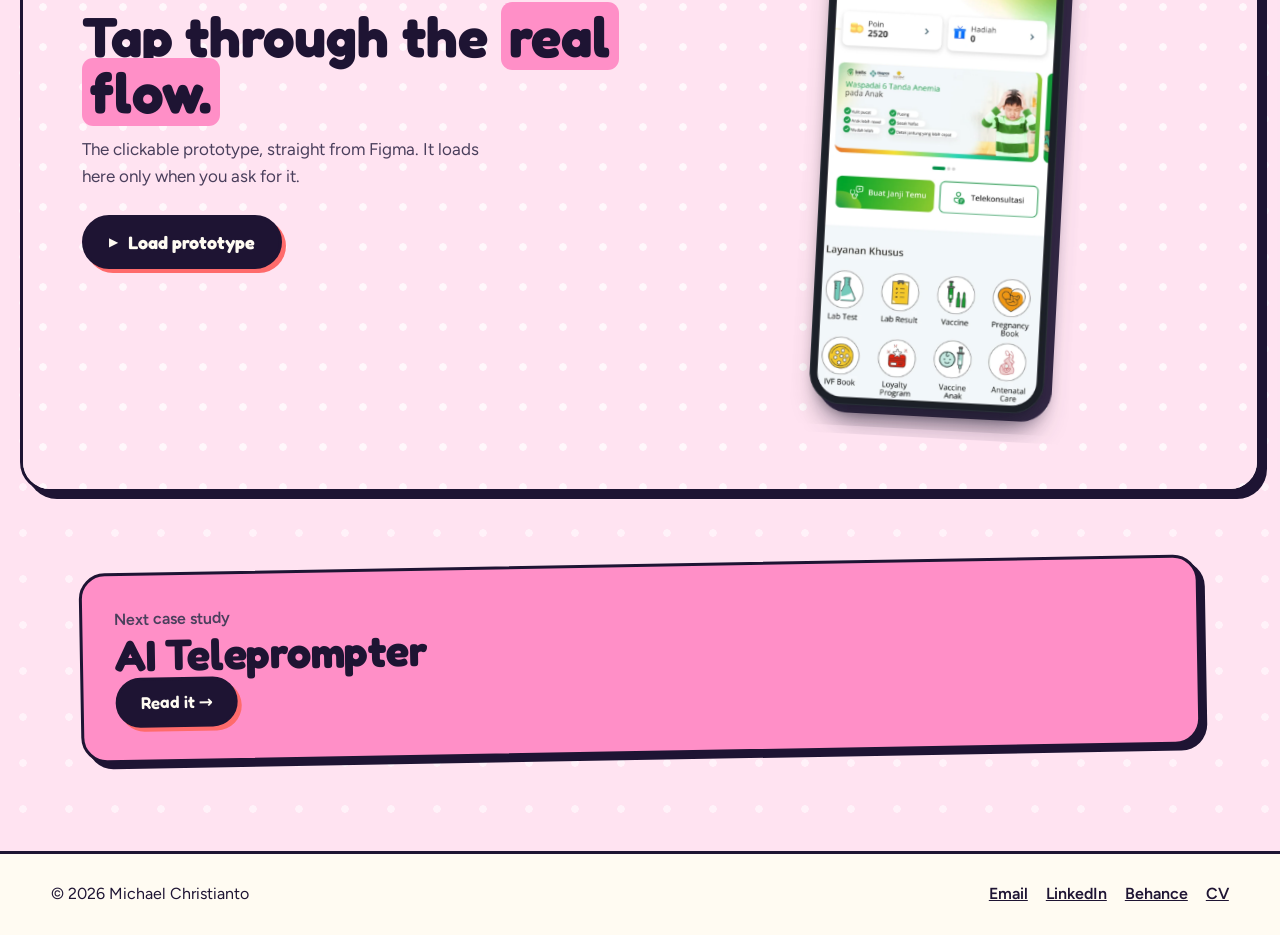
<file: case/onebunda.html>
<!doctype html>
<html lang="en">
<head>
<meta charset="utf-8">
<meta name="viewport" content="width=device-width, initial-scale=1">
<title>E-Health PWA — Case study · Michael Christianto</title>
<meta name="description" content="Case study: E-Health PWA (PWA) — Product Designer, Michael Christianto.">
<script>document.documentElement.classList.add('js')</script>
<link rel="icon" type="image/png" href="../assets/favicon.png">
<link rel="apple-touch-icon" href="../assets/apple-touch-icon.png">
<link rel="preconnect" href="https://fonts.googleapis.com">
<link rel="stylesheet" href="https://fonts.googleapis.com/css2?family=Fredoka:wght@500;600;700&family=Figtree:wght@400;500;600;700&display=swap">
<link rel="stylesheet" href="../assets/case.css">
<style>:root{--bg:#FFE3F1;--accent:#FF8FC7}</style>
</head>
<body>
<svg width="0" height="0" style="position:absolute" aria-hidden="true" focusable="false"><defs><filter id="p1-sh" x="-10%" y="-10%" width="130%" height="140%"><feFlood flood-color="#1E1433"/><feComposite in2="SourceAlpha" operator="in"/><feOffset dx="3" dy="3" result="s"/><feMerge><feMergeNode in="s"/><feMergeNode in="SourceGraphic"/></feMerge></filter></defs></svg>
<header>
  <a class="logo" href="../index.html"><span>MC</span><span>Michael Christianto</span></a>
  <nav>
    <a class="btn" href="../index.html#work">← All work</a>
    <a class="btn btn-ink" href="mailto:michaelchristianto.job@gmail.com">Let's talk</a>
  </nav>
</header>
<main>
  <section class="hero">
    <div>
      <span class="label">Case study · PWA</span>
      <h1 class="stroke">E-Health PWA</h1>
      <p class="lead">An end-to-end Progressive Web App (PWA) designed for a leading hospital group to streamline healthcare access — from digital doctor appointments and vaccination booking to electronic medical records and patient loyalty rewards.</p>
    </div>
    <dl class="sticker meta" style="--r:2deg;margin:0"><div><dt>Role</dt><dd>Product Designer</dd></div><div><dt>Category</dt><dd>PWA · Healthcare · E-Health</dd></div><div><dt>Platform</dt><dd>Mobile PWA &amp; Desktop Web</dd></div><div><dt>Timeline</dt><dd>6 months</dd></div></dl>
  </section>
  <div class="sticker shot cover" style="--r:-1deg"><span class="shot-ph">[Cover image]</span><img src="../assets/img/onebunda-cover.jpg" alt="E-Health PWA — cover" decoding="async" fetchpriority="high" onerror="this.remove()"></div>
  <div class="wide oh-wrap"><section class="oh" id="outcome" aria-labelledby="oh-title"><div class="oh-in"><header class="oh-head"><span class="mono oh-tag"><i aria-hidden="true"></i>Outcome</span><h2 class="oh-lead" id="oh-title">Manual WhatsApp booking became a self-service app that patients <em>actually use.</em></h2></header><div class="oh-grid"><div class="oh-item is-num"><strong>~70%</strong><h3 class="mono">User growth</h3><p>OneBunda users grew almost 70% from January to March 2023, after launch.</p></div><div class="oh-item is-num"><strong>27,000</strong><h3 class="mono">Registered patients</h3><p>Customers registered on the OneBunda platform by March 2023.</p></div><div class="oh-item is-num"><strong>24/7</strong><h3 class="mono">Frictionless healthcare access</h3><p>Manual appointment bookings shifted into a self-service, always-on digital booking channel.</p></div></div><div class="oh-extra"><p class="oh-src">Figures as publicly reported by Bundamedik (BMHS): <a href="https://www.cnbcindonesia.com/market/20230406012100-17-427705/bundamedik--bmhs--siap-mengembangkan-platform-onebunda" target="_blank" rel="noopener noreferrer">CNBC Indonesia, 6 Apr 2023 ↗</a> · <a href="https://www.trenasia.id/dukung-target-dan-kinerja-2023-bmhs-hadirkan-platform-one-bunda" target="_blank" rel="noopener noreferrer">TrenAsia, 3 Apr 2023 ↗</a></p></div></div></section></div>
  <section class="sec">
    <h2>Overview</h2>
    <div class="body"><p>OneBunda is the patient app of Bunda Group — RS Bunda hospitals, Morula IVF and Diagnos labs. It replaces a confusing eHealth experience with one place to register, book, pay and follow up on care.</p></div>
  </section>
  <section class="sec">
    <h2>The problem</h2>
    <div class="body"><p>Patient access to hospital services was heavily fragmented and reliant on manual channels like WhatsApp booking, leading to high drop-offs and operational inefficiencies.</p><div class="steps two pains"><div class="sticker step" style="--r:-1.5deg"><h3>Business pain points</h3><p>Lacked integrated core features (doctor booking, vaccination scheduling, loyalty rewards) and had no direct sync with the hospital’s internal Health Information System (HIS).</p></div><div class="sticker step" style="--r:1.2deg"><h3>Patient experience pain points</h3><p>Booking appointments manually was confusing and time-consuming, while patient health records and rewards were untrackable online.</p></div></div></div>
  </section>
  <section class="sec">
    <h2>Who it’s for</h2>
    <div class="body"><div class="steps two"><div class="sticker step" style="--r:-1.5deg"><h3>Patients &amp; families</h3><p>Seeking quick, seamless online appointment booking, digital health tracking and rewards management across mobile and desktop devices.</p></div><div class="sticker step" style="--r:1.2deg"><h3>Hospital care teams &amp; staff</h3><p>Requiring real-time synchronization between digital bookings and the internal hospital system (HIS) to streamline patient intake and schedule management.</p></div></div></div>
  </section>
  <section class="sec">
    <h2>What I designed</h2>
    <div class="body"><div class="steps two"><div class="sticker step" style="--r:-1.5deg"><h3>Digital doctor &amp; vaccine booking</h3><p>A streamlined 3-step scheduling flow for in-person consultations, teleconsultations and vaccination packages.</p></div><div class="sticker step" style="--r:1.2deg"><h3>Integrated loyalty program</h3><p>A point-earning and reward redemption ecosystem integrated directly into patient consultation activities to boost retention.</p></div><div class="sticker step" style="--r:-1deg"><h3>Health records &amp; medical history</h3><p>A central dashboard allowing patients to track consultation histories, prescriptions and lab results digitally.</p></div><div class="sticker step" style="--r:1.5deg"><h3>Seamless HIS integration UI</h3><p>System workflows aligned with backend hospital management systems to ensure real-time schedule syncing.</p></div></div></div>
  </section>
  <section class="sec">
    <h2>How I approached it</h2>
    <div class="body"><div class="steps two"><div class="sticker step" style="--r:-1.5deg"><b>01</b><h3>Research &amp; discovery</h3><p>Mapped patient journeys, identified manual booking bottlenecks, and aligned business goals with hospital IT requirements.</p></div><div class="sticker step" style="--r:1.2deg"><b>02</b><h3>Ideation &amp; user flow</h3><p>Designed clear, frictionless booking and registration flows, eliminating unnecessary steps to improve completion rates.</p></div><div class="sticker step" style="--r:-1deg"><b>03</b><h3>Wireframing to interactive prototyping</h3><p>Built low-fidelity structures up to high-fidelity, component-driven PWA prototypes using a clean design system.</p></div><div class="sticker step" style="--r:1.5deg"><b>04</b><h3>Usability testing &amp; iteration</h3><p>Validated key task completion scenarios with real patients to refine edge cases prior to developer handoff.</p></div></div></div>
  </section>
  <section class="sec">
    <h2>Design process</h2>
    <div class="body"><div class="steps two"><div class="sticker step" style="--r:-1.5deg"><h3>UX design</h3><ol class="proc-list"><li>Research</li><li>Problem statement</li><li>Empathy map</li><li>User persona</li></ol></div><div class="sticker step" style="--r:1.2deg"><h3>UI design</h3><ol class="proc-list"><li>Wireframing</li><li>Lo-fi design</li><li>Hi-fi design</li><li>Prototype</li></ol></div></div></div>
  </section>
  <section class="sec sec-lead">
    <h2>User flow</h2>
    <div class="body"><p class="muted">The core patient journey, polished from the study case: sign in with WhatsApp, book a doctor for yourself or family, pay, and the booking lands in the hospital system — then the visit earns points to redeem.</p></div>
  </section>
  <div class="wide"><div class="fc-wrap" data-fc><svg class="fc-svg fc-eh" viewBox="0 0 1400 460" role="img" aria-labelledby="fc-title"><title id="fc-title">Patient user flow: open the OneBunda PWA; if not signed in, sign in with a WhatsApp one-time code; from Home pick a facility, a doctor (with an ID check on the first visit) and a date and time for yourself or family, with doctor schedules coming live from the hospital system; confirm and pay by virtual account or card, retrying if the payment fails; the booking syncs to the hospital system (HIS) and issues a reservation QR; check in with the QR at the hospital, earn points and redeem them for vouchers.</title><defs><marker id="fc-arrow" viewBox="0 0 10 10" refX="9" refY="5" markerWidth="7" markerHeight="7" orient="auto-start-reverse"><path d="M0,1 L9,5 L0,9 Z" class="fc-head"/></marker></defs><g class="fc-lane"><rect x="0" y="0" width="1400" height="100" class=""/><text x="20" y="54.0">PATIENT</text></g><g class="fc-lane"><rect x="0" y="100" width="1400" height="150" class="odd"/><text x="20" y="179.0">ONEBUNDA PWA</text></g><g class="fc-lane"><rect x="0" y="250" width="1400" height="122" class=""/><text x="20" y="315.0">PAYMENT</text></g><g class="fc-lane"><rect x="0" y="372" width="1400" height="88" class="odd"/><text x="20" y="420.0">HOSPITAL · HIS</text></g><g class="fc-link" style="--k:1"><path d="M195,79 V118" pathLength="1" marker-end="url(#fc-arrow)"/></g><g class="fc-link" style="--k:2"><path d="M233,148 H417" pathLength="1" marker-end="url(#fc-arrow)"/><text class="fc-lab" x="325.0" y="140">yes</text></g><g class="fc-link fc-alt" style="--k:2"><path d="M195,178 V214 H269" pathLength="1" marker-end="url(#fc-arrow)"/><text class="fc-lab" x="211" y="204">no</text></g><g class="fc-link" style="--k:3"><path d="M401,214 H475 V177" pathLength="1" marker-end="url(#fc-arrow)"/></g><g class="fc-link" style="--k:4"><path d="M533,148 H615 V79" pathLength="1" marker-end="url(#fc-arrow)"/></g><g class="fc-link" style="--k:5"><path d="M673,50 H697" pathLength="1" marker-end="url(#fc-arrow)"/></g><g class="fc-link" style="--k:6"><path d="M813,50 H837" pathLength="1" marker-end="url(#fc-arrow)"/></g><g class="fc-link fc-alt" style="--k:6"><path d="M755,79 V195" pathLength="1" marker-end="url(#fc-arrow)"/><text class="fc-lab" x="799" y="142">first visit</text></g><g class="fc-link fc-alt" style="--k:6.6"><path d="M814,214 H865 V79" pathLength="1" marker-end="url(#fc-arrow)"/></g><g class="fc-link fc-alt" style="--k:6.4"><path d="M925,387 V79" pathLength="1" marker-end="url(#fc-arrow)"/><text class="fc-lab" x="883" y="322">real time</text></g><g class="fc-link" style="--k:7"><path d="M953,50 H1035 V119" pathLength="1" marker-end="url(#fc-arrow)"/></g><g class="fc-link" style="--k:8"><path d="M1035,177 V289" pathLength="1" marker-end="url(#fc-arrow)"/></g><g class="fc-link" style="--k:9"><path d="M1093,318 H1137" pathLength="1" marker-end="url(#fc-arrow)"/></g><g class="fc-link fc-alt" style="--k:10"><path d="M1175,288 V266 H1063 V289" pathLength="1" marker-end="url(#fc-arrow)"/><text class="fc-lab" x="1221" y="282">no · retry</text></g><g class="fc-link" style="--k:10"><path d="M1175,348 V387" pathLength="1" marker-end="url(#fc-arrow)"/><text class="fc-lab" x="1193" y="368">yes</text></g><g class="fc-link" style="--k:11"><path d="M1233,416 H1257" pathLength="1" marker-end="url(#fc-arrow)"/></g><g class="fc-link" style="--k:12"><path d="M1315,387 V177" pathLength="1" marker-end="url(#fc-arrow)"/></g><g class="fc-link" style="--k:13"><path d="M1315,119 V79" pathLength="1" marker-end="url(#fc-arrow)"/></g><g class="fc-node" style="--k:0"><rect x="131.0" y="21.0" width="128" height="58" rx="10"/><text class="fc-t" x="195" y="45">Open OneBunda</text><text class="fc-s" x="195" y="64">PWA · any device</text></g><g class="fc-node fc-dec" style="--k:1.3"><path d="M195,118 L233,148 L195,178 L157,148 Z"/><text class="fc-t fc-small" x="195" y="152">signed in?</text></g><g class="fc-node" style="--k:2.5"><rect x="269.0" y="185.0" width="132" height="58" rx="10"/><text class="fc-t" x="335" y="209">Sign in</text><text class="fc-s" x="335" y="228">WhatsApp · OTP</text></g><g class="fc-node fc-key" style="--k:3.3"><rect x="411.0" y="119.0" width="128" height="58" rx="10"/><text class="fc-t" x="475" y="143">Home</text><text class="fc-s" x="475" y="162">9 core services</text></g><g class="fc-node" style="--k:4.5"><rect x="551.0" y="21.0" width="128" height="58" rx="10"/><text class="fc-t" x="615" y="45">Facility</text><text class="fc-s" x="615" y="64">RS · IVF · lab</text></g><g class="fc-node" style="--k:5.3"><rect x="691.0" y="21.0" width="128" height="58" rx="10"/><text class="fc-t" x="755" y="45">Pick a doctor</text><text class="fc-s" x="755" y="64">hospital · fee</text></g><g class="fc-node fc-pill fc-dash" style="--k:6.3"><rect x="696.0" y="195.0" width="118" height="38" rx="19"/><text class="fc-t fc-small" x="755" y="218">ID check · KTP</text></g><g class="fc-node" style="--k:6.6"><rect x="831.0" y="21.0" width="128" height="58" rx="10"/><text class="fc-t" x="895" y="45">Date &amp; time</text><text class="fc-s" x="895" y="64">me or family</text></g><g class="fc-node" style="--k:6.2"><rect x="861.0" y="387.0" width="128" height="58" rx="10"/><text class="fc-t" x="925" y="411">Live schedules</text><text class="fc-s" x="925" y="430">doctors · slots</text></g><g class="fc-node" style="--k:7.5"><rect x="971.0" y="119.0" width="128" height="58" rx="10"/><text class="fc-t" x="1035" y="143">Confirm</text><text class="fc-s" x="1035" y="162">details · fee</text></g><g class="fc-node" style="--k:8.3"><rect x="971.0" y="289.0" width="128" height="58" rx="10"/><text class="fc-t" x="1035" y="313">Pay</text><text class="fc-s" x="1035" y="332">BCA VA · card</text></g><g class="fc-node fc-dec" style="--k:9.3"><path d="M1175,288 L1213,318 L1175,348 L1137,318 Z"/><text class="fc-t fc-small" x="1175" y="322">paid?</text></g><g class="fc-node" style="--k:10.5"><rect x="1111.0" y="387.0" width="128" height="58" rx="10"/><text class="fc-t" x="1175" y="411">Synced to HIS</text><text class="fc-s" x="1175" y="430">Teramedik · QR</text></g><g class="fc-node" style="--k:11.3"><rect x="1251.0" y="387.0" width="128" height="58" rx="10"/><text class="fc-t" x="1315" y="411">Check in</text><text class="fc-s" x="1315" y="430">scan QR at RS</text></g><g class="fc-node" style="--k:12.3"><rect x="1251.0" y="119.0" width="128" height="58" rx="10"/><text class="fc-t" x="1315" y="143">Points</text><text class="fc-s" x="1315" y="162">history · results</text></g><g class="fc-node fc-key" style="--k:13.3"><rect x="1251.0" y="21.0" width="128" height="58" rx="10"/><text class="fc-t" x="1315" y="45">Redeem</text><text class="fc-s" x="1315" y="64">vouchers · QR</text></g><path id="fc-trail" class="fc-trail" d="M195,50 V148 H615 V50 H1035 V318 H1175 V416 H1315 V50"/><circle class="fc-dot" r="5"><animateMotion dur="11s" repeatCount="indefinite" rotate="auto" keyPoints="0;1" keyTimes="0;1" calcMode="linear"><mpath href="#fc-trail"/></animateMotion></circle></svg><ol class="flow-list"><li><span class="mono fl-lane">01 · Patient</span><h3>Open OneBunda</h3><p>A progressive web app: nothing to install, the same experience on phone and desktop.</p></li><li><span class="mono fl-lane">02 · PWA</span><h3>Sign in</h3><p>A phone number and a WhatsApp one-time code. New patients register in one short form.</p></li><li><span class="mono fl-lane">03 · PWA</span><h3>Home</h3><p>Nine core services in one place.</p><div class="fl-kids"><span>Appointment</span><span>Lab test</span><span>Vaccine</span><span>Antenatal care</span><span>Loyalty</span><span>+4 more</span></div></li><li><span class="mono fl-lane">04 · Patient</span><h3>Facility &amp; doctor</h3><p>Pick a facility, a hospital and a doctor. On the first visit, a quick ID check with KTP or passport.</p><div class="fl-kids plain"><span>RS Bunda</span><span>Morula IVF</span><span>Diagnos</span></div></li><li><span class="mono fl-lane">05 · Patient</span><h3>Date &amp; time</h3><p>Choose a slot, for yourself or a family member. Doctor schedules come live from the hospital system (HIS).</p></li><li><span class="mono fl-lane">06 · Payment</span><h3>Confirm &amp; pay</h3><p>Check the details and the fee, then pay by virtual account or card. A failed payment can be retried right away.</p><div class="fl-kids plain"><span>BCA virtual account</span><span>Credit card</span></div></li><li><span class="mono fl-lane">07 · Hospital · HIS</span><h3>Synced to HIS</h3><p>The booking reaches the hospital system (Teramedik) in real time and the patient gets a reservation QR.</p></li><li><span class="mono fl-lane">08 · Hospital · HIS</span><h3>Check in</h3><p>Show the QR at the hospital counter.</p></li><li><span class="mono fl-lane">09 · PWA</span><h3>Points &amp; records</h3><p>Every visit earns loyalty points; consultation history, prescriptions and lab results stay in one place.</p></li><li><span class="mono fl-lane">10 · Patient</span><h3>Redeem</h3><p>Swap points for vouchers and claim them with a QR code.</p></li></ol></div></div>
  <section class="sec sec-lead">
    <h2>Flowchart</h2>
    <div class="body"><p class="muted">Under the hood: the booking logic that keeps the PWA and the hospital system in step — every check, retry and dead end a request can hit between “book” and check-in.</p></div>
  </section>
  <div class="wide"><div class="fc-wrap" data-fc><svg class="fc-svg" viewBox="0 0 1498 410" role="img" aria-labelledby="ehf-title"><title id="ehf-title">Booking logic flowchart: a booking request checks sign-in (WhatsApp one-time code if needed), picks a slot from the live HIS schedule and suggests the next free time if it was taken, creates an invoice, expires the reservation if it is not paid in time, writes the booking to the hospital system with automatic retries, then issues a reservation QR for check-in where loyalty points are credited.</title><defs><marker id="ehf-arrow" viewBox="0 0 10 10" refX="9" refY="5" markerWidth="7" markerHeight="7" orient="auto-start-reverse"><path d="M0,1 L9,5 L0,9 Z" class="fc-head"/></marker></defs><g class="fc-link" style="--k:0.5"><path d="M148,215 L184,215" pathLength="1" marker-end="url(#ehf-arrow)"/></g><g class="fc-link" style="--k:1.5"><path d="M276,215 L312,215" pathLength="1" marker-end="url(#ehf-arrow)"/><text class="fc-lab" x="292.0" y="207" text-anchor="middle">yes</text></g><g class="fc-link fc-alt" style="--k:1.2"><path d="M230,246 L230,321" pathLength="1" marker-end="url(#ehf-arrow)"/><text class="fc-lab" x="240.0" y="287" text-anchor="start">no</text></g><g class="fc-link fc-alt" style="--k:1.8"><path d="M292,350 L364,350 Q374,350 374,340 L374,244" pathLength="1" marker-end="url(#ehf-arrow)"/></g><g class="fc-link" style="--k:2.5"><path d="M436,215 L472,215" pathLength="1" marker-end="url(#ehf-arrow)"/></g><g class="fc-link fc-alt" style="--k:3.2"><path d="M518,184 L518,109" pathLength="1" marker-end="url(#ehf-arrow)"/><text class="fc-lab" x="528.0" y="153" text-anchor="start">taken</text></g><g class="fc-link fc-alt" style="--k:3.6"><path d="M456,80 L384,80 Q374,80 374,90 L374,186" pathLength="1" marker-end="url(#ehf-arrow)"/></g><g class="fc-link" style="--k:3.5"><path d="M564,215 L600,215" pathLength="1" marker-end="url(#ehf-arrow)"/><text class="fc-lab" x="580.0" y="207" text-anchor="middle">free</text></g><g class="fc-link" style="--k:4.5"><path d="M724,215 L760,215" pathLength="1" marker-end="url(#ehf-arrow)"/></g><g class="fc-link fc-alt" style="--k:5.2"><path d="M806,246 L806,321" pathLength="1" marker-end="url(#ehf-arrow)"/><text class="fc-lab" x="816.0" y="287" text-anchor="start">no</text></g><g class="fc-link fc-alt" style="--k:5.8"><path d="M868,350 L1035,350" pathLength="1" marker-end="url(#ehf-arrow)"/></g><g class="fc-link" style="--k:5.5"><path d="M852,215 L888,215" pathLength="1" marker-end="url(#ehf-arrow)"/><text class="fc-lab" x="868.0" y="207" text-anchor="middle">yes</text></g><g class="fc-link" style="--k:6.5"><path d="M1012,215 L1048,215" pathLength="1" marker-end="url(#ehf-arrow)"/></g><g class="fc-link fc-alt" style="--k:7.2"><path d="M1094,184 L1094,109" pathLength="1" marker-end="url(#ehf-arrow)"/><text class="fc-lab" x="1104.0" y="153" text-anchor="start">no</text></g><g class="fc-link fc-alt" style="--k:7.6"><path d="M1032,80 L960,80 Q950,80 950,90 L950,186" pathLength="1" marker-end="url(#ehf-arrow)"/></g><g class="fc-link" style="--k:7.5"><path d="M1140,215 L1176,215" pathLength="1" marker-end="url(#ehf-arrow)"/><text class="fc-lab" x="1156.0" y="207" text-anchor="middle">yes</text></g><g class="fc-link" style="--k:8.5"><path d="M1300,215 L1336,215" pathLength="1" marker-end="url(#ehf-arrow)"/></g><g class="fc-node fc-term" style="--k:0"><rect x="30" y="195" width="118" height="40" rx="20"/><text class="fc-t fc-small" x="89.0" y="219.5">Book a visit</text></g><g class="fc-node fc-dec" style="--k:1"><path d="M230.0,184 L276.0,215 L230.0,246 L184.0,215 Z"/><text class="fc-t fc-small" x="230.0" y="219">signed in?</text></g><g class="fc-node fc-dash" style="--k:1.5"><rect x="168" y="321" width="124" height="58" rx="10"/><text class="fc-t" x="230.0" y="345">Sign in</text><text class="fc-s" x="230.0" y="364">WhatsApp OTP</text></g><g class="fc-node" style="--k:2"><rect x="312" y="186" width="124" height="58" rx="10"/><text class="fc-t" x="374.0" y="210">Pick a slot</text><text class="fc-s" x="374.0" y="229">HIS schedule</text></g><g class="fc-node fc-dec" style="--k:3"><path d="M518.0,184 L564.0,215 L518.0,246 L472.0,215 Z"/><text class="fc-t fc-small" x="518.0" y="219">slot free?</text></g><g class="fc-node fc-dash" style="--k:3.4"><rect x="456" y="51" width="124" height="58" rx="10"/><text class="fc-t" x="518.0" y="75">Suggest slot</text><text class="fc-s" x="518.0" y="94">next free time</text></g><g class="fc-node" style="--k:4"><rect x="600" y="186" width="124" height="58" rx="10"/><text class="fc-t" x="662.0" y="210">Create invoice</text><text class="fc-s" x="662.0" y="229">VA · credit card</text></g><g class="fc-node fc-dec" style="--k:5"><path d="M806.0,184 L852.0,215 L806.0,246 L760.0,215 Z"/><text class="fc-t fc-small" x="806.0" y="219">paid?</text></g><g class="fc-node fc-dash" style="--k:5.4"><rect x="744" y="321" width="124" height="58" rx="10"/><text class="fc-t" x="806.0" y="345">Expire</text><text class="fc-s" x="806.0" y="364">slot released</text></g><g class="fc-node fc-term fc-ghost" style="--k:6"><rect x="1035" y="330" width="118" height="40" rx="20"/><text class="fc-t fc-small" x="1094.0" y="354.5">Cancelled</text></g><g class="fc-node fc-key" style="--k:6"><rect x="888" y="186" width="124" height="58" rx="10"/><text class="fc-t" x="950.0" y="210">Write to HIS</text><text class="fc-s" x="950.0" y="229">Teramedik API</text></g><g class="fc-node fc-dec" style="--k:7"><path d="M1094.0,184 L1140.0,215 L1094.0,246 L1048.0,215 Z"/><text class="fc-t fc-small" x="1094.0" y="219">synced?</text></g><g class="fc-node fc-dash" style="--k:7.4"><rect x="1032" y="51" width="124" height="58" rx="10"/><text class="fc-t" x="1094.0" y="75">Queue &amp; retry</text><text class="fc-s" x="1094.0" y="94">automatic</text></g><g class="fc-node" style="--k:8"><rect x="1176" y="186" width="124" height="58" rx="10"/><text class="fc-t" x="1238.0" y="210">Issue QR</text><text class="fc-s" x="1238.0" y="229">QR · push</text></g><g class="fc-node fc-term" style="--k:9"><rect x="1336" y="195" width="132" height="40" rx="20"/><text class="fc-t fc-small" x="1402.0" y="219.5">Check in · points</text></g><path id="ehf-trail" class="fc-trail" d="M89,215 L1402,215"/><circle class="fc-dot" r="5"><animateMotion dur="9s" repeatCount="indefinite" calcMode="linear"><mpath href="#ehf-trail"/></animateMotion></circle></svg><ol class="flow-list"><li class="term"><span class="mono fl-lane">01 · Patient</span><h3>Book a visit</h3><p>The request starts from Home or a doctor’s profile.</p></li><li class="dec"><span class="mono fl-lane">02 · PWA</span><h3>Signed in?</h3><p>If not, the patient signs in with a WhatsApp one-time code first.</p><div class="fl-kids plain"><span>Yes → continue</span><span>No → OTP sign-in</span></div></li><li class=""><span class="mono fl-lane">03 · HIS</span><h3>Pick a slot</h3><p>Doctor schedules are read live from the hospital system.</p></li><li class="dec"><span class="mono fl-lane">04 · HIS</span><h3>Slot still free?</h3><p>If someone took it in the meantime, the app suggests the next free time.</p></li><li class=""><span class="mono fl-lane">05 · Payment</span><h3>Create invoice</h3><p>Virtual account or credit card.</p></li><li class="dec"><span class="mono fl-lane">06 · Payment</span><h3>Paid in time?</h3><p>If not, the reservation expires and the slot is released.</p></li><li class=""><span class="mono fl-lane">07 · HIS</span><h3>Write to HIS</h3><p>The booking is written to Teramedik.</p></li><li class="dec"><span class="mono fl-lane">08 · HIS</span><h3>Synced?</h3><p>A failed write is queued and retried automatically.</p></li><li class=""><span class="mono fl-lane">09 · PWA</span><h3>Issue QR</h3><p>A reservation QR plus a push notification.</p></li><li class="term"><span class="mono fl-lane">10 · Patient</span><h3>Check in · points</h3><p>The QR is scanned at the counter and loyalty points are credited.</p></li></ol></div></div>
  <section class="sec">
    <h2>9 core services</h2>
    <div class="body"><div class="chips"><span>Make an appointment</span><span>Lab test</span><span>Lab result</span><span>Vaccine</span><span>Pregnancy book</span><span>Morula IVF book</span><span>Antenatal care</span><span>Kids vaccination</span><span>Loyalty program</span></div></div>
  </section>
  <section class="sec">
    <h2>Key flows</h2>
    <div class="body"><div class="steps"><div class="sticker step" style="--r:-1.5deg"><h3>Sign in with WhatsApp</h3><p>Log in with a phone number and a one-time code. New patients register in one short form.</p></div><div class="sticker step" style="--r:1.2deg"><h3>Book a doctor</h3><p>Pick a facility, hospital, doctor and time — for yourself or family — then pay by virtual account or card.</p></div><div class="sticker step" style="--r:-1deg"><h3>Antenatal care</h3><p>A pregnancy timeline by trimester, recommended check-ups, QR check-in, doctor’s notes and weekly baby-size milestones.</p></div><div class="sticker step" style="--r:1.5deg"><h3>Kids vaccination</h3><p>Child profiles with a vaccination schedule and booking in a few taps.</p></div><div class="sticker step" style="--r:-1.2deg"><h3>Lab tests &amp; results</h3><p>Choose a test and a location, book a slot, then download the results.</p></div><div class="sticker step" style="--r:1deg"><h3>Loyalty &amp; rewards</h3><p>Earn points from every transaction, redeem vouchers and claim them with a QR code at the counter.</p></div></div></div>
  </section>
  <section class="sec sec-lead">
    <h2>Screens</h2>
    <div class="body"><p class="muted">A showcase of core end-to-end flows across the PWA ecosystem, including Patient Onboarding/Registration, Doctor Consultation Search, Flexible Appointment Scheduling, Medical Records View and Loyalty Rewards Dashboard.</p><p class="muted">With 50+ screens designed across the patient app, only a selection is shown here.</p></div>
  </section>
  <div class="wide"><div class="gallery wgal"><div class="wrow"><figure class="ph wtile" style="--ar:0.4643;--r:-1.5deg"><img src="../assets/img/ehealth-mobile-1.webp" alt="E-Health PWA — Sign in or register" width="780" height="1680" loading="lazy" decoding="async" onerror="this.remove()"></figure><figure class="ph wtile" style="--ar:0.4643;--r:1.2deg"><img src="../assets/img/ehealth-mobile-2.webp" alt="E-Health PWA — Home with the nine core services" width="780" height="1680" loading="lazy" decoding="async" onerror="this.remove()"></figure><figure class="ph wtile" style="--ar:0.4643;--r:-1deg"><img src="../assets/img/ehealth-mobile-3.webp" alt="E-Health PWA — Choose a doctor" width="780" height="1680" loading="lazy" decoding="async" onerror="this.remove()"></figure><figure class="ph wtile" style="--ar:0.4643;--r:1.5deg"><img src="../assets/img/ehealth-mobile-4.webp" alt="E-Health PWA — Pick a date and time" width="780" height="1680" loading="lazy" decoding="async" onerror="this.remove()"></figure></div><div class="wrow"><figure class="ph wtile" style="--ar:0.4643;--r:-1.2deg"><img src="../assets/img/ehealth-mobile-5.webp" alt="E-Health PWA — Payment method" width="780" height="1680" loading="lazy" decoding="async" onerror="this.remove()"></figure><figure class="ph wtile" style="--ar:0.4643;--r:1deg"><img src="../assets/img/ehealth-mobile-6.webp" alt="E-Health PWA — Reservation QR" width="780" height="1680" loading="lazy" decoding="async" onerror="this.remove()"></figure><figure class="ph wtile" style="--ar:0.4643;--r:-1.5deg"><img src="../assets/img/ehealth-mobile-7.webp" alt="E-Health PWA — Antenatal care record" width="780" height="1680" loading="lazy" decoding="async" onerror="this.remove()"></figure><figure class="ph wtile" style="--ar:0.4643;--r:1.2deg"><img src="../assets/img/ehealth-mobile-8.webp" alt="E-Health PWA — Loyalty points" width="780" height="1680" loading="lazy" decoding="async" onerror="this.remove()"></figure></div></div></div>
  <section class="sec sec-lead">
    <h2>Interactive prototype</h2>
    <div class="body"><p class="muted">The clickable Figma prototype of the patient app — sign in, book a doctor, pay and check in.</p></div>
  </section>
  <div class="wide"><div class="proto-wrap"><div class="proto" data-proto data-src="https://embed.figma.com/proto/DCbgTOseB9IuB2SEOh5olz/%F0%9F%9F%A2One-bunda?node-id=1372-40802&amp;scaling=scale-down&amp;content-scaling=fixed&amp;page-id=866:15807&amp;starting-point-node-id=1372:40802&amp;embed-host=share" data-title="E-Health PWA — interactive Figma prototype">
    <div class="proto-bar"><span class="mono"><i class="proto-led" aria-hidden="true"></i>Figma<span class="pb-x"> · interactive prototype</span></span><a class="link mono" href="https://www.figma.com/proto/DCbgTOseB9IuB2SEOh5olz/%F0%9F%9F%A2One-bunda?node-id=1372-40802&amp;p=f&amp;t=E6JNjlXIWFIhb3yh-1&amp;scaling=scale-down&amp;content-scaling=fixed&amp;page-id=866%3A15807&amp;starting-point-node-id=1372%3A40802&amp;show-proto-sidebar=1" target="_blank" rel="noopener noreferrer">Open in Figma ↗</a></div>
    <div class="proto-stage">
      <div class="proto-face">
        <div class="proto-copy">
          <p class="proto-h">Tap through the <em>real flow.</em></p>
          <p class="muted proto-sub">The clickable prototype, straight from Figma. It loads here only when you ask for it.</p>
          <button type="button" class="proto-load" data-cursor="Play"><span aria-hidden="true">▶</span> Load prototype</button>
        </div>
        <img class="proto-poster" src="../assets/img/ehealth-mobile-2.webp" alt="" loading="lazy" decoding="async">
      </div>
      <span class="proto-wait mono" aria-hidden="true">Loading Figma…</span>
    </div>
  </div></div></div>
  <a class="sticker next" href="facethecamera.html" style="--r:-1deg">
    <div><span class="muted" style="font-weight:600">Next case study</span><h2>AI Teleprompter</h2></div>
    <span class="btn btn-ink">Read it →</span>
  </a>
</main>
<footer>
  <span>© 2026 Michael Christianto</span>
  <nav>
    <a href="mailto:michaelchristianto.job@gmail.com">Email</a>
    <a href="https://www.linkedin.com/in/michael-christiantoo/" target="_blank" rel="noopener noreferrer">LinkedIn</a>
    <a href="https://www.behance.net/michaelchristianto" target="_blank" rel="noopener noreferrer">Behance</a>
    <a href="https://drive.google.com/file/d/1tnc6XAZBq-O1pKUCmyFhcBUXKSHwxRmx/view?usp=sharing" target="_blank" rel="noopener noreferrer">CV</a>
  </nav>
</footer>
<script src="../assets/bubbles.js"></script>
<script src="../assets/case.js" defer></script>
</body>
</html>
</file>
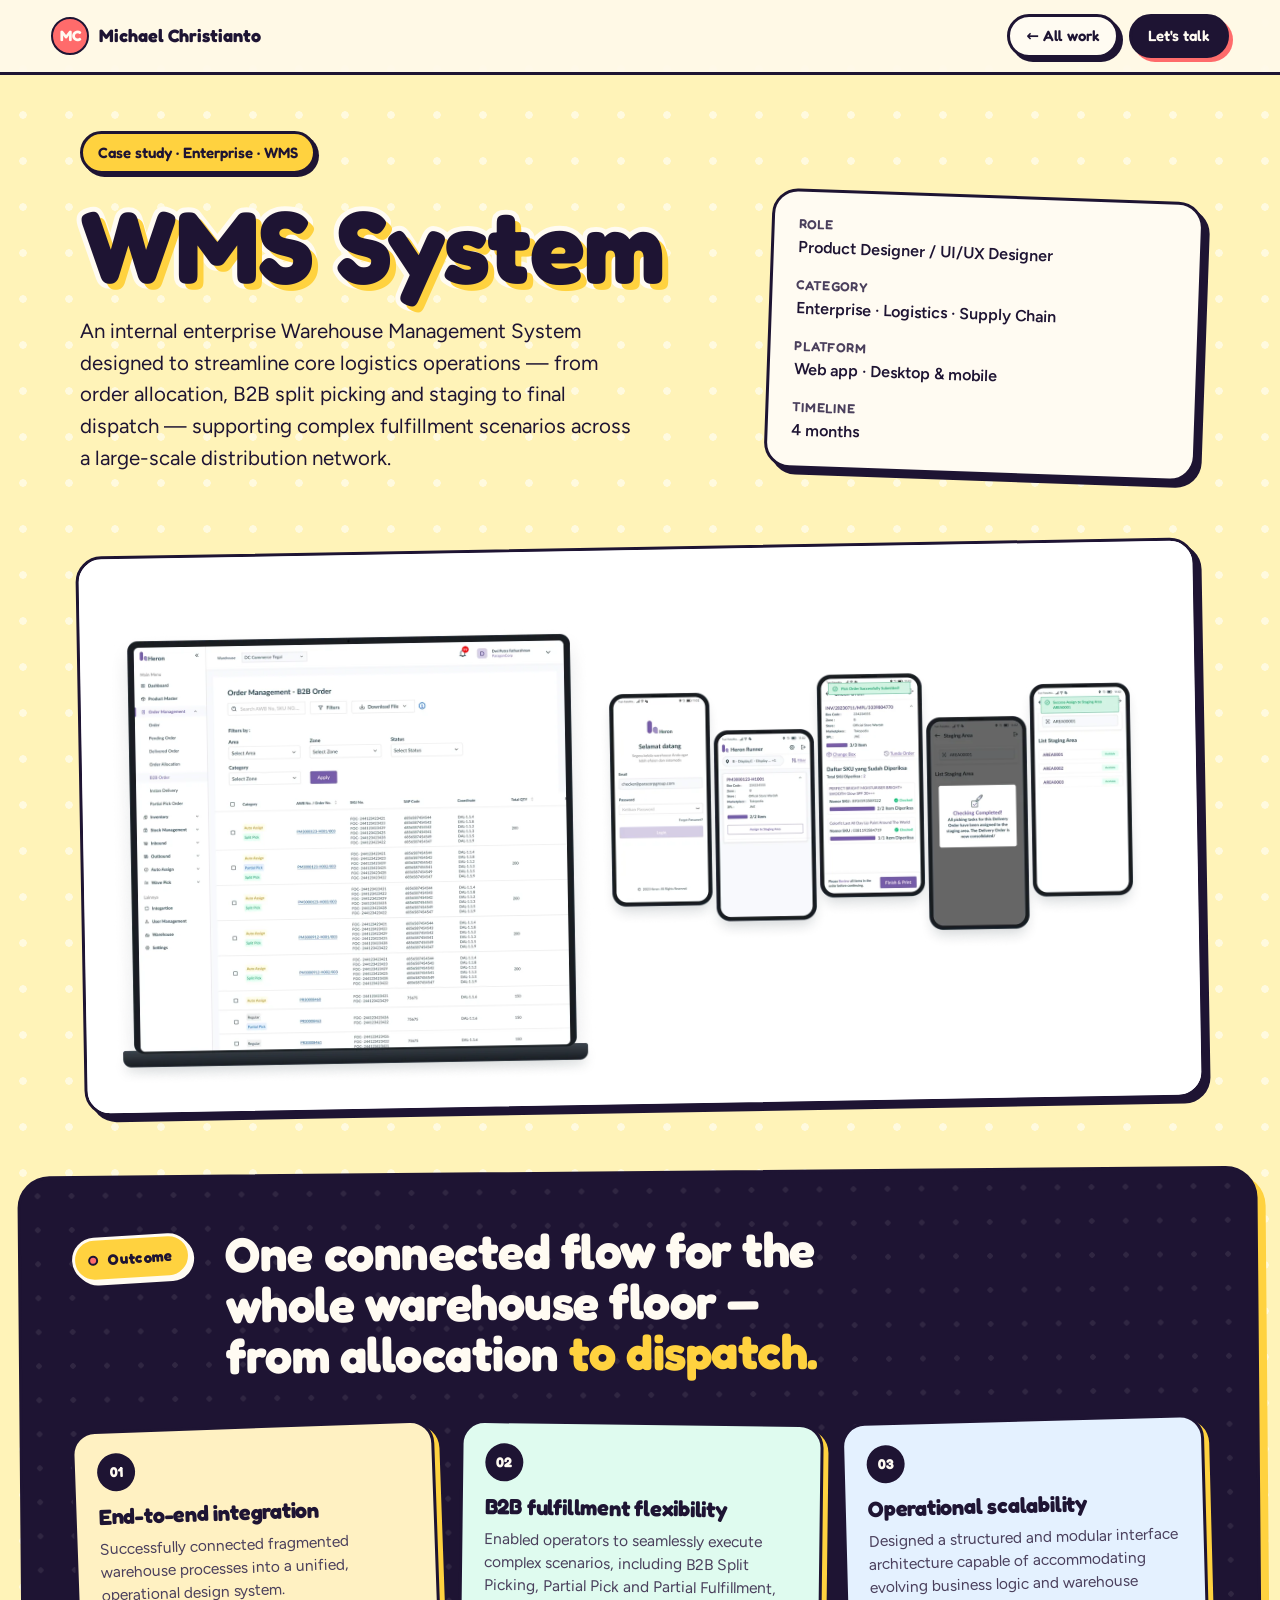
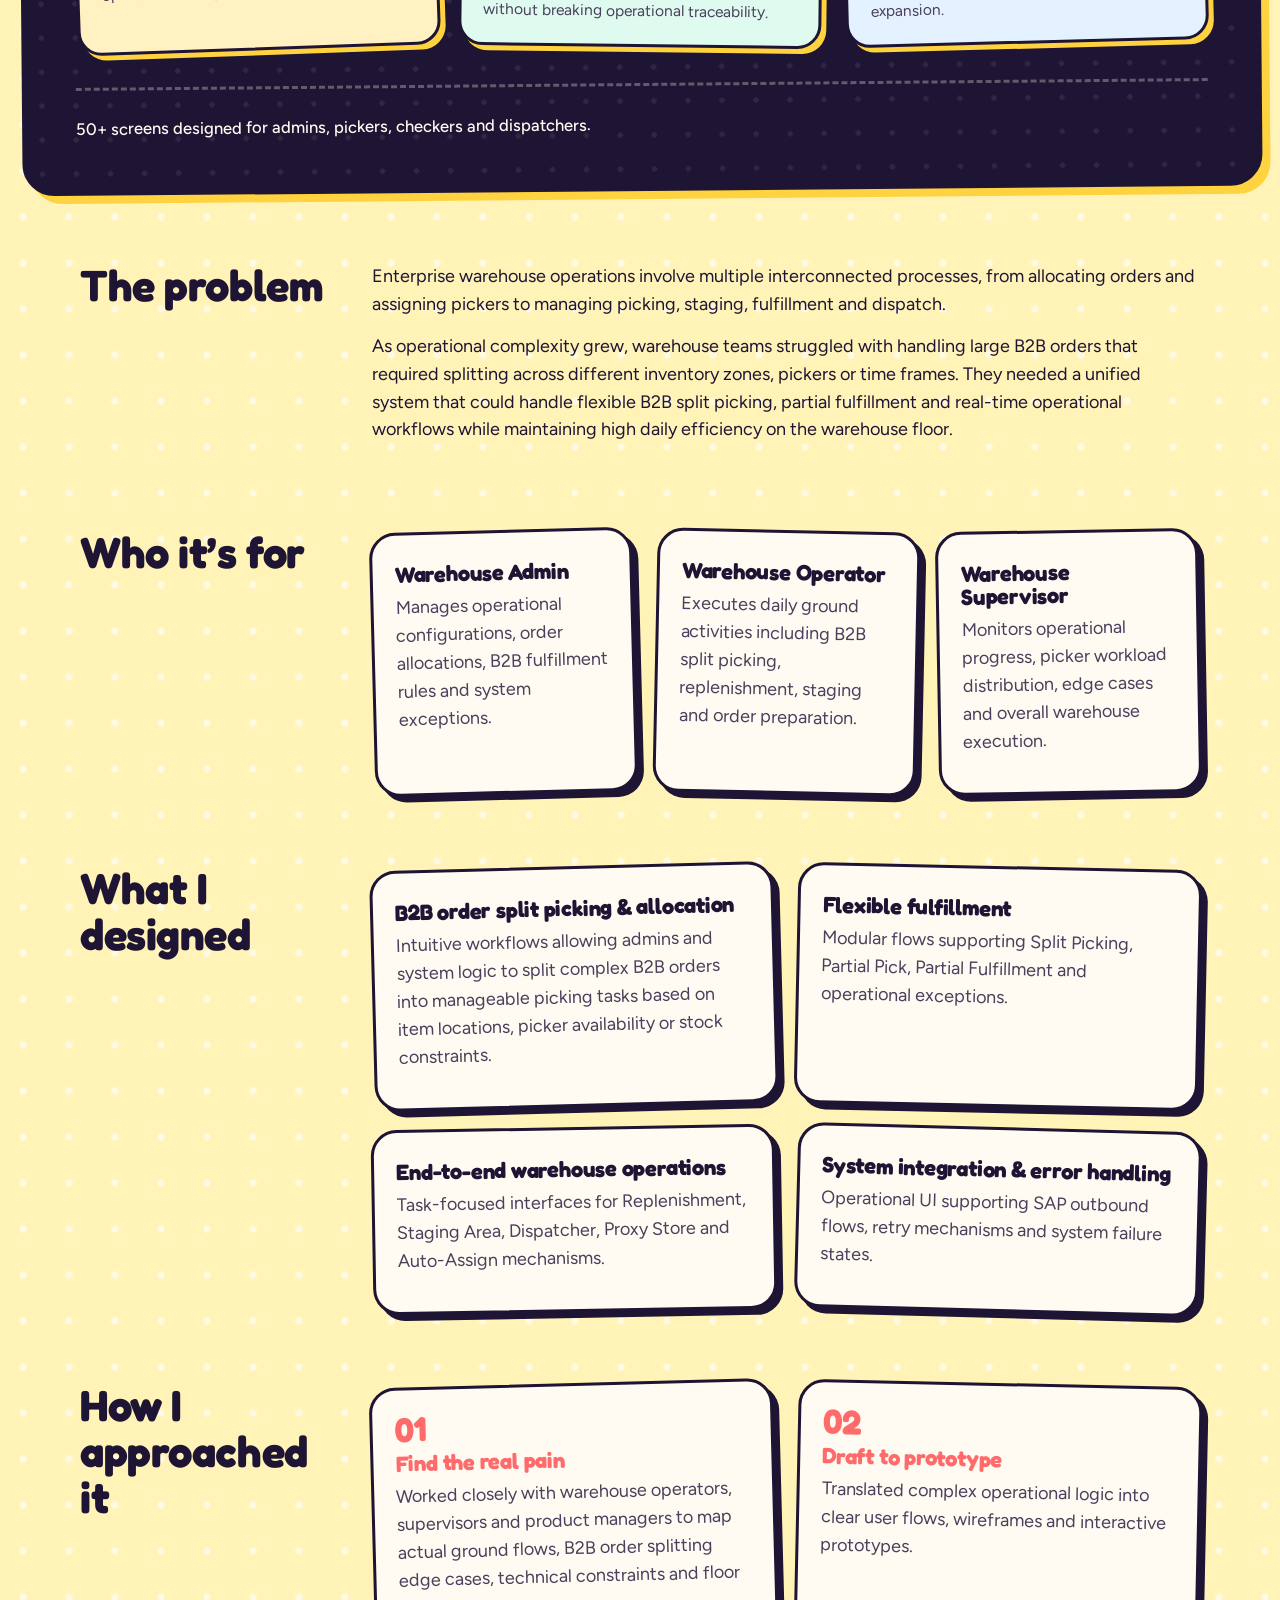
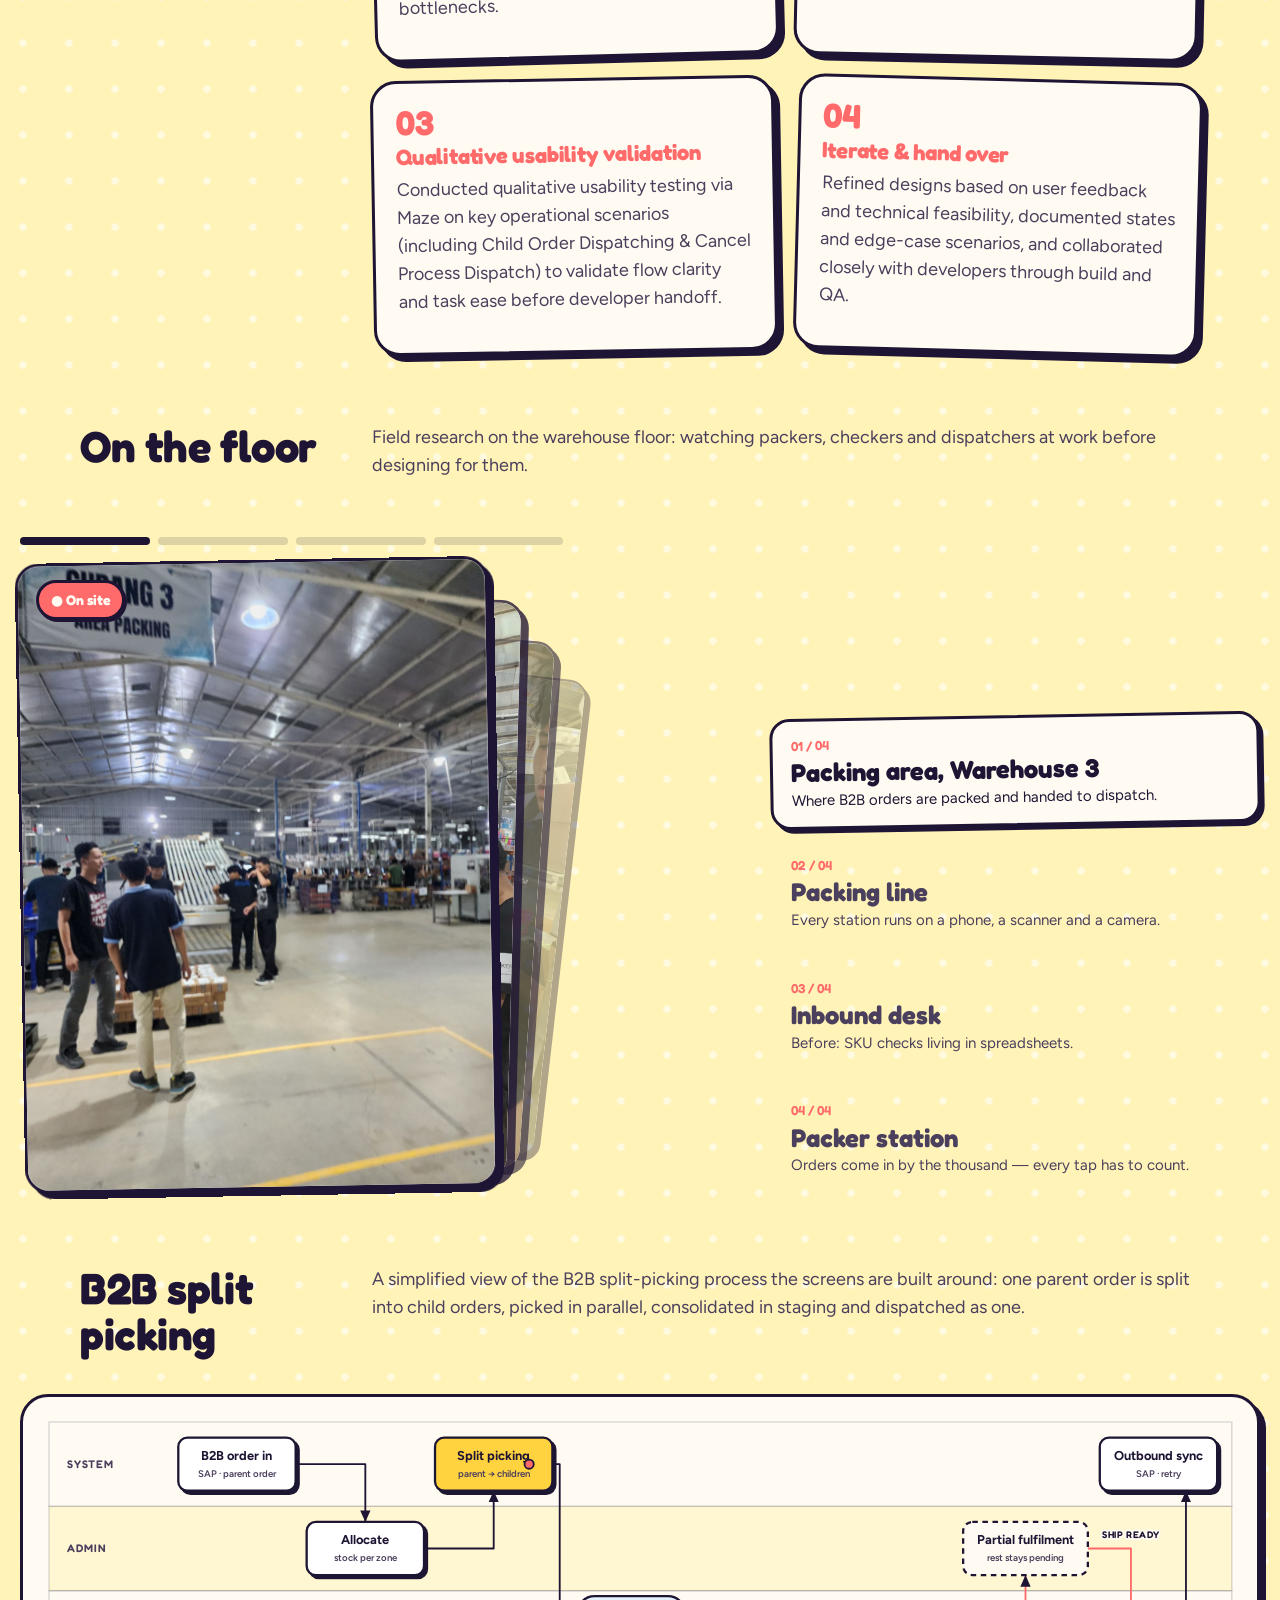
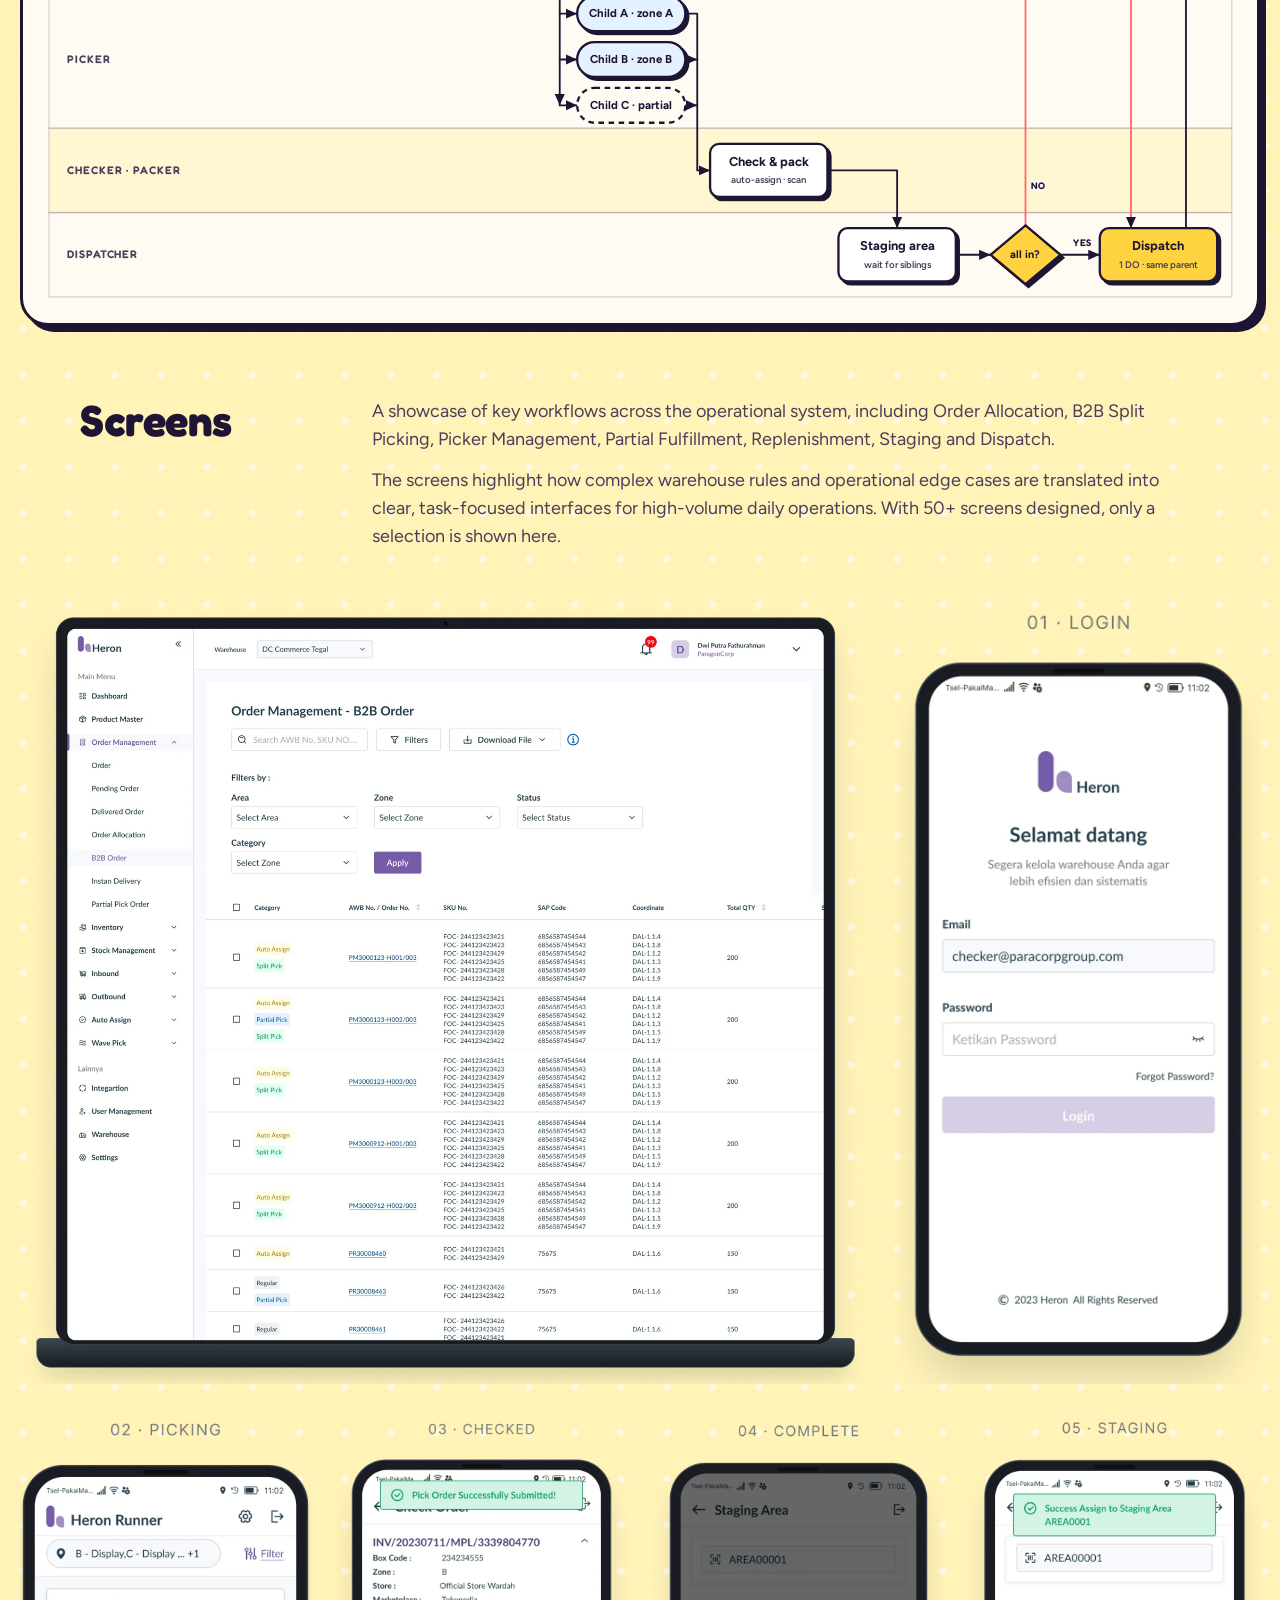
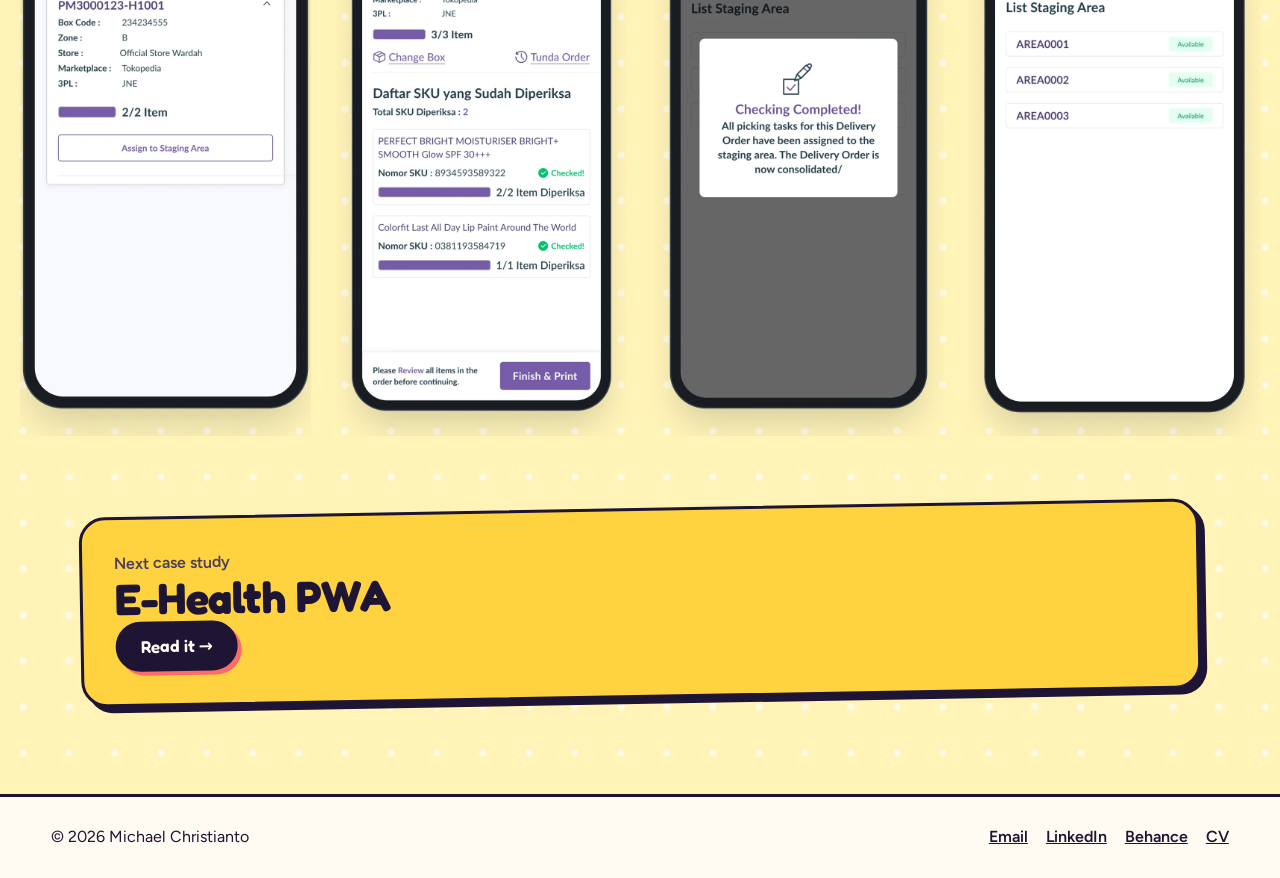
<file: case/paragon-wms.html>
<!doctype html>
<html lang="en">
<head>
<meta charset="utf-8">
<meta name="viewport" content="width=device-width, initial-scale=1">
<title>WMS System — Case study · Michael Christianto</title>
<meta name="description" content="Case study: WMS System (Enterprise · WMS) — CX Designer, Michael Christianto.">
<script>document.documentElement.classList.add('js')</script>
<link rel="icon" type="image/png" href="../assets/favicon.png">
<link rel="apple-touch-icon" href="../assets/apple-touch-icon.png">
<link rel="preconnect" href="https://fonts.googleapis.com">
<link rel="stylesheet" href="https://fonts.googleapis.com/css2?family=Fredoka:wght@500;600;700&family=Figtree:wght@400;500;600;700&display=swap">
<link rel="stylesheet" href="../assets/case.css">
<style>:root{--bg:#FFF3B8;--accent:#FFD23F}</style>
</head>
<body>
<svg width="0" height="0" style="position:absolute" aria-hidden="true" focusable="false"><defs><filter id="p1-sh" x="-10%" y="-10%" width="130%" height="140%"><feFlood flood-color="#1E1433"/><feComposite in2="SourceAlpha" operator="in"/><feOffset dx="3" dy="3" result="s"/><feMerge><feMergeNode in="s"/><feMergeNode in="SourceGraphic"/></feMerge></filter></defs></svg>
<header>
  <a class="logo" href="../index.html"><span>MC</span><span>Michael Christianto</span></a>
  <nav>
    <a class="btn" href="../index.html#work">← All work</a>
    <a class="btn btn-ink" href="mailto:michaelchristianto.job@gmail.com">Let's talk</a>
  </nav>
</header>
<main>
  <section class="hero">
    <div>
      <span class="label">Case study · Enterprise · WMS</span>
      <h1 class="stroke">WMS System</h1>
      <p class="lead">An internal enterprise Warehouse Management System designed to streamline core logistics operations — from order allocation, B2B split picking and staging to final dispatch — supporting complex fulfillment scenarios across a large-scale distribution network.</p>
    </div>
    <dl class="sticker meta" style="--r:2deg;margin:0"><div><dt>Role</dt><dd>Product Designer / UI/UX Designer</dd></div><div><dt>Category</dt><dd>Enterprise · Logistics · Supply Chain</dd></div><div><dt>Platform</dt><dd>Web app · Desktop &amp; mobile</dd></div><div><dt>Timeline</dt><dd>4 months</dd></div></dl>
  </section>
  <div class="sticker shot cover" style="--r:-1deg"><span class="shot-ph">[Cover image]</span><img src="../assets/img/paragon-wms-cover.webp" alt="WMS System — cover" decoding="async" fetchpriority="high" onerror="this.remove()"></div>
  <div class="wide oh-wrap"><section class="oh" id="outcome" aria-labelledby="oh-title"><div class="oh-in"><header class="oh-head"><span class="mono oh-tag"><i aria-hidden="true"></i>Outcome</span><h2 class="oh-lead" id="oh-title">One connected flow for the whole warehouse floor — from allocation <em>to dispatch.</em></h2></header><div class="oh-grid"><div class="oh-item"><span class="mono oh-i">01</span><h3>End-to-end integration</h3><p>Successfully connected fragmented warehouse processes into a unified, operational design system.</p></div><div class="oh-item"><span class="mono oh-i">02</span><h3>B2B fulfillment flexibility</h3><p>Enabled operators to seamlessly execute complex scenarios, including B2B Split Picking, Partial Pick and Partial Fulfillment, without breaking operational traceability.</p></div><div class="oh-item"><span class="mono oh-i">03</span><h3>Operational scalability</h3><p>Designed a structured and modular interface architecture capable of accommodating evolving business logic and warehouse expansion.</p></div></div><div class="oh-extra"><p>50+ screens designed for admins, pickers, checkers and dispatchers.</p></div></div></section></div>
  <section class="sec">
    <h2>The problem</h2>
    <div class="body"><p>Enterprise warehouse operations involve multiple interconnected processes, from allocating orders and assigning pickers to managing picking, staging, fulfillment and dispatch.</p><p>As operational complexity grew, warehouse teams struggled with handling large B2B orders that required splitting across different inventory zones, pickers or time frames. They needed a unified system that could handle flexible B2B split picking, partial fulfillment and real-time operational workflows while maintaining high daily efficiency on the warehouse floor.</p></div>
  </section>
  <section class="sec">
    <h2>Who it’s for</h2>
    <div class="body"><div class="steps"><div class="sticker step" style="--r:-1.5deg"><h3>Warehouse Admin</h3><p>Manages operational configurations, order allocations, B2B fulfillment rules and system exceptions.</p></div><div class="sticker step" style="--r:1.2deg"><h3>Warehouse Operator</h3><p>Executes daily ground activities including B2B split picking, replenishment, staging and order preparation.</p></div><div class="sticker step" style="--r:-1deg"><h3>Warehouse Supervisor</h3><p>Monitors operational progress, picker workload distribution, edge cases and overall warehouse execution.</p></div></div></div>
  </section>
  <section class="sec">
    <h2>What I designed</h2>
    <div class="body"><div class="steps two"><div class="sticker step" style="--r:-1.5deg"><h3>B2B order split picking &amp; allocation</h3><p>Intuitive workflows allowing admins and system logic to split complex B2B orders into manageable picking tasks based on item locations, picker availability or stock constraints.</p></div><div class="sticker step" style="--r:1.2deg"><h3>Flexible fulfillment</h3><p>Modular flows supporting Split Picking, Partial Pick, Partial Fulfillment and operational exceptions.</p></div><div class="sticker step" style="--r:-1deg"><h3>End-to-end warehouse operations</h3><p>Task-focused interfaces for Replenishment, Staging Area, Dispatcher, Proxy Store and Auto-Assign mechanisms.</p></div><div class="sticker step" style="--r:1.5deg"><h3>System integration &amp; error handling</h3><p>Operational UI supporting SAP outbound flows, retry mechanisms and system failure states.</p></div></div></div>
  </section>
  <section class="sec">
    <h2>How I approached it</h2>
    <div class="body"><div class="steps two"><div class="sticker step" style="--r:-1.5deg"><b>01</b><h3>Find the real pain</h3><p>Worked closely with warehouse operators, supervisors and product managers to map actual ground flows, B2B order splitting edge cases, technical constraints and floor bottlenecks.</p></div><div class="sticker step" style="--r:1.2deg"><b>02</b><h3>Draft to prototype</h3><p>Translated complex operational logic into clear user flows, wireframes and interactive prototypes.</p></div><div class="sticker step" style="--r:-1deg"><b>03</b><h3>Qualitative usability validation</h3><p>Conducted qualitative usability testing via Maze on key operational scenarios (including Child Order Dispatching &amp; Cancel Process Dispatch) to validate flow clarity and task ease before developer handoff.</p></div><div class="sticker step" style="--r:1.5deg"><b>04</b><h3>Iterate &amp; hand over</h3><p>Refined designs based on user feedback and technical feasibility, documented states and edge-case scenarios, and collaborated closely with developers through build and QA.</p></div></div></div>
  </section>
  <section class="sec sec-lead">
    <h2>On the floor</h2>
    <div class="body"><p class="muted">Field research on the warehouse floor: watching packers, checkers and dispatchers at work before designing for them.</p></div>
  </section>
  <div class="wide site-wrap"><div class="site-slider" data-site-slider aria-roledescription="carousel" aria-label="Site visit photos">
        <div class="ss-bars"><button type="button" class="ss-bar on" aria-label="Photo 1"><i></i></button><button type="button" class="ss-bar" aria-label="Photo 2"><i></i></button><button type="button" class="ss-bar" aria-label="Photo 3"><i></i></button><button type="button" class="ss-bar" aria-label="Photo 4"><i></i></button></div>
        <div class="site-stage" data-cursor="Next"><figure class="ss-slide on" data-k="0"><img src="../assets/img/wms-site-1.jpg" alt="Site visit — Packing area, Warehouse 3" loading="lazy" decoding="async"></figure><figure class="ss-slide" data-k="1"><img src="../assets/img/wms-site-2.jpg" alt="Site visit — Packing line" loading="lazy" decoding="async"></figure><figure class="ss-slide" data-k="2"><img src="../assets/img/wms-site-3.jpg" alt="Site visit — Inbound desk" loading="lazy" decoding="async"></figure><figure class="ss-slide" data-k="3"><img src="../assets/img/wms-site-4.jpg" alt="Site visit — Packer station" loading="lazy" decoding="async"></figure><span class="ss-tag mono">● On site</span></div>
        <ol class="ss-caps" aria-live="polite"><li class="on"><span class="mono">01 / 04</span><strong>Packing area, Warehouse 3</strong><span>Where B2B orders are packed and handed to dispatch.</span></li><li class=""><span class="mono">02 / 04</span><strong>Packing line</strong><span>Every station runs on a phone, a scanner and a camera.</span></li><li class=""><span class="mono">03 / 04</span><strong>Inbound desk</strong><span>Before: SKU checks living in spreadsheets.</span></li><li class=""><span class="mono">04 / 04</span><strong>Packer station</strong><span>Orders come in by the thousand — every tap has to count.</span></li></ol>
      </div></div>
  <section class="sec sec-lead">
    <h2>B2B split picking</h2>
    <div class="body"><p class="muted">A simplified view of the B2B split-picking process the screens are built around: one parent order is split into child orders, picked in parallel, consolidated in staging and dispatched as one.</p></div>
  </section>
  <div class="wide"><div class="fc-wrap" data-fc><svg class="fc-svg" viewBox="0 0 1290 518" role="img" aria-labelledby="fc-title"><title id="fc-title">B2B split picking process: a B2B order arrives from SAP, is allocated by stock per zone, split into child orders that are picked in parallel, checked and packed, held in staging until all siblings arrive, and dispatched as one delivery order; otherwise partial fulfilment ships the ready children. Dispatch syncs back to SAP with retry.</title><defs><marker id="fc-arrow" viewBox="0 0 10 10" refX="9" refY="5" markerWidth="7" markerHeight="7" orient="auto-start-reverse"><path d="M0,1 L9,5 L0,9 Z" class="fc-head"/></marker></defs><g class="fc-lane"><rect x="0" y="0" width="1290" height="92" class=""/><text x="20" y="50.0">SYSTEM</text></g><g class="fc-lane"><rect x="0" y="92" width="1290" height="92" class="odd"/><text x="20" y="142.0">ADMIN</text></g><g class="fc-lane"><rect x="0" y="184" width="1290" height="150" class=""/><text x="20" y="263.0">PICKER</text></g><g class="fc-lane"><rect x="0" y="334" width="1290" height="92" class="odd"/><text x="20" y="384.0">CHECKER · PACKER</text></g><g class="fc-lane"><rect x="0" y="426" width="1290" height="92" class=""/><text x="20" y="476.0">DISPATCHER</text></g><g class="fc-link" style="--k:1"><path d="M269,46 H345 V109" pathLength="1" marker-end="url(#fc-arrow)"/></g><g class="fc-link" style="--k:2"><path d="M409,138 H485 V75" pathLength="1" marker-end="url(#fc-arrow)"/></g><g class="fc-link" style="--k:3"><path d="M549,46 H557 V309" pathLength="1" marker-end="url(#fc-arrow)"/></g><g class="fc-link" style="--k:3"><path d="M557,209 H576" pathLength="1" marker-end="url(#fc-arrow)"/></g><g class="fc-link" style="--k:3"><path d="M557,259 H576" pathLength="1" marker-end="url(#fc-arrow)"/></g><g class="fc-link" style="--k:3"><path d="M557,309 H576" pathLength="1" marker-end="url(#fc-arrow)"/></g><g class="fc-link" style="--k:5"><path d="M694,209 H707 V380 H721" pathLength="1" marker-end="url(#fc-arrow)"/></g><g class="fc-link" style="--k:5"><path d="M694,259 H707" pathLength="1" marker-end="url(#fc-arrow)"/></g><g class="fc-link" style="--k:5"><path d="M694,309 H707" pathLength="1" marker-end="url(#fc-arrow)"/></g><g class="fc-link" style="--k:6"><path d="M849,380 H925 V443" pathLength="1" marker-end="url(#fc-arrow)"/></g><g class="fc-link" style="--k:7"><path d="M989,472 H1027" pathLength="1" marker-end="url(#fc-arrow)"/></g><g class="fc-link" style="--k:8"><path d="M1103,472 H1146" pathLength="1" marker-end="url(#fc-arrow)"/><text class="fc-lab" x="1127" y="462">yes</text></g><g class="fc-link fc-alt" style="--k:8"><path d="M1065,440 V167" pathLength="1" marker-end="url(#fc-arrow)"/><text class="fc-lab" x="1079" y="400">no</text></g><g class="fc-link fc-alt" style="--k:9"><path d="M1129,138 H1180 V443" pathLength="1" marker-end="url(#fc-arrow)"/><text class="fc-lab" x="1180" y="126">ship ready</text></g><g class="fc-link" style="--k:10"><path d="M1240,443 V75" pathLength="1" marker-end="url(#fc-arrow)"/></g><g class="fc-node" style="--k:0"><rect x="141.0" y="17.0" width="128" height="58" rx="10"/><text class="fc-t" x="205" y="41">B2B order in</text><text class="fc-s" x="205" y="60">SAP · parent order</text></g><g class="fc-node" style="--k:1"><rect x="281.0" y="109.0" width="128" height="58" rx="10"/><text class="fc-t" x="345" y="133">Allocate</text><text class="fc-s" x="345" y="152">stock per zone</text></g><g class="fc-node fc-key" style="--k:2"><rect x="421.0" y="17.0" width="128" height="58" rx="10"/><text class="fc-t" x="485" y="41">Split picking</text><text class="fc-s" x="485" y="60">parent → children</text></g><g class="fc-node fc-pill" style="--k:3"><rect x="576.0" y="190.0" width="118" height="38" rx="19"/><text class="fc-t fc-small" x="635" y="213">Child A · zone A</text></g><g class="fc-node fc-pill" style="--k:3.3"><rect x="576.0" y="240.0" width="118" height="38" rx="19"/><text class="fc-t fc-small" x="635" y="263">Child B · zone B</text></g><g class="fc-node fc-pill fc-dash" style="--k:3.6"><rect x="576.0" y="290.0" width="118" height="38" rx="19"/><text class="fc-t fc-small" x="635" y="313">Child C · partial</text></g><g class="fc-node" style="--k:5"><rect x="721.0" y="351.0" width="128" height="58" rx="10"/><text class="fc-t" x="785" y="375">Check &amp; pack</text><text class="fc-s" x="785" y="394">auto-assign · scan</text></g><g class="fc-node" style="--k:6"><rect x="861.0" y="443.0" width="128" height="58" rx="10"/><text class="fc-t" x="925" y="467">Staging area</text><text class="fc-s" x="925" y="486">wait for siblings</text></g><g class="fc-node fc-dec" style="--k:7"><path d="M1065,440 L1103,472 L1065,504 L1027,472 Z"/><text class="fc-t fc-small" x="1065" y="476">all in?</text></g><g class="fc-node fc-dash" style="--k:8"><rect x="997.0" y="109.0" width="136" height="58" rx="10"/><text class="fc-t" x="1065" y="133">Partial fulfilment</text><text class="fc-s" x="1065" y="152">rest stays pending</text></g><g class="fc-node fc-key" style="--k:9"><rect x="1146.0" y="443.0" width="128" height="58" rx="10"/><text class="fc-t" x="1210" y="467">Dispatch</text><text class="fc-s" x="1210" y="486">1 DO · same parent</text></g><g class="fc-node" style="--k:10"><rect x="1146.0" y="17.0" width="128" height="58" rx="10"/><text class="fc-t" x="1210" y="41">Outbound sync</text><text class="fc-s" x="1210" y="60">SAP · retry</text></g><path id="fc-trail" class="fc-trail" d="M205,46 H345 V138 H485 V46 H557 V259 H707 V380 H925 V472 H1210 V46"/><circle class="fc-dot" r="5"><animateMotion dur="9s" repeatCount="indefinite" rotate="auto" keyPoints="0;1" keyTimes="0;1" calcMode="linear"><mpath href="#fc-trail"/></animateMotion></circle></svg><ol class="flow-list"><li><span class="mono fl-lane">01 · System</span><h3>B2B order in</h3><p>A parent order arrives from SAP.</p></li><li><span class="mono fl-lane">02 · Admin</span><h3>Allocate</h3><p>Stock is checked per zone and inventory location.</p></li><li><span class="mono fl-lane">03 · System</span><h3>Split picking</h3><p>The parent becomes child orders by zone, picker or stock.</p><div class="fl-kids"><span>Child A · zone A</span><span>Child B · zone B</span><span>Child C · partial</span></div></li><li><span class="mono fl-lane">04 · Picker</span><h3>Pick in parallel</h3><p>Each child order is auto-assigned to its own picker.</p></li><li><span class="mono fl-lane">05 · Checker · Packer</span><h3>Check &amp; pack</h3><p>Every SKU is scanned and verified per child order.</p></li><li><span class="mono fl-lane">06 · Dispatcher</span><h3>Staging area</h3><p>Children wait for their siblings to consolidate.</p></li><li><span class="mono fl-lane">07 · Dispatcher</span><h3>Dispatch</h3><p>All in: one delivery order for the parent. Not all in: partial fulfilment ships the ready children, the rest stays pending.</p></li><li><span class="mono fl-lane">08 · System</span><h3>Outbound sync</h3><p>Status goes back to SAP, with retry on failure.</p></li></ol></div></div>
  <section class="sec sec-lead">
    <h2>Screens</h2>
    <div class="body"><p class="muted">A showcase of key workflows across the operational system, including Order Allocation, B2B Split Picking, Picker Management, Partial Fulfillment, Replenishment, Staging and Dispatch.</p><p class="muted">The screens highlight how complex warehouse rules and operational edge cases are translated into clear, task-focused interfaces for high-volume daily operations. With 50+ screens designed, only a selection is shown here.</p></div>
  </section>
  <div class="wide"><div class="gallery wgal"><div class="wrow"><figure class="ph wtile w-dash" style="--ar:1.0877;--r:-1.5deg"><img src="../assets/img/wms-dashboard.webp" alt="WMS System — Admin dashboard: Order Management — B2B Order" width="1600" height="1471" loading="lazy" decoding="async" onerror="this.remove()"></figure><figure class="ph wtile" style="--ar:0.4643;--r:1.2deg"><img src="../assets/img/wms-mobile-1.webp" alt="WMS System — Mobile app: login" width="780" height="1680" loading="lazy" decoding="async" onerror="this.remove()"></figure></div><div class="wrow"><figure class="ph wtile" style="--ar:0.4643;--r:-1deg"><img src="../assets/img/wms-mobile-2.webp" alt="WMS System — Mobile app: picking" width="780" height="1680" loading="lazy" decoding="async" onerror="this.remove()"></figure><figure class="ph wtile" style="--ar:0.4643;--r:1.5deg"><img src="../assets/img/wms-mobile-3.webp" alt="WMS System — Mobile app: check order" width="780" height="1680" loading="lazy" decoding="async" onerror="this.remove()"></figure><figure class="ph wtile" style="--ar:0.4643;--r:-1.2deg"><img src="../assets/img/wms-mobile-4.webp" alt="WMS System — Mobile app: checking completed" width="780" height="1680" loading="lazy" decoding="async" onerror="this.remove()"></figure><figure class="ph wtile w-solo" style="--ar:0.4643;--r:1deg"><img src="../assets/img/wms-mobile-5.webp" alt="WMS System — Mobile app: assign to staging area" width="780" height="1680" loading="lazy" decoding="async" onerror="this.remove()"></figure></div></div></div>
  <a class="sticker next" href="onebunda.html" style="--r:-1deg">
    <div><span class="muted" style="font-weight:600">Next case study</span><h2>E-Health PWA</h2></div>
    <span class="btn btn-ink">Read it →</span>
  </a>
</main>
<footer>
  <span>© 2026 Michael Christianto</span>
  <nav>
    <a href="mailto:michaelchristianto.job@gmail.com">Email</a>
    <a href="https://www.linkedin.com/in/michael-christiantoo/" target="_blank" rel="noopener noreferrer">LinkedIn</a>
    <a href="https://www.behance.net/michaelchristianto" target="_blank" rel="noopener noreferrer">Behance</a>
    <a href="https://drive.google.com/file/d/1tnc6XAZBq-O1pKUCmyFhcBUXKSHwxRmx/view?usp=sharing" target="_blank" rel="noopener noreferrer">CV</a>
  </nav>
</footer>
<script src="../assets/bubbles.js"></script>
<script src="../assets/case.js" defer></script>
</body>
</html>
</file>
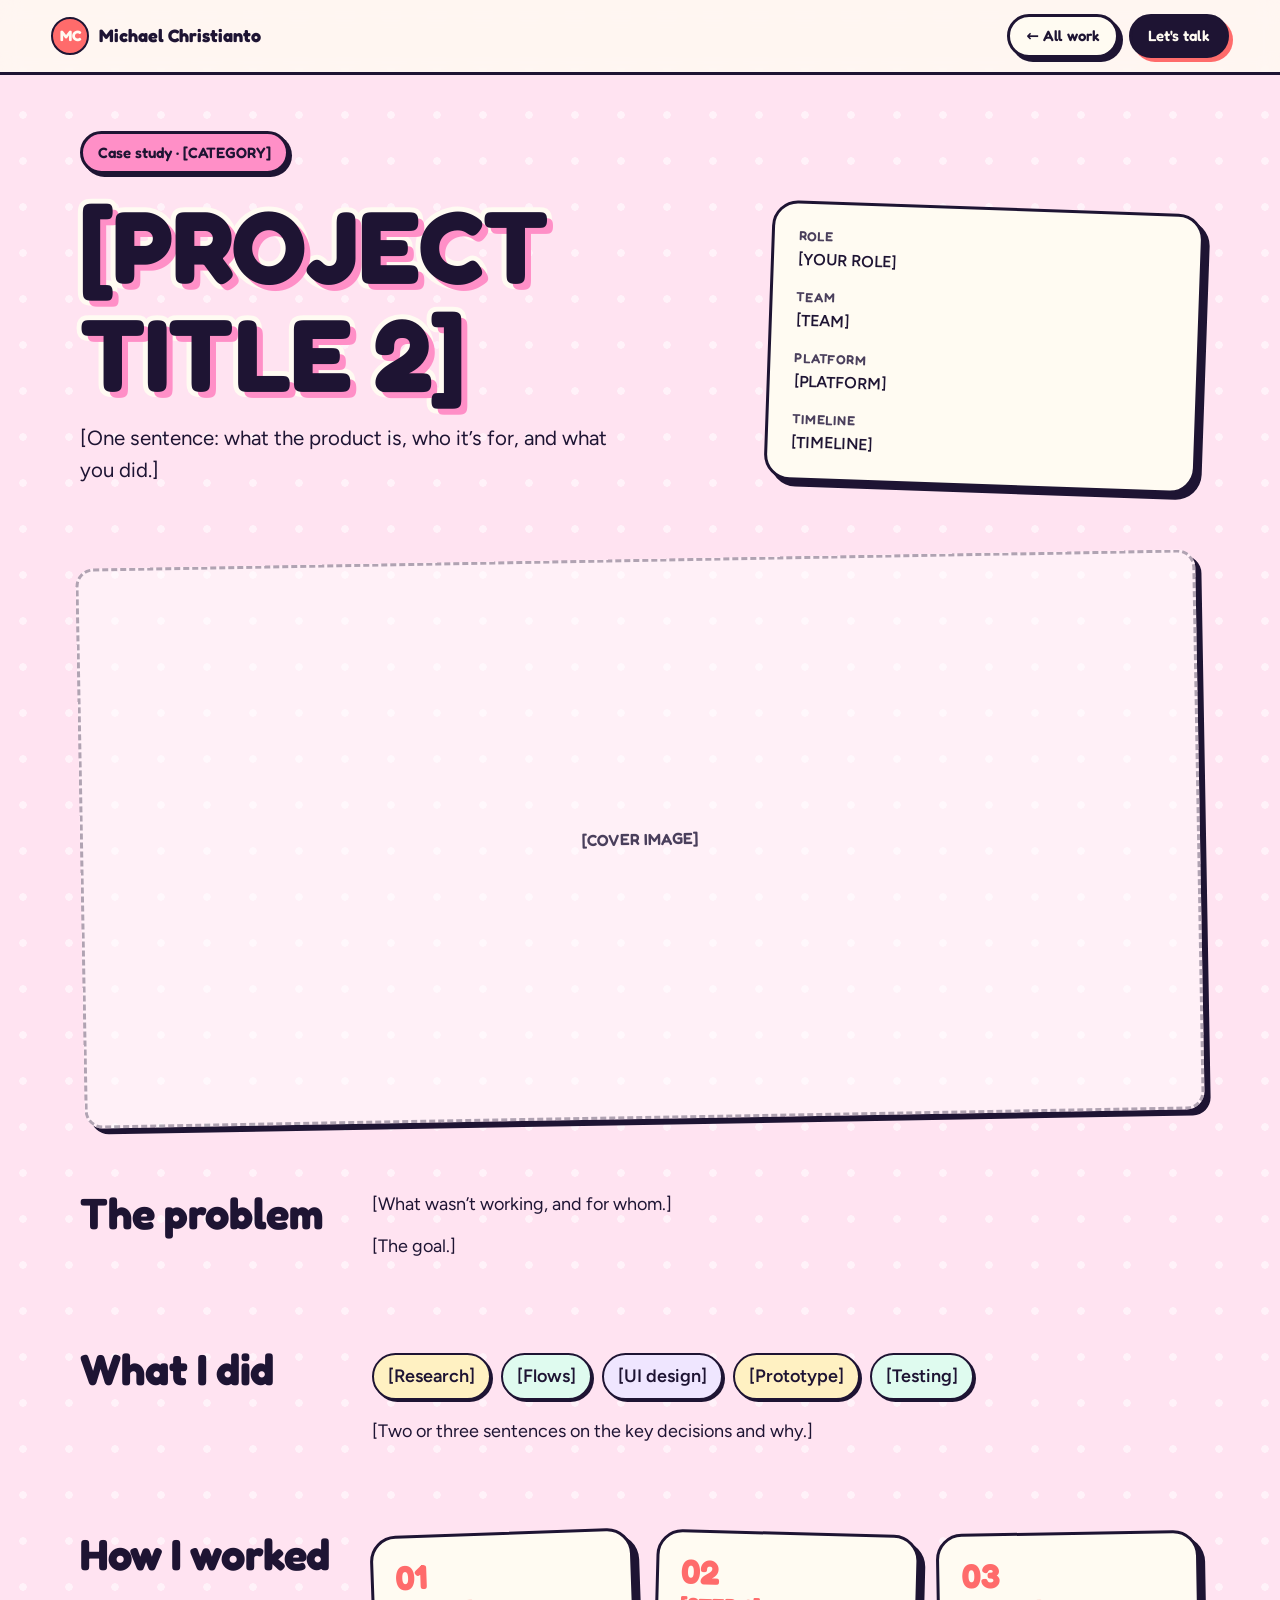
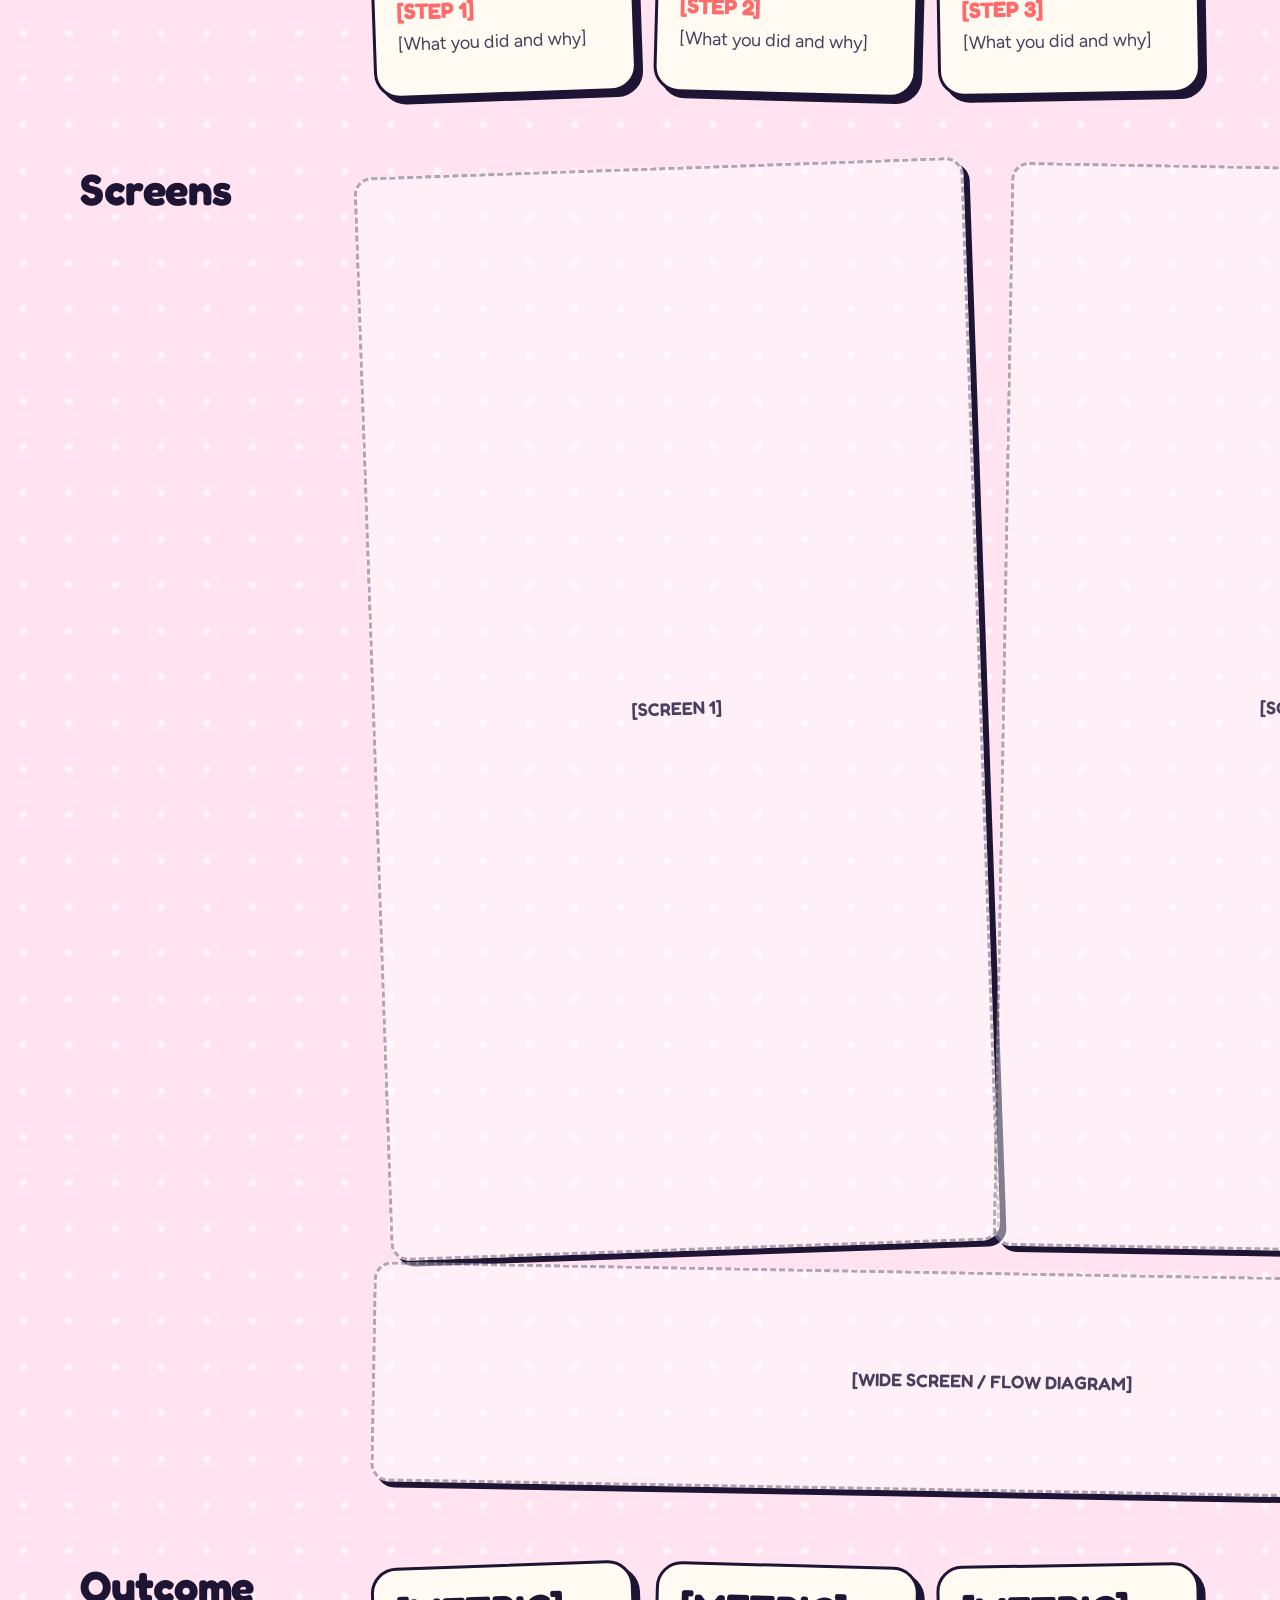
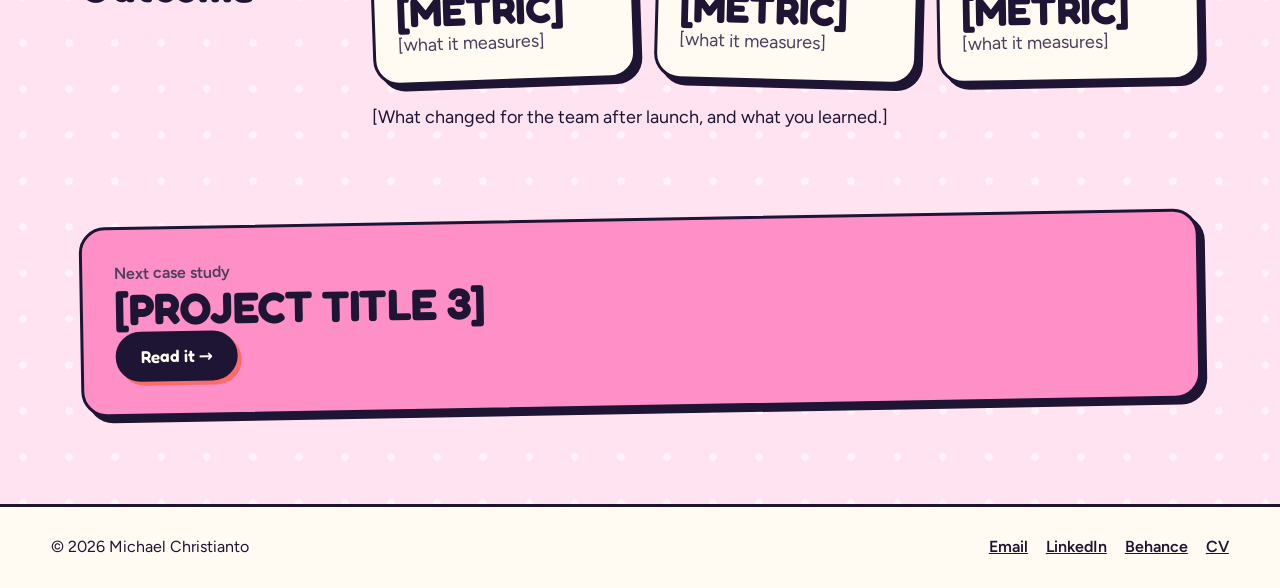
<file: case/project-2.html>
<!doctype html>
<html lang="en">
<head>
<meta charset="utf-8">
<meta name="viewport" content="width=device-width, initial-scale=1">
<title>[PROJECT TITLE 2] — Case study · Michael Christianto</title>
<meta name="description" content="Case study 2 by Michael Christianto.">
<link rel="icon" type="image/png" href="../assets/favicon.png">
<link rel="apple-touch-icon" href="../assets/apple-touch-icon.png">
<link rel="preconnect" href="https://fonts.googleapis.com">
<link rel="stylesheet" href="https://fonts.googleapis.com/css2?family=Fredoka:wght@500;600;700&family=Figtree:wght@400;500;600;700&display=swap">
<link rel="stylesheet" href="../assets/case.css">
<style>:root{--bg:#FFE3F1;--accent:#FF8FC7}</style>
</head>
<body>
<header>
  <a class="logo" href="../index.html"><span>MC</span><span>Michael Christianto</span></a>
  <nav>
    <a class="btn" href="../index.html#work">← All work</a>
    <a class="btn btn-ink" href="mailto:michael.christianto.job@gmail.com">Let's talk</a>
  </nav>
</header>
<main>
  <section class="hero">
    <div>
      <span class="label">Case study · [CATEGORY]</span>
      <h1 class="stroke">[PROJECT TITLE 2]</h1>
      <p class="lead">[One sentence: what the product is, who it’s for, and what you did.]</p>
    </div>
    <dl class="sticker meta" style="--r:2deg;margin:0"><div><dt>Role</dt><dd>[YOUR ROLE]</dd></div><div><dt>Team</dt><dd>[TEAM]</dd></div><div><dt>Platform</dt><dd>[PLATFORM]</dd></div><div><dt>Timeline</dt><dd>[TIMELINE]</dd></div></dl>
  </section>
  <div class="ph cover sticker" style="--r:-1deg">[COVER IMAGE]</div>
  <section class="sec">
    <h2>The problem</h2>
    <div class="body"><p>[What wasn’t working, and for whom.]</p><p>[The goal.]</p></div>
  </section>
  <section class="sec">
    <h2>What I did</h2>
    <div class="body"><div class="chips"><span>[Research]</span><span>[Flows]</span><span>[UI design]</span><span>[Prototype]</span><span>[Testing]</span></div><p style="margin-top:18px">[Two or three sentences on the key decisions and why.]</p></div>
  </section>
  <section class="sec">
    <h2>How I worked</h2>
    <div class="body"><div class="steps">
      <div class="sticker step" style="--r:-2deg"><b>01</b><h3>[STEP 1]</h3><p>[What you did and why]</p></div>
      <div class="sticker step" style="--r:1.5deg"><b>02</b><h3>[STEP 2]</h3><p>[What you did and why]</p></div>
      <div class="sticker step" style="--r:-1deg"><b>03</b><h3>[STEP 3]</h3><p>[What you did and why]</p></div>
    </div></div>
  </section>
  <section class="sec">
    <h2>Screens</h2>
    <div class="body"><div class="gallery">
      <div class="ph sticker" style="--r:-2deg">[SCREEN 1]</div>
      <div class="ph sticker" style="--r:1deg">[SCREEN 2]</div>
      <div class="ph sticker" style="--r:-1deg">[SCREEN 3]</div>
      <div class="ph sticker wide" style="--r:1deg;min-height:220px">[WIDE SCREEN / FLOW DIAGRAM]</div>
      <div class="ph sticker" style="--r:-2deg;aspect-ratio:auto;min-height:220px">[DETAIL]</div>
    </div></div>
  </section>
  <section class="sec">
    <h2>Outcome</h2>
    <div class="body"><div class="results">
      <div class="sticker" style="--r:-2deg"><strong>[METRIC]</strong><span class="muted">[what it measures]</span></div>
      <div class="sticker" style="--r:1.5deg"><strong>[METRIC]</strong><span class="muted">[what it measures]</span></div>
      <div class="sticker" style="--r:-1deg"><strong>[METRIC]</strong><span class="muted">[what it measures]</span></div>
    </div>
    <p style="margin-top:22px">[What changed for the team after launch, and what you learned.]</p></div>
  </section>
  <a class="sticker next" href="project-3.html" style="--r:-1deg">
    <div><span class="muted" style="font-weight:600">Next case study</span><h2>[PROJECT TITLE 3]</h2></div>
    <span class="btn btn-ink">Read it →</span>
  </a>
</main>
<footer>
  <span>© 2026 Michael Christianto</span>
  <nav>
    <a href="mailto:michael.christianto.job@gmail.com">Email</a>
    <a href="https://www.linkedin.com/in/michael-christiantoo/" target="_blank" rel="noopener noreferrer">LinkedIn</a>
    <a href="https://www.behance.net/michaelchristianto" target="_blank" rel="noopener noreferrer">Behance</a>
    <a href="https://drive.google.com/file/d/1l_kRScQsm5MerBtPpweXRXTKqoEeShX1/view?usp=drive_link" target="_blank" rel="noopener noreferrer">CV</a>
  </nav>
</footer>
<script src="../assets/bubbles.js"></script>
</body>
</html>
</file>
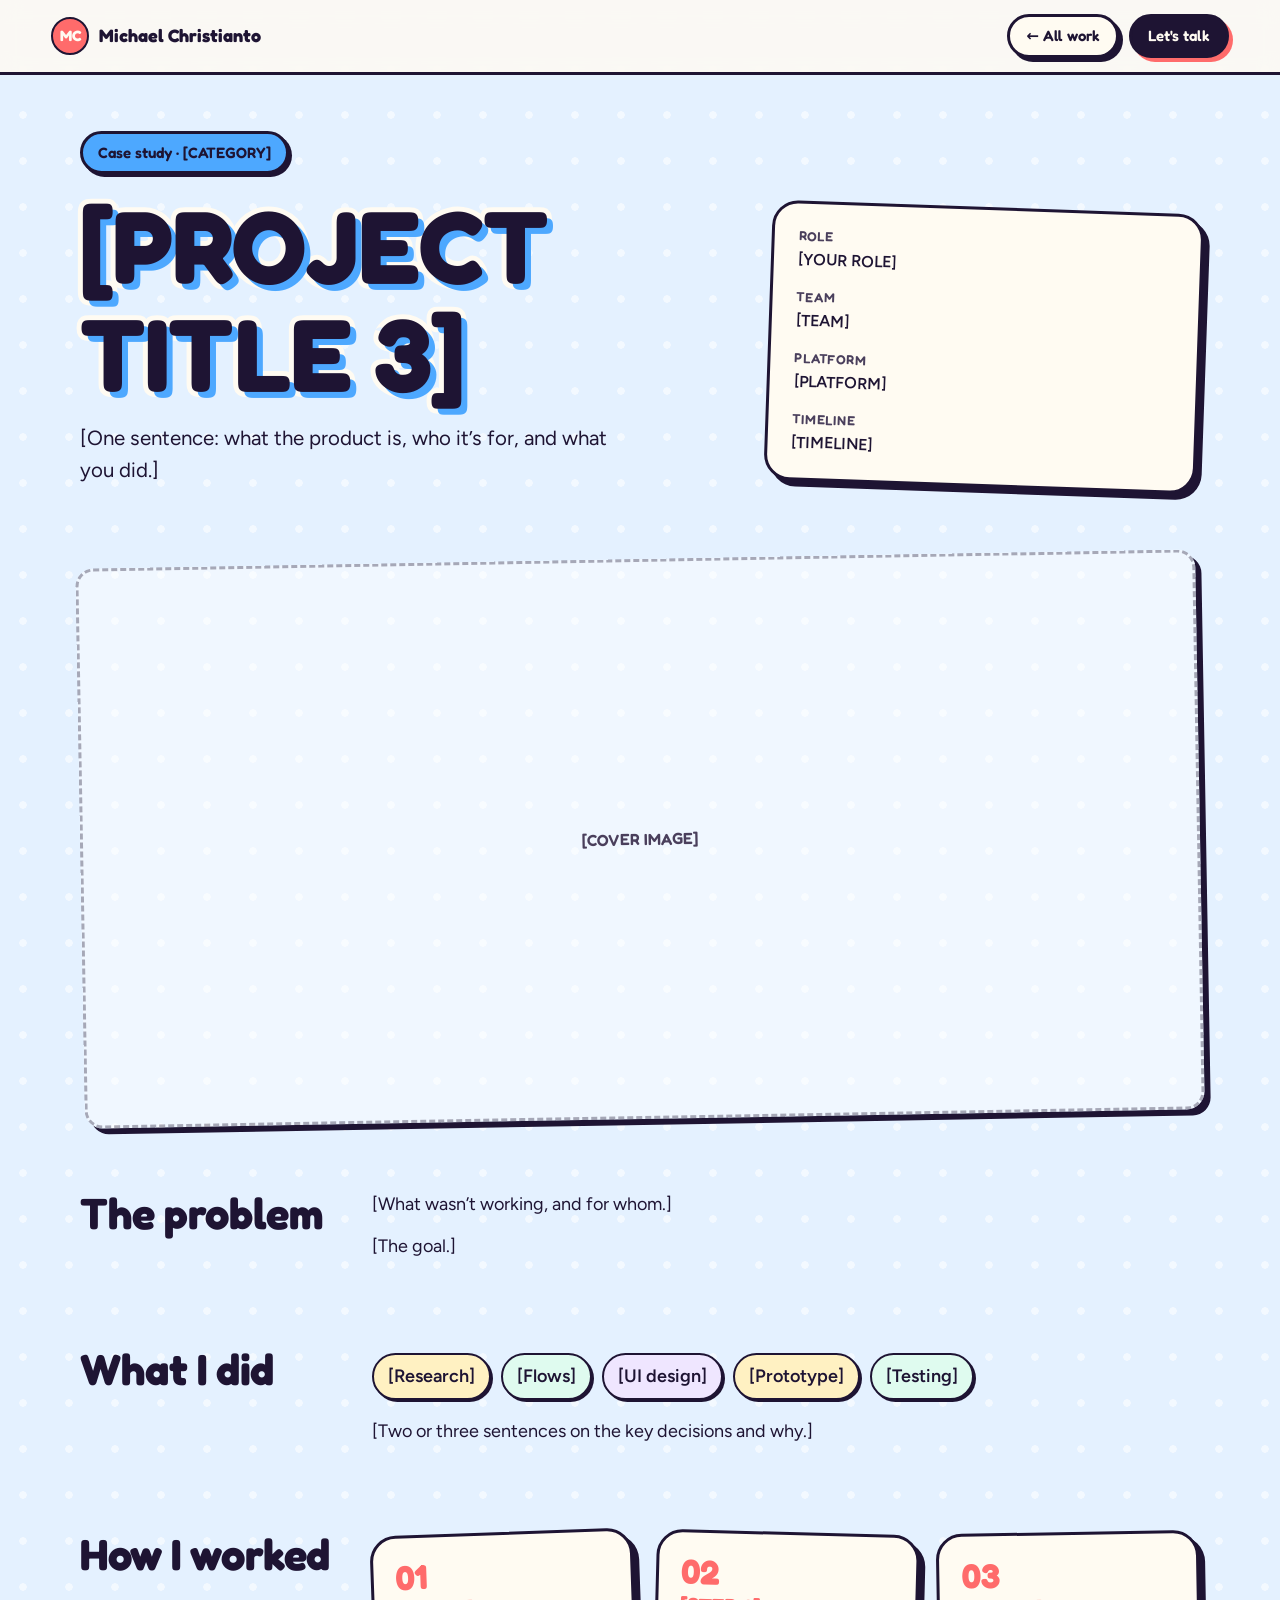
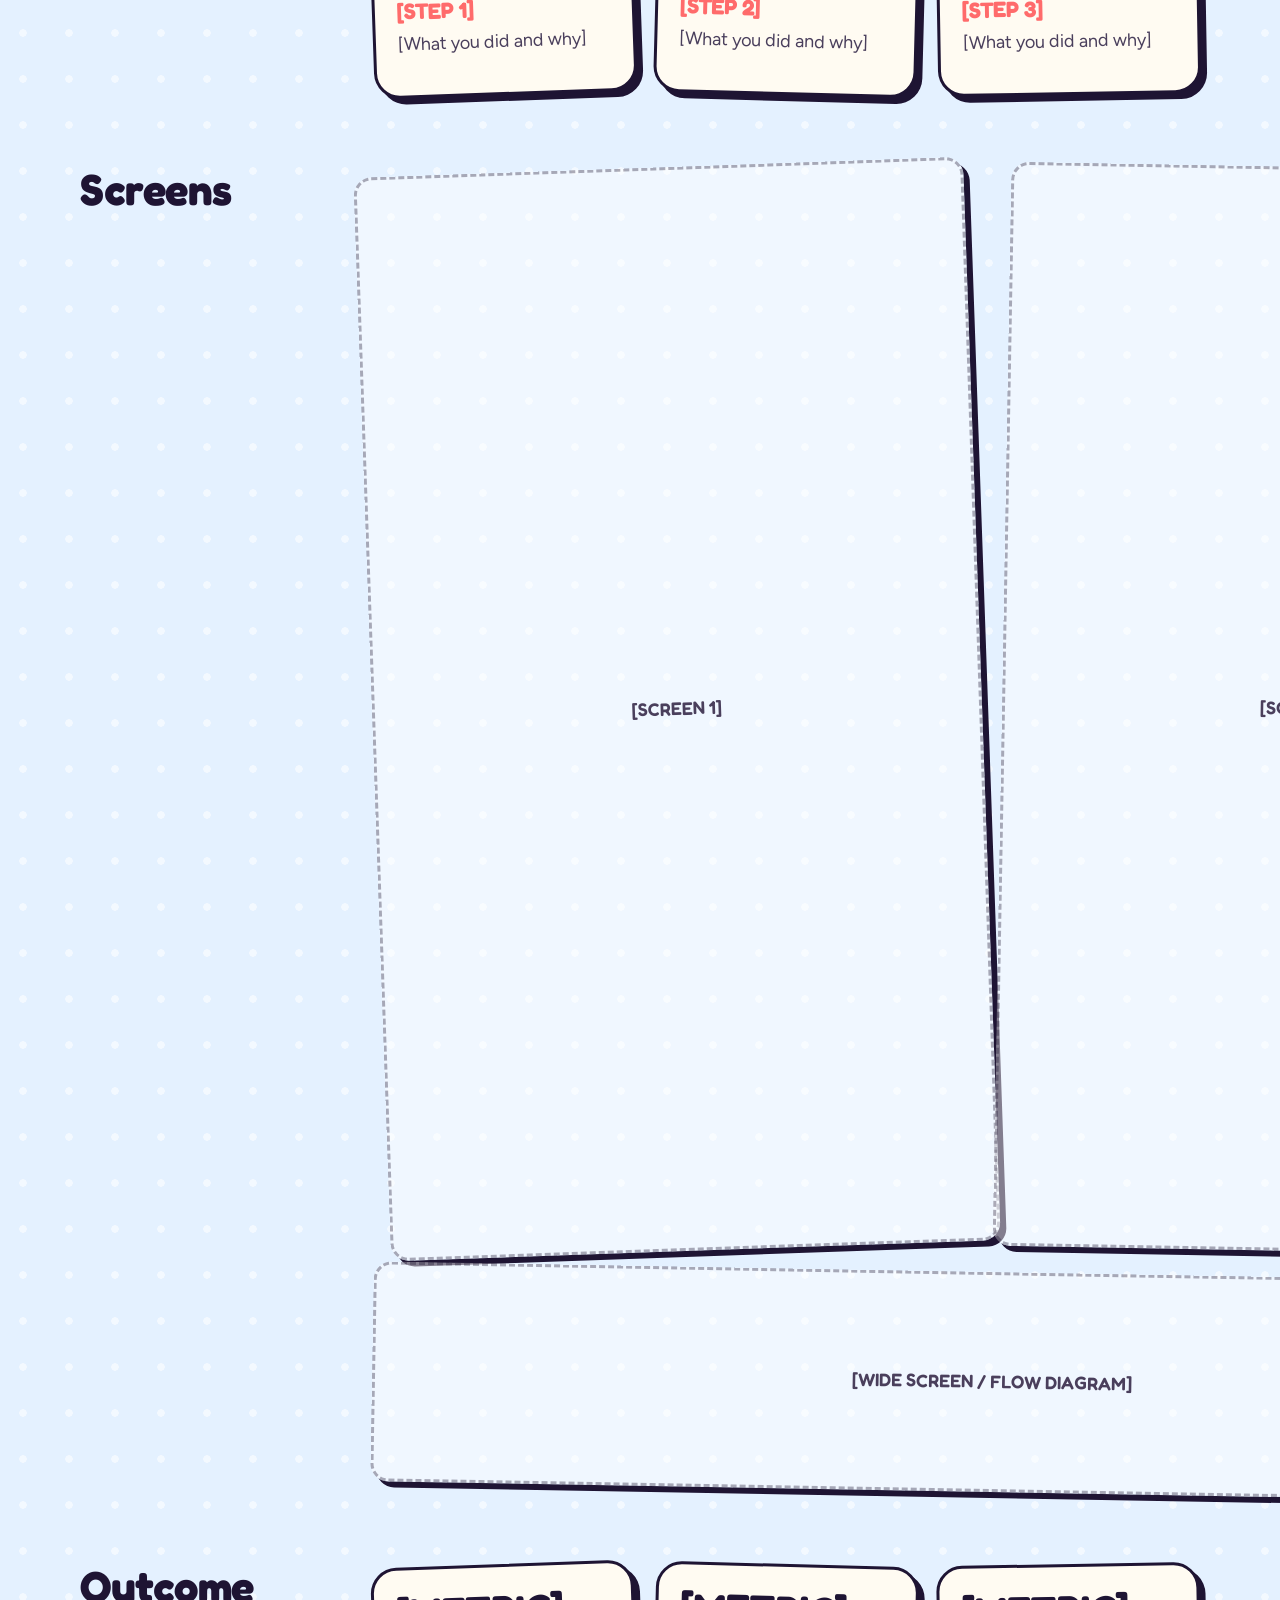
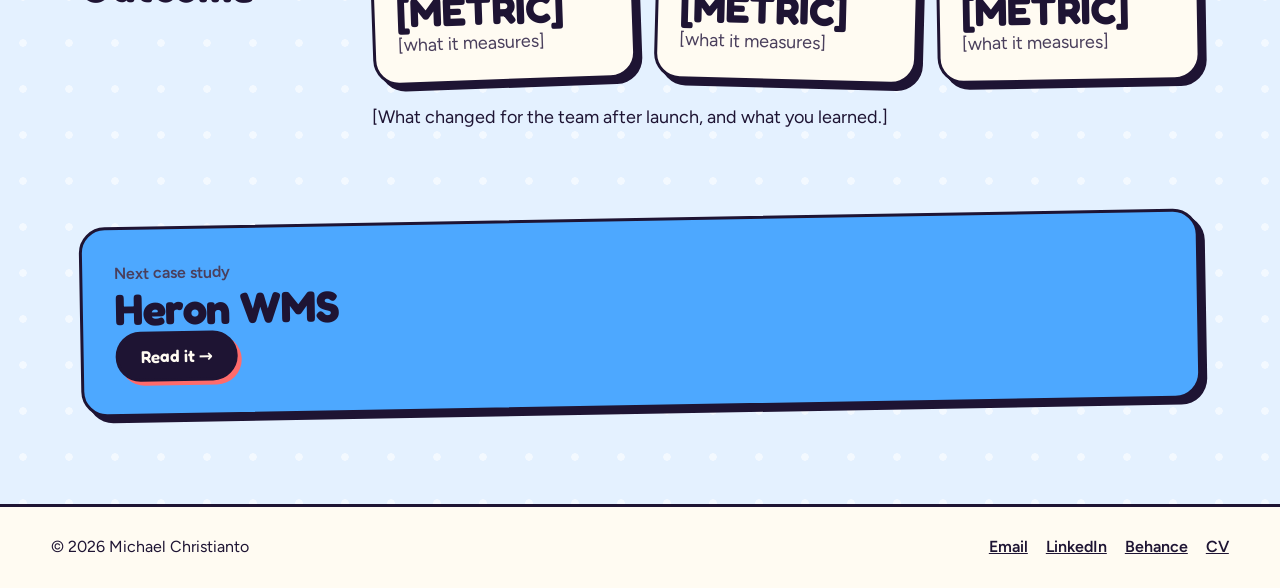
<file: case/project-3.html>
<!doctype html>
<html lang="en">
<head>
<meta charset="utf-8">
<meta name="viewport" content="width=device-width, initial-scale=1">
<title>[PROJECT TITLE 3] — Case study · Michael Christianto</title>
<meta name="description" content="Case study 3 by Michael Christianto.">
<link rel="icon" type="image/png" href="../assets/favicon.png">
<link rel="apple-touch-icon" href="../assets/apple-touch-icon.png">
<link rel="preconnect" href="https://fonts.googleapis.com">
<link rel="stylesheet" href="https://fonts.googleapis.com/css2?family=Fredoka:wght@500;600;700&family=Figtree:wght@400;500;600;700&display=swap">
<link rel="stylesheet" href="../assets/case.css">
<style>:root{--bg:#E4F1FF;--accent:#4DA8FF}</style>
</head>
<body>
<header>
  <a class="logo" href="../index.html"><span>MC</span><span>Michael Christianto</span></a>
  <nav>
    <a class="btn" href="../index.html#work">← All work</a>
    <a class="btn btn-ink" href="mailto:michael.christianto.job@gmail.com">Let's talk</a>
  </nav>
</header>
<main>
  <section class="hero">
    <div>
      <span class="label">Case study · [CATEGORY]</span>
      <h1 class="stroke">[PROJECT TITLE 3]</h1>
      <p class="lead">[One sentence: what the product is, who it’s for, and what you did.]</p>
    </div>
    <dl class="sticker meta" style="--r:2deg;margin:0"><div><dt>Role</dt><dd>[YOUR ROLE]</dd></div><div><dt>Team</dt><dd>[TEAM]</dd></div><div><dt>Platform</dt><dd>[PLATFORM]</dd></div><div><dt>Timeline</dt><dd>[TIMELINE]</dd></div></dl>
  </section>
  <div class="ph cover sticker" style="--r:-1deg">[COVER IMAGE]</div>
  <section class="sec">
    <h2>The problem</h2>
    <div class="body"><p>[What wasn’t working, and for whom.]</p><p>[The goal.]</p></div>
  </section>
  <section class="sec">
    <h2>What I did</h2>
    <div class="body"><div class="chips"><span>[Research]</span><span>[Flows]</span><span>[UI design]</span><span>[Prototype]</span><span>[Testing]</span></div><p style="margin-top:18px">[Two or three sentences on the key decisions and why.]</p></div>
  </section>
  <section class="sec">
    <h2>How I worked</h2>
    <div class="body"><div class="steps">
      <div class="sticker step" style="--r:-2deg"><b>01</b><h3>[STEP 1]</h3><p>[What you did and why]</p></div>
      <div class="sticker step" style="--r:1.5deg"><b>02</b><h3>[STEP 2]</h3><p>[What you did and why]</p></div>
      <div class="sticker step" style="--r:-1deg"><b>03</b><h3>[STEP 3]</h3><p>[What you did and why]</p></div>
    </div></div>
  </section>
  <section class="sec">
    <h2>Screens</h2>
    <div class="body"><div class="gallery">
      <div class="ph sticker" style="--r:-2deg">[SCREEN 1]</div>
      <div class="ph sticker" style="--r:1deg">[SCREEN 2]</div>
      <div class="ph sticker" style="--r:-1deg">[SCREEN 3]</div>
      <div class="ph sticker wide" style="--r:1deg;min-height:220px">[WIDE SCREEN / FLOW DIAGRAM]</div>
      <div class="ph sticker" style="--r:-2deg;aspect-ratio:auto;min-height:220px">[DETAIL]</div>
    </div></div>
  </section>
  <section class="sec">
    <h2>Outcome</h2>
    <div class="body"><div class="results">
      <div class="sticker" style="--r:-2deg"><strong>[METRIC]</strong><span class="muted">[what it measures]</span></div>
      <div class="sticker" style="--r:1.5deg"><strong>[METRIC]</strong><span class="muted">[what it measures]</span></div>
      <div class="sticker" style="--r:-1deg"><strong>[METRIC]</strong><span class="muted">[what it measures]</span></div>
    </div>
    <p style="margin-top:22px">[What changed for the team after launch, and what you learned.]</p></div>
  </section>
  <a class="sticker next" href="heron.html" style="--r:-1deg">
    <div><span class="muted" style="font-weight:600">Next case study</span><h2>Heron WMS</h2></div>
    <span class="btn btn-ink">Read it →</span>
  </a>
</main>
<footer>
  <span>© 2026 Michael Christianto</span>
  <nav>
    <a href="mailto:michael.christianto.job@gmail.com">Email</a>
    <a href="https://www.linkedin.com/in/michael-christiantoo/" target="_blank" rel="noopener noreferrer">LinkedIn</a>
    <a href="https://www.behance.net/michaelchristianto" target="_blank" rel="noopener noreferrer">Behance</a>
    <a href="https://drive.google.com/file/d/1l_kRScQsm5MerBtPpweXRXTKqoEeShX1/view?usp=drive_link" target="_blank" rel="noopener noreferrer">CV</a>
  </nav>
</footer>
<script src="../assets/bubbles.js"></script>
</body>
</html>
</file>
<file: assets/case.css>
/* Case study pages — same sticker language as the landing page */
:root{
  --ink:#1E1433; --cream:#FFFBF2; --muted:#4A3F5C;
  --coral:#FF6B6B; --butter:#FFD23F; --mint:#3DDC97; --sky:#4DA8FF; --lilac:#A77BFF; --pink:#FF8FC7;
  --bg:#FFF3B8; --accent:var(--butter);
  --display:'Fredoka',system-ui,sans-serif;
}
*{box-sizing:border-box}
html{scroll-behavior:smooth}
body{margin:0;font-family:'Figtree',system-ui,sans-serif;color:var(--ink);line-height:1.55;
  background-color:var(--bg);
  background-image:radial-gradient(rgba(255,255,255,.55) 3.5px,transparent 4px);
  background-size:46px 46px}
a{color:inherit}
h1,h2,h3{font-family:var(--display);margin:0;font-weight:700;letter-spacing:-.01em;line-height:1.05}
img{max-width:100%;display:block}

.sticker{background:var(--cream);border:3px solid var(--ink);border-radius:26px;box-shadow:6px 6px 0 var(--ink);transform:rotate(var(--r,0deg));transition:transform .25s cubic-bezier(.34,1.56,.64,1),box-shadow .25s}
a.sticker{text-decoration:none;display:block}
a.sticker:hover{transform:rotate(calc(var(--r,0deg) * -1)) translate(-3px,-3px);box-shadow:9px 9px 0 var(--ink)}
a.sticker:active{transform:translate(3px,3px) scale(.98);box-shadow:2px 2px 0 var(--ink)}
.label{display:inline-flex;align-items:center;padding:7px 15px;border:3px solid var(--ink);border-radius:999px;font-family:var(--display);font-weight:600;font-size:15px;box-shadow:3px 3px 0 var(--ink);background:var(--accent)}
.btn{display:inline-flex;align-items:center;gap:10px;height:50px;padding:0 22px;border:3px solid var(--ink);border-radius:999px;font-family:var(--display);font-weight:600;font-size:17px;text-decoration:none;box-shadow:4px 4px 0 var(--ink);transition:transform .2s,box-shadow .2s;background:var(--cream)}
.btn:hover{transform:translate(-2px,-2px);box-shadow:6px 6px 0 var(--ink)}
.btn:active{transform:translate(3px,3px);box-shadow:1px 1px 0 var(--ink)}
.btn-ink{background:var(--ink);color:var(--cream);box-shadow:4px 4px 0 var(--coral)}
.ph{display:grid;place-items:center;text-align:center;padding:16px;font-family:var(--display);font-weight:600;color:var(--muted);border:3px dashed rgba(30,20,51,.35);border-radius:18px;background:rgba(255,255,255,.45)}
.muted{color:var(--muted)}
.stroke{-webkit-text-stroke:10px var(--cream);paint-order:stroke fill}

header{position:sticky;top:0;z-index:10;display:flex;justify-content:space-between;align-items:center;gap:12px;padding:14px clamp(16px,4vw,56px);background:rgba(255,251,242,.8);-webkit-backdrop-filter:blur(10px);backdrop-filter:blur(10px);border-bottom:3px solid var(--ink)}
.logo{display:flex;align-items:center;gap:10px;text-decoration:none;font-family:var(--display);font-weight:700;font-size:18px}
.logo span:first-child{width:38px;height:38px;border-radius:50%;background:var(--coral);color:var(--cream);display:grid;place-items:center;font-size:15px;border:2.5px solid var(--ink)}
header nav{display:flex;gap:10px}
header nav .btn{height:44px;font-size:15px;padding:0 16px}

main{width:min(1120px,100% - 32px);margin:0 auto;padding:56px 0 96px;display:flex;flex-direction:column;gap:72px}
.hero{display:grid;grid-template-columns:1.2fr .8fr;gap:40px;align-items:end}
.hero h1{font-size:clamp(48px,8vw,104px);text-shadow:6px 6px 0 var(--accent);margin:18px 0 16px}
.hero .lead{font-size:clamp(18px,1.6vw,21px);max-width:560px;margin:0}
.meta{padding:22px 24px;display:grid;gap:14px}
.meta div{display:grid;gap:2px}
.meta dt{font-family:var(--display);font-weight:600;font-size:13px;letter-spacing:.06em;text-transform:uppercase;color:var(--muted)}
.meta dd{margin:0;font-weight:600}
.cover{aspect-ratio:2/1}

.sec{display:grid;grid-template-columns:260px 1fr;gap:32px;align-items:start}
.sec h2{font-size:clamp(30px,3.4vw,44px)}
.sec .body{font-size:18px}
.sec .body p{margin:0 0 14px}
.chips{display:flex;flex-wrap:wrap;gap:10px;margin-top:6px}
.chips span{padding:8px 14px;border:2.5px solid var(--ink);border-radius:999px;background:var(--cream);font-weight:600;box-shadow:2px 2px 0 var(--ink);transition:transform .2s}
.chips span:nth-child(3n+1){background:#FFF1C2}.chips span:nth-child(3n+2){background:#DFFBEF}.chips span:nth-child(3n){background:#EFE6FF}
.chips span:hover{transform:translateY(-3px) rotate(-2deg)}
.steps{display:grid;grid-template-columns:repeat(3,1fr);gap:20px}
.step{padding:22px}
.step b{font-family:var(--display);font-size:38px;color:var(--coral)}
.step h3{font-size:22px;margin:6px 0 8px}
.step p{margin:0;color:var(--muted)}
.gallery{display:grid;grid-template-columns:repeat(3,1fr);gap:20px}
.gallery .ph{aspect-ratio:9/16}
.gallery .wide{grid-column:span 2;aspect-ratio:auto}
.results{display:grid;grid-template-columns:repeat(3,1fr);gap:20px}
.results .sticker{padding:22px}
.results strong{display:block;font-family:var(--display);font-size:40px;line-height:1}

.next{display:flex;justify-content:space-between;align-items:center;gap:24px;padding:32px;background:var(--accent)}
.next h2{font-size:clamp(28px,3.4vw,44px)}
footer{border-top:3px solid var(--ink);padding:28px clamp(16px,4vw,56px);display:flex;justify-content:space-between;flex-wrap:wrap;gap:16px;background:var(--cream)}
footer nav{display:flex;gap:18px;flex-wrap:wrap}
footer a{font-weight:600}

@media (max-width:860px){
  header nav .btn:not(.btn-ink){display:none}
  .hero,.sec{grid-template-columns:1fr}
  .sec{gap:14px}
  .steps,.results{grid-template-columns:1fr}
  .gallery{grid-template-columns:1fr 1fr}
  .gallery .wide{grid-column:span 2}
  .next{flex-direction:column;align-items:flex-start}
  main{gap:56px;padding-top:36px}
}
@media (max-width:420px){ .logo span:last-child{display:none} .gallery{gap:12px} }
@media (prefers-reduced-motion:reduce){ *{transition:none!important;scroll-behavior:auto!important} }

/* ---------- round 3: images, lists, process ---------- */
.shot{position:relative;overflow:hidden;background:#fff;padding:0}
.shot img{position:absolute;inset:0;width:100%;height:100%;object-fit:cover;display:block}
.shot-ph{position:absolute;inset:0;display:grid;place-items:center;font-family:var(--display);font-weight:600;color:var(--muted)}
.gallery .shot{aspect-ratio:9/14}
.gallery .shot.wide{grid-column:span 2;aspect-ratio:16/10}
.gallery .shot.detail{aspect-ratio:4/5}
.ticks{list-style:none;margin:0;padding:0;display:grid;gap:12px}
.ticks li{position:relative;padding:14px 18px 14px 56px;background:var(--cream);border:3px solid var(--ink);border-radius:18px;box-shadow:3px 3px 0 var(--ink);font-weight:500}
.ticks li::before{content:"✓";position:absolute;left:14px;top:50%;transform:translateY(-50%);width:28px;height:28px;border-radius:50%;display:grid;place-items:center;background:var(--mint);border:2px solid var(--ink);font-weight:700;font-size:14px}
.ticks.bad li::before{content:"!";background:var(--coral);color:var(--cream)}
.steps.two{grid-template-columns:repeat(2,1fr)}
.flow-list{list-style:none;margin:12px 0 0;padding:0;counter-reset:f;display:grid;gap:10px}
.flow-list li{counter-increment:f;display:flex;gap:12px;align-items:center;font-weight:600}
.flow-list li::before{content:counter(f);flex:none;width:28px;height:28px;border-radius:50%;display:grid;place-items:center;background:var(--accent);border:2px solid var(--ink);font-family:var(--display);font-size:13px}
.step b + h3,.step h3 b{color:var(--coral)}
@media (max-width:860px){
  .cover{aspect-ratio:4/3}
  .gallery .shot.detail{grid-column:span 2}
  .steps.two{grid-template-columns:1fr}
}

/* =====================================================================================
   round 7 (6 Oct 2026): the full case studies from Port2, drawn in the sticker language
   ===================================================================================== */
html{overflow-x:clip}
.wide{align-self:center;width:min(1320px,calc(100vw - 40px))}
.sec-lead{margin-bottom:-36px}
.sec .body > p.muted{font-size:18px}
.steps.two{grid-template-columns:repeat(2,1fr)}
.step > b{display:block;font-family:var(--display);font-size:34px;line-height:1;color:var(--coral);margin-bottom:6px}
.steps.pains{margin-top:22px}
.steps.pains .step:nth-child(1){background:#FFE3E3}
.steps.pains .step:nth-child(2){background:#FFF1C2}
.proc-list{list-style:none;margin:12px 0 0;padding:0;counter-reset:f;display:grid;gap:10px}
.proc-list li{counter-increment:f;display:flex;gap:12px;align-items:center;font-weight:600}
.proc-list li::before{content:counter(f);flex:none;width:28px;height:28px;border-radius:50%;display:grid;place-items:center;background:var(--accent);border:2px solid var(--ink);font-family:var(--display);font-size:13px}
.ai-chips{display:flex;flex-wrap:wrap;align-items:center;gap:12px;margin-top:24px}
.ai-chips .chips{margin:0}

/* ---------- Outcome band: dark sticker right under the hero ---------- */
.oh-wrap{margin-top:-8px}
.oh{padding:0;margin:0}
.oh-in{position:relative;background:var(--ink);color:var(--cream);border:3px solid var(--ink);border-radius:32px;box-shadow:8px 8px 0 var(--accent);
  padding:clamp(24px,4vw,52px);transform:rotate(-.5deg)}
.oh-in::before{content:"";position:absolute;inset:0;border-radius:inherit;pointer-events:none;opacity:.5;
  background-image:radial-gradient(rgba(255,251,242,.16) 2.5px,transparent 3px);background-size:34px 34px}
.oh-head{position:relative;display:grid;grid-template-columns:auto 1fr;gap:18px 34px;align-items:start;margin-bottom:clamp(26px,3.6vw,44px)}
.oh-tag{display:inline-flex;align-items:center;gap:10px;padding:8px 16px 8px 13px;border:3px solid var(--cream);border-radius:999px;background:var(--accent);color:var(--ink);
  font-family:var(--display);font-weight:700;font-size:15px;letter-spacing:.02em;text-transform:none;box-shadow:3px 3px 0 var(--cream);transform:rotate(-3deg);margin-top:6px}
.oh-tag i{width:10px;height:10px;border-radius:50%;background:var(--coral);border:2px solid var(--ink);animation:ohp 1.6s ease-in-out infinite}
@keyframes ohp{50%{transform:scale(1.35)}}
.oh-lead{font-family:var(--display);font-weight:700;font-size:clamp(30px,3.8vw,54px);line-height:1.05;letter-spacing:-.01em;margin:0;max-width:22ch;color:var(--cream)}
.oh-lead em{font-style:normal;color:var(--accent)}
.oh-grid{position:relative;display:grid;grid-template-columns:repeat(3,minmax(0,1fr));gap:22px}
.oh-item{background:var(--cream);color:var(--ink);border:3px solid var(--ink);border-radius:24px;box-shadow:5px 5px 0 var(--accent);padding:20px 22px 22px;
  transform:rotate(var(--r,0deg));transition:transform .3s cubic-bezier(.34,1.56,.64,1)}
.oh-item:nth-child(1){--r:-1.5deg;background:#FFF1C2}
.oh-item:nth-child(2){--r:1.2deg;background:#DFFBEF}
.oh-item:nth-child(3){--r:-1deg;background:#E4F1FF}
.oh-item:hover{transform:rotate(0deg) translateY(-4px)}
.oh-item > strong{display:block;font-family:var(--display);font-weight:700;font-size:clamp(46px,5vw,76px);line-height:.95;margin:0 0 10px}
.oh-item > h3{font-family:var(--display);font-weight:700;font-size:clamp(20px,1.7vw,24px);line-height:1.1;margin:0 0 8px}
.oh-item.is-num > h3{font-size:14px;letter-spacing:.06em;text-transform:uppercase}
.oh-item > p{margin:0;color:var(--muted);font-size:15.5px;line-height:1.5}
.oh-i{display:inline-grid;place-items:center;width:38px;height:38px;border-radius:50%;background:var(--ink);color:var(--cream);font-family:var(--display);font-weight:700;font-size:14px;margin-bottom:14px}
.oh-extra{position:relative;margin-top:clamp(24px,3vw,36px);padding-top:clamp(18px,2.4vw,26px);border-top:3px dashed rgba(255,251,242,.3);
  display:flex;flex-wrap:wrap;align-items:center;justify-content:space-between;gap:16px 28px}
.oh-extra > p{margin:0;max-width:60ch;font-size:clamp(16px,1.3vw,19px);line-height:1.5;font-weight:500}
.oh-extra > .mono{font-family:var(--display);font-weight:600;color:var(--accent)}
.three{display:flex;flex-wrap:wrap;align-items:center;gap:10px 14px}
.three > span{display:inline-flex;align-items:center;gap:10px;padding:8px 16px 8px 8px;border:3px solid var(--cream);border-radius:999px;font-family:var(--display);font-weight:700;font-size:clamp(17px,1.6vw,22px)}
.three b{display:grid;place-items:center;width:30px;height:30px;border-radius:50%;background:var(--accent);color:var(--ink);font-size:13px}
.three > i{font-style:normal;color:var(--accent);font-weight:700;font-size:22px}
.checks{list-style:none;margin:0;padding:0;display:flex;flex-wrap:wrap;gap:10px}
.checks li{padding:8px 16px 8px 12px;border:3px solid var(--cream);border-radius:999px;font-weight:600;font-size:15px;background:rgba(255,251,242,.06)}
.checks li::before{content:"✓";display:inline-grid;place-items:center;width:22px;height:22px;margin-right:8px;border-radius:50%;background:var(--mint);color:var(--ink);font-size:12px;font-weight:800}

/* ---------- flowcharts (SVG on desktop, a sticker timeline below 1100px) ---------- */
.fc-wrap{background:var(--cream);border:3px solid var(--ink);border-radius:28px;box-shadow:6px 6px 0 var(--ink);padding:clamp(14px,2vw,26px)}
.fc-svg{display:block;width:100%;height:auto;overflow:visible;font-family:'Figtree',system-ui,sans-serif}
.fc-lane rect{fill:transparent;stroke:rgba(30,20,51,.16);stroke-width:1.5}
.fc-lane rect.odd{fill:var(--bg);fill-opacity:.55}
.fc-lane text{fill:var(--muted);font-family:var(--display);font-weight:600;font-size:12px;letter-spacing:.08em}
.fc-node rect,.fc-node path{fill:#fff;stroke:var(--ink);stroke-width:2.5;filter:url(#p1-sh)}
.fc-key rect{fill:var(--accent)}
.fc-pill rect{fill:#E4F1FF}
.fc-dash rect{fill:var(--cream);stroke-dasharray:6 5;filter:none}
.fc-dec path{fill:var(--butter)}
.fc-term rect{fill:var(--ink)}
.fc-term .fc-t{fill:var(--cream)}
.fc-ghost rect{fill:var(--cream);stroke-dasharray:4 4;filter:none}
.fc-ghost .fc-t{fill:var(--muted)}
.fc-t{fill:var(--ink);font-family:'Figtree',system-ui,sans-serif;font-weight:700;font-size:14px;text-anchor:middle}
.fc-small{font-size:12.5px}
.fc-dec .fc-t{font-size:12px}
.fc-s{fill:var(--muted);font-size:10.5px;font-weight:600;text-anchor:middle}
.fc-link path{fill:none;stroke:var(--ink);stroke-width:2;stroke-linecap:round;stroke-linejoin:round}
.fc-alt path{stroke:var(--coral)}
.fc-head{fill:var(--ink)}
.fc-lab{fill:var(--ink);font-family:var(--display);font-weight:600;font-size:10.5px;letter-spacing:.06em;text-transform:uppercase;text-anchor:middle;paint-order:stroke;stroke:var(--cream);stroke-width:4px}
.fc-trail{fill:none;stroke:none}
.fc-dot{fill:var(--coral);stroke:var(--ink);stroke-width:2}
.js .fc-svg .fc-link path{stroke-dasharray:1;stroke-dashoffset:1;transition:stroke-dashoffset .9s cubic-bezier(.19,1,.22,1) calc(var(--k) * .17s + .1s)}
.js .fc-svg .fc-node{opacity:0;transform:translateY(12px) scale(.9);transform-box:fill-box;transform-origin:center;transition:opacity .5s ease calc(var(--k) * .17s),transform .7s cubic-bezier(.34,1.56,.64,1) calc(var(--k) * .17s)}
.js .fc-svg .fc-lab,.js .fc-svg .fc-dot{opacity:0;transition:opacity .6s ease calc(var(--k, 9) * .17s + .6s)}
.js .fc-svg.in .fc-link path{stroke-dashoffset:0}
.js .fc-svg.in .fc-node,.js .fc-svg.in .fc-lab{opacity:1;transform:none}
.js .fc-svg.in .fc-dot{opacity:1;transition-delay:2.2s}
.fc-wrap .flow-list{display:none;list-style:none;margin:0;padding:6px 4px 0;counter-reset:none}
.fc-wrap .flow-list li{display:block;position:relative;padding:0 0 24px 44px;font-weight:400;counter-increment:none}
.fc-wrap .flow-list li::before{content:"";position:absolute;left:14px;top:12px;bottom:-12px;width:3px;height:auto;border:0;border-radius:2px;background:var(--ink);display:block}
.fc-wrap .flow-list li:last-child::before{display:none}
.fc-wrap .flow-list li::after{content:"";position:absolute;left:3px;top:3px;width:22px;height:22px;border-radius:50%;background:var(--accent);border:3px solid var(--ink);box-sizing:border-box}
.fc-wrap .flow-list li.dec::after{border-radius:5px;transform:rotate(45deg) scale(.85);background:var(--butter)}
.fc-wrap .flow-list li.term::after{background:var(--ink)}
.fl-lane{display:block;font-family:var(--display);font-weight:600;font-size:13px;letter-spacing:.05em;text-transform:uppercase;color:var(--muted)}
.fc-wrap .flow-list h3{font-size:22px;margin:4px 0 6px}
.fc-wrap .flow-list p{margin:0;color:var(--muted);line-height:1.55}
.fl-kids{display:flex;flex-wrap:wrap;gap:8px;margin-top:12px}
.fl-kids > span{padding:6px 12px;border:2.5px solid var(--ink);border-radius:999px;background:#fff;font-weight:600;font-size:14px;box-shadow:2px 2px 0 var(--ink)}
.fl-kids:not(.plain) > span:last-child{border-style:dashed;box-shadow:none}
@media (max-width:1099px){ .fc-wrap .fc-svg{display:none} .fc-wrap .flow-list{display:block} }

/* ---------- WMS: site-visit photo deck ---------- */
.site-slider{display:grid;grid-template-columns:minmax(0,7fr) minmax(0,5fr);grid-template-rows:auto 1fr;column-gap:clamp(24px,5vw,80px)}
.ss-bars{grid-column:1;display:flex;gap:8px;width:min(100%,calc(70vh * .8625))}
.ss-bar{all:unset;box-sizing:border-box;flex:1;height:22px;position:relative;cursor:pointer}
.ss-bar::before,.ss-bar i{content:"";position:absolute;left:0;top:7px;height:8px;width:100%;border-radius:99px;background:rgba(30,20,51,.15)}
.ss-bar i{width:0;background:var(--ink)}
.ss-bar.done i{width:100%}
.ss-bar.on i{animation:ssfill var(--ss-dur,4.6s) linear forwards}
.site-slider.paused .ss-bar.on i{animation-play-state:paused}
@keyframes ssfill{from{width:0}to{width:100%}}
.site-stage{grid-column:1;position:relative;width:min(100%,calc(70vh * .8625));aspect-ratio:.8625;margin-top:12px;cursor:pointer}
.ss-slide{--i:0;position:absolute;left:0;top:0;height:100%;aspect-ratio:3/4;margin:0;overflow:hidden;border:3px solid var(--ink);border-radius:24px;background:#fff;box-shadow:6px 6px 0 var(--ink);
  transform-origin:left center;transform:translateX(calc(var(--i) * 13%)) scale(calc(1 - var(--i) * .08)) rotate(calc(var(--i) * 2.5deg - 1deg));z-index:calc(10 - var(--i));
  opacity:calc(1 - var(--i) * .22);transition:transform .9s cubic-bezier(.34,1.3,.64,1),opacity .9s ease}
.ss-slide img{width:100%;height:100%;object-fit:cover;display:block}
.ss-slide.on img{animation:kenburns 7s ease-out forwards}
@keyframes kenburns{from{transform:scale(1.1)}to{transform:scale(1)}}
.ss-tag{position:absolute;left:16px;top:16px;z-index:20;padding:6px 12px;border:3px solid var(--ink);border-radius:999px;background:var(--coral);color:var(--cream);font-family:var(--display);font-weight:700;font-size:14px;box-shadow:2px 2px 0 var(--ink)}
.ss-caps{grid-column:2;grid-row:1 / span 2;align-self:end;list-style:none;margin:0;padding:0;display:grid;gap:12px}
.ss-caps li{display:grid;gap:4px;padding:14px 18px;border:3px solid transparent;border-radius:20px;color:var(--muted);cursor:pointer;transition:background .3s,border-color .3s,box-shadow .3s,transform .3s}
.ss-caps li.on{background:var(--cream);border-color:var(--ink);box-shadow:4px 4px 0 var(--ink);color:var(--ink);transform:rotate(-1deg)}
.ss-caps li > .mono{font-family:var(--display);font-weight:600;font-size:13px;color:var(--coral)}
.ss-caps li strong{font-family:var(--display);font-weight:700;font-size:clamp(20px,2vw,28px);line-height:1.05}
.ss-caps li > span:last-child{font-size:15px;line-height:1.45}
@media (max-width:760px){
  .site-slider{grid-template-columns:1fr}
  .ss-bars,.site-stage{width:min(100%,420px)}
  .site-stage{width:calc(min(100%,420px) - 40px)}
  .ss-caps{grid-column:1;grid-row:auto;margin-top:26px}
  .ss-caps li:not(.on){display:none}
}

/* ---------- screens: transparent mockups in justified rows ---------- */
.gallery.wgal{display:flex;flex-direction:column;gap:clamp(14px,2vw,30px)}
.wrow{display:flex;gap:clamp(14px,2vw,30px);align-items:flex-start}
.gallery.wgal .wtile.ph{flex:var(--ar) 1 0;aspect-ratio:var(--ar);min-width:0;margin:0;padding:0;border:0;border-radius:0;background:none;display:block;
  transition:transform .35s cubic-bezier(.34,1.56,.64,1)}
.gallery.wgal .wtile.ph:hover{transform:translateY(-8px) rotate(var(--r,0deg))}
.gallery.wgal .wrow > .wtile.ph.w-dash:only-child{flex:0 1 min(100%,1060px);margin:0 auto}
.wgal .wtile img{width:100%;height:100%;object-fit:contain}
@media (max-width:760px){
  .gallery.wgal{display:grid;grid-template-columns:repeat(2,minmax(0,1fr));gap:20px 12px;align-items:start}
  .wrow{display:contents}
  .gallery.wgal .wtile.ph{flex:none;width:100%;grid-column:auto}
  .gallery.wgal .wtile.ph.w-dash{grid-column:1 / -1}
  .gallery.wgal .wtile.ph.w-solo{grid-column:1 / -1;justify-self:center;width:calc(50% - 6px)}
  .gallery.wgal .wtile.ph.w-last{order:9}
}

/* ---------- B2B: problem / why / goal as sticky notes ---------- */
.pwg{display:grid;grid-template-columns:repeat(3,minmax(0,1fr));gap:22px}
.pwg-card{border:3px solid var(--ink);border-radius:24px;box-shadow:6px 6px 0 var(--ink);padding:22px 24px;background:var(--cream);transform:rotate(var(--r,0deg))}
.pwg-card:nth-child(1){--r:-1.5deg;background:#FFD6D6}
.pwg-card:nth-child(2){--r:1deg;background:#FFF1B8}
.pwg-card:nth-child(3){--r:-1deg;background:#CFF5E1}
.pwg-card > .mono{display:inline-block;padding:5px 12px;border:2.5px solid var(--ink);border-radius:999px;background:#fff;font-family:var(--display);font-weight:600;font-size:13px}
.pwg-card h3{font-size:clamp(24px,2.2vw,32px);margin:14px 0 12px}
.pwg-card ul,.pg ul{list-style:none;margin:0;padding:0;display:grid;gap:10px}
.pwg-card li,.pg li{position:relative;padding-left:24px;line-height:1.5;font-weight:500}
.pwg-card li::before,.pg li::before{content:"";position:absolute;left:2px;top:.5em;width:10px;height:10px;border-radius:50%;background:var(--ink)}

/* ---------- B2B: persona card ---------- */
.persona{display:grid;grid-template-columns:minmax(0,5fr) minmax(0,7fr);gap:clamp(22px,3.4vw,52px);background:var(--cream);border:3px solid var(--ink);border-radius:30px;box-shadow:7px 7px 0 var(--ink);padding:clamp(22px,3vw,40px)}
.persona-id > div{display:grid;gap:4px}
.persona-av{display:grid;place-items:center;width:84px;height:84px;border-radius:50%;background:var(--accent);border:3px solid var(--ink);box-shadow:3px 3px 0 var(--ink);font-family:var(--display);font-weight:700;font-size:42px;margin-bottom:14px}
.persona-id .mono{font-family:var(--display);font-weight:600;font-size:13px;letter-spacing:.06em;text-transform:uppercase;color:var(--muted)}
.persona-id h3{font-size:clamp(44px,4.6vw,68px);margin:0 0 12px}
.persona-id dl{display:grid;grid-template-columns:repeat(2,minmax(0,1fr));gap:12px 18px;margin:0}
.persona-id dd{margin:2px 0 0;font-weight:700}
.persona-bio{margin:20px 0 0;color:var(--muted);line-height:1.6}
.persona-groups{display:grid;grid-template-columns:repeat(2,minmax(0,1fr));gap:18px;align-content:start}
.pg{border:3px solid var(--ink);border-radius:20px;padding:16px 18px;box-shadow:4px 4px 0 var(--ink);transform:rotate(var(--r,0deg))}
.pg:nth-child(1){--r:-1deg;background:#FFE8A3}
.pg:nth-child(2){--r:1deg;background:#CDEBFF}
.pg:nth-child(3){--r:1deg;background:#FFD9B8}
.pg:nth-child(4){--r:-1deg;background:#E5D8FF}
.pg > .mono{display:block;font-family:var(--display);font-weight:700;font-size:17px;margin-bottom:10px}
.pg li{font-size:15px}

/* ---------- B2B: design-thinking loop ---------- */
.dt{position:relative;--cyc:16.8s;background:var(--cream);border:3px solid var(--ink);border-radius:30px;box-shadow:6px 6px 0 var(--ink);padding:clamp(24px,3vw,40px) clamp(14px,2vw,28px) 26px}
.dt-steps{list-style:none;margin:0;padding:0;display:grid;grid-template-columns:repeat(var(--n),minmax(0,1fr));gap:0 10px;position:relative}
.dt-steps::before,.dt-steps::after{content:"";position:absolute;top:24px;left:calc(50% / var(--n));right:calc(50% / var(--n));height:4px;border-radius:4px;background:rgba(30,20,51,.15)}
.dt-steps::after{background:var(--ink);transform-origin:left;transform:scaleX(0)}
.dt-steps li{position:relative;z-index:1;display:grid;justify-items:center;align-content:start;text-align:center;gap:6px}
.dt-dot{display:grid;place-items:center;width:52px;height:52px;border-radius:50%;border:3px solid var(--ink);background:#fff;font-family:var(--display);font-weight:700;font-size:15px;margin-bottom:10px;box-shadow:3px 3px 0 var(--ink)}
.dt-steps h3{font-size:clamp(18px,1.6vw,23px);margin:0}
.dt-steps p{margin:0;color:var(--muted);font-size:14px;line-height:1.45;max-width:22ch}
.dt-back{position:relative;margin:24px calc(50% / var(--n)) 0;height:44px}
.dt-back svg{position:absolute;inset:0;width:100%;height:100%;overflow:visible}
.dt-back path{fill:none;stroke:var(--coral);stroke-width:3;stroke-dasharray:8 8;stroke-linecap:round;vector-effect:non-scaling-stroke}
.dt-back .mono{position:absolute;left:50%;bottom:-14px;transform:translateX(-50%);padding:4px 14px;border:2.5px solid var(--ink);border-radius:999px;background:var(--coral);color:var(--cream);font-family:var(--display);font-weight:700;font-size:14px;white-space:nowrap}
.dt.in .dt-steps::after{animation:dtfill var(--cyc) linear infinite}
.dt.in .dt-dot{animation:dtdot var(--cyc) linear infinite;animation-delay:calc(var(--i) * var(--cyc) / var(--n))}
.dt.in .dt-back path{animation:dtdash 1.2s linear infinite}
@keyframes dtfill{0%{transform:scaleX(0)}85.7%{transform:scaleX(1)}100%{transform:scaleX(1)}}
@keyframes dtdot{0%,12%{background:var(--accent);transform:scale(1.14) rotate(-8deg)}16%,100%{background:#fff;transform:none}}
@keyframes dtdash{to{stroke-dashoffset:-16}}

/* ---------- B2B: competitor grid ---------- */
.cmp{display:grid;gap:16px}
.cmp-row{display:grid;grid-template-columns:minmax(150px,1.05fr) repeat(3,minmax(0,2fr));gap:22px;align-items:start;padding:20px 22px;background:var(--cream);border:3px solid var(--ink);border-radius:24px;box-shadow:5px 5px 0 var(--ink)}
.cmp-head{background:none;border:0;box-shadow:none;padding:0 22px}
.cmp-head .mono{display:inline-block;justify-self:start;padding:5px 12px;border:2.5px solid var(--ink);border-radius:999px;font-family:var(--display);font-weight:600;font-size:13px;background:#fff}
.cmp-head .mono:nth-child(2){background:#FFF1B8}
.cmp-head .mono:nth-child(3){background:#CFF5E1}
.cmp-head .mono:nth-child(4){background:#FFD6D6}
.cmp-row h3{font-size:clamp(24px,2.2vw,32px);display:grid;gap:8px;align-content:start}
.cmp-row h3 .mono{justify-self:start;padding:4px 10px;border:2.5px solid var(--ink);border-radius:999px;background:var(--ink);color:var(--cream);font-family:var(--display);font-weight:600;font-size:12px;letter-spacing:.04em}
.cmp-row > div > .mono{display:none;font-family:var(--display);font-weight:600;font-size:13px;color:var(--muted);text-transform:uppercase;letter-spacing:.05em;margin-bottom:4px}
.cmp-row p{margin:0;color:var(--muted);line-height:1.55;font-size:15.5px}
.cmp-row.is-us{background:var(--accent);transform:rotate(-.6deg)}
.cmp-row.is-us p{color:var(--ink);font-weight:500}
.cmp-note{margin:22px 0 0;max-width:72ch;line-height:1.6;font-size:17px}

/* ---------- B2B: sitemap tree ---------- */
.sm{display:grid;justify-items:center;position:relative;background:var(--cream);border:3px solid var(--ink);border-radius:30px;box-shadow:6px 6px 0 var(--ink);padding:clamp(22px,3vw,36px) clamp(14px,2vw,26px)}
.sm-root{display:inline-block;padding:12px 22px;border:3px solid var(--ink);border-radius:999px;background:var(--ink);color:var(--cream);font-family:var(--display);font-weight:700;font-size:16px;box-shadow:3px 3px 0 var(--accent);position:relative;z-index:1}
.sm-cols{list-style:none;margin:0;padding:36px 0 0;width:100%;display:grid;grid-template-columns:repeat(var(--n),minmax(0,1fr));gap:0 14px;position:relative}
.sm-cols::before{content:"";position:absolute;top:0;left:50%;width:3px;margin-left:-1.5px;height:18px;background:var(--ink)}
.sm-cols::after{content:"";position:absolute;top:18px;left:calc(50% / var(--n));right:calc(50% / var(--n));height:3px;background:var(--ink);transform-origin:center;transform:scaleX(0);transition:transform 1s cubic-bezier(.19,1,.22,1)}
.sm.in .sm-cols::after{transform:scaleX(1)}
.sm-cols > li{position:relative;display:grid;justify-items:center;align-content:start}
.sm-cols > li::before{content:"";position:absolute;top:-18px;left:50%;width:3px;margin-left:-1.5px;height:18px;background:var(--ink)}
.sm-node{display:inline-block;padding:9px 14px;border:3px solid var(--ink);border-radius:14px;background:#fff;font-family:var(--display);font-weight:700;font-size:16px;text-align:center;box-shadow:3px 3px 0 var(--ink)}
.sm-cols > li:nth-child(6n+1) .sm-node{background:#FFF1B8}.sm-cols > li:nth-child(6n+2) .sm-node{background:#FFE3F1}.sm-cols > li:nth-child(6n+3) .sm-node{background:#E4F1FF}
.sm-cols > li:nth-child(6n+4) .sm-node{background:#DFFBEF}.sm-cols > li:nth-child(6n+5) .sm-node{background:#EFE6FF}.sm-cols > li:nth-child(6n) .sm-node{background:#FFE0CC}
.sm-cols ul{list-style:none;margin:14px 0 0;padding:0 0 0 14px;width:100%;border-left:3px solid var(--ink)}
.sm-cols ul li{position:relative;padding:6px 0 6px 12px;font-size:14px;line-height:1.4;color:var(--muted);font-weight:500}
.sm-cols ul li::before{content:"";position:absolute;left:-14px;top:calc(6px + .7em);width:20px;height:3px;background:var(--ink)}

/* ---------- Figma prototype: sticker poster until the visitor loads the embed ---------- */
.proto{background:var(--cream);border:3px solid var(--ink);border-radius:30px;box-shadow:7px 7px 0 var(--ink);overflow:hidden}
.proto-bar{display:flex;justify-content:space-between;align-items:center;gap:14px;padding:12px 18px;border-bottom:3px solid var(--ink);background:var(--accent)}
.proto-bar > .mono{display:inline-flex;align-items:center;gap:10px;font-family:var(--display);font-weight:700;font-size:15px;white-space:nowrap}
.proto-bar > .link{font-family:var(--display);font-weight:700;font-size:15px;text-decoration:none;padding:6px 14px;border:2.5px solid var(--ink);border-radius:999px;background:#fff;white-space:nowrap}
.proto-led{width:12px;height:12px;border-radius:50%;background:var(--coral);border:2.5px solid var(--ink);animation:ohp 1.6s ease-in-out infinite}
.proto-stage{position:relative;height:clamp(520px,78vh,860px);background-color:var(--bg);background-image:radial-gradient(rgba(255,255,255,.7) 3.5px,transparent 4px);background-size:40px 40px}
.proto-face{position:absolute;inset:0;display:grid;grid-template-columns:minmax(0,1fr) minmax(0,.9fr);grid-template-rows:minmax(0,1fr);align-items:center;gap:24px;padding:clamp(22px,4.6vw,64px);transition:opacity .5s,visibility .5s}
.proto-h{font-family:var(--display);font-weight:700;font-size:clamp(36px,4.4vw,64px);line-height:1;margin:0 0 16px}
.proto-h em{font-style:normal;background:var(--accent);padding:0 .15em;border-radius:.2em;box-decoration-break:clone;-webkit-box-decoration-break:clone}
.proto-sub{margin:0 0 26px;max-width:38ch;line-height:1.55;font-size:17px}
.proto-load{display:inline-flex;align-items:center;gap:10px;height:54px;padding:0 24px;border:3px solid var(--ink);border-radius:999px;background:var(--ink);color:var(--cream);
  font-family:var(--display);font-weight:700;font-size:18px;box-shadow:4px 4px 0 var(--coral);cursor:pointer;transition:transform .2s,box-shadow .2s}
.proto-load:hover{transform:translate(-2px,-2px);box-shadow:6px 6px 0 var(--coral)}
.proto-load:active{transform:translate(3px,3px);box-shadow:1px 1px 0 var(--coral)}
.proto-load span{font-size:12px}
.proto-poster{justify-self:center;align-self:stretch;min-height:0;height:100%;width:100%;object-fit:contain;transform:rotate(3deg);filter:drop-shadow(8px 8px 0 rgba(30,20,51,.9))}
.proto iframe{position:absolute;inset:0;width:100%;height:100%;border:0;opacity:0;transition:opacity .6s;background:#fff}
.proto-wait{position:absolute;left:50%;top:50%;transform:translate(-50%,-50%);padding:10px 18px;border:3px solid var(--ink);border-radius:999px;background:#fff;font-family:var(--display);font-weight:700;opacity:0;pointer-events:none}
.proto.is-live .proto-face{opacity:0;visibility:hidden}
.proto.is-live:not(.is-loaded) .proto-wait{opacity:1}
.proto.is-loaded iframe{opacity:1}

@media (max-width:1100px){
  .cmp-row{grid-template-columns:repeat(3,minmax(0,1fr))}
  .cmp-row h3{grid-column:1 / -1;display:flex;align-items:center;gap:12px;flex-wrap:wrap}
  .cmp-head{display:none}
  .cmp-row > div > .mono{display:block}
  .sm-cols{grid-template-columns:repeat(3,minmax(0,1fr));gap:30px 16px;padding-top:26px}
  .sm-cols::before,.sm-cols::after,.sm-cols > li::before{display:none}
  .sm-cols > li{justify-items:start}
}
@media (max-width:900px){
  .pwg,.persona{grid-template-columns:1fr}
  .oh-head{grid-template-columns:1fr}
  .oh-grid{grid-template-columns:1fr;gap:18px}
  .dt-steps{grid-template-columns:1fr;gap:0}
  .dt-steps::before,.dt-steps::after{top:26px;bottom:26px;left:24px;right:auto;width:4px;height:auto}
  .dt-steps::after{transform-origin:top;transform:scaleY(0)}
  .dt.in .dt-steps::after{animation-name:dtfilly}
  .dt-steps li{grid-template-columns:52px 1fr;justify-items:start;text-align:left;gap:2px 16px;padding-bottom:20px}
  .dt-dot{grid-row:1 / span 2;margin:0}
  .dt-steps h3{align-self:end}
  .dt-steps p{max-width:none}
  .dt-back{margin:0 0 6px 22px;height:auto;padding:6px 0 0 34px}
  .dt-back svg{display:none}
  .dt-back .mono{position:static;transform:none;display:inline-block}
  .proto-face{grid-template-columns:1fr;grid-template-rows:auto minmax(0,1fr);align-items:start}
  .proto-poster{height:100%}
}
@keyframes dtfilly{0%{transform:scaleY(0)}85.7%{transform:scaleY(1)}100%{transform:scaleY(1)}}
@media (max-width:860px){
  .sec-lead{margin-bottom:-28px}
  .steps.two{grid-template-columns:1fr}
}
@media (max-width:760px){
  .cmp-row{grid-template-columns:1fr;gap:12px}
  .sm-cols{grid-template-columns:repeat(2,minmax(0,1fr))}
  .persona-groups{grid-template-columns:1fr}
  .proto-stage{height:min(82vh,680px)}
  .pb-x{display:none}
  .proto-h{font-size:clamp(32px,9vw,46px)}
  .three > span{font-size:17px}
}
@media (max-width:520px){
  .sm-cols{grid-template-columns:1fr}
  .oh-in{border-radius:24px;box-shadow:5px 5px 0 var(--accent)}
}
@media (prefers-reduced-motion:reduce){
  .oh-tag i,.proto-led,.dt.in .dt-steps::after,.dt.in .dt-dot,.dt.in .dt-back path{animation:none}
}
/* the page's sticky <header> rule must not touch the <header>s inside the outcome band and the persona card */
.oh-head,.persona-id{position:relative;top:auto;z-index:auto;justify-content:normal;padding:0;background:none;-webkit-backdrop-filter:none;backdrop-filter:none;border:0}
.oh-head{display:grid;align-items:start}
.persona-id{display:block}
.shot img{background:#fff}
.oh-tag{justify-self:start}

/* E-Health outcome: press sources under the metrics */
.oh-src{font-size:15px!important;color:rgba(255,251,242,.75)}
.oh-src a{color:var(--accent);font-weight:700;text-decoration:underline;text-underline-offset:3px;white-space:nowrap}
</file>
